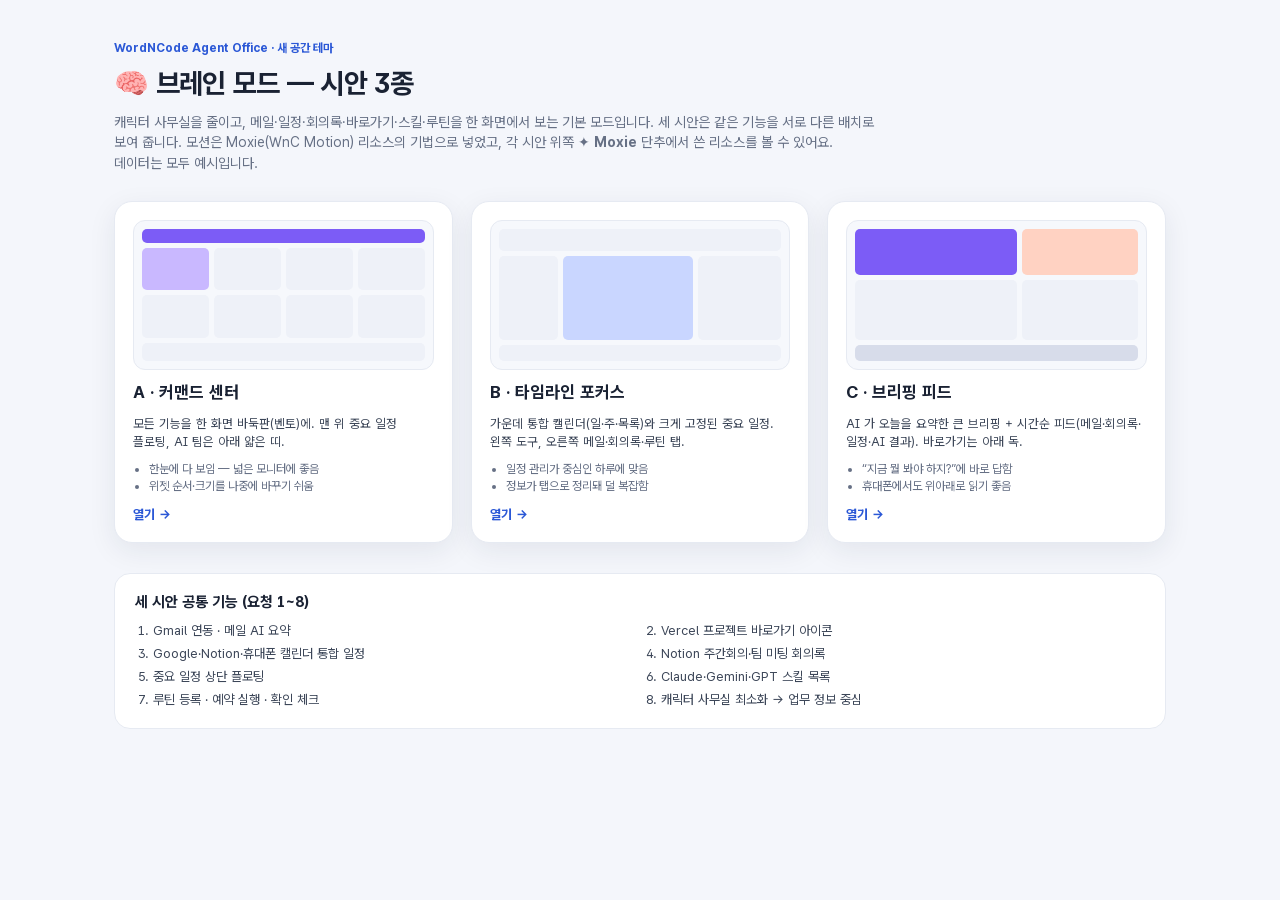
<file: web/brain-preview/index.html>
<!doctype html>
<html lang="ko">
<head>
<meta charset="utf-8">
<meta name="viewport" content="width=device-width, initial-scale=1">
<title>브레인 모드 시안</title>
<link rel="stylesheet" href="../vendor/pretendard-gov/pretendardvariable-gov-dynamic-subset.css">
<link rel="stylesheet" href="brain.css">
<script src="brain-kit.js"></script>
<style>
body { overflow: auto; }
.wrap { max-width: 1100px; margin: 0 auto; padding: 40px 24px 60px; }
.eyebrow { color: var(--accent-text); font-weight: 700; font-size: 12px; }
h1 { font-size: 28px; letter-spacing: -.7px; margin: 6px 0 8px; }
.lead { color: var(--muted); max-width: 760px; word-break: keep-all; font-size: 14px; }
.grid { display: grid; grid-template-columns: repeat(3, minmax(0, 1fr)); gap: 18px; margin-top: 28px; }
.pick { display: flex; flex-direction: column; gap: 10px; padding: 18px; border-radius: 18px; background: var(--panel); border: 1px solid var(--line); box-shadow: var(--shadow); transition: transform .35s var(--spring), box-shadow .3s; }
.pick:hover { transform: translateY(-4px); box-shadow: var(--shadow-lg); }
.pick .thumb { height: 150px; border-radius: 12px; background: var(--panel-2); border: 1px solid var(--line); display: grid; gap: 5px; padding: 8px; }
.pick .thumb i { border-radius: 5px; background: var(--c, var(--panel-3)); }
.pick h2 { font-size: 17px; }
.pick p { font-size: 12.5px; color: var(--text-2); word-break: keep-all; }
.pick ul { padding-left: 16px; font-size: 12px; color: var(--muted); }
.pick .go { margin-top: auto; color: var(--accent-text); font-weight: 700; }
.tA { grid-template-columns: repeat(4, 1fr); grid-template-rows: 14px 1fr 1fr 18px; }
.tB { grid-template-columns: 1fr 2.2fr 1.4fr; grid-template-rows: 22px 1fr 16px; }
.tC { grid-template-columns: 1.4fr 1fr; grid-template-rows: 46px 1fr 16px; }
.common { margin-top: 30px; background: var(--panel); border: 1px solid var(--line); border-radius: 16px; padding: 18px 20px; }
.common h3 { font-size: 15px; margin-bottom: 8px; }
.common ol { padding-left: 18px; display: grid; grid-template-columns: 1fr 1fr; gap: 4px 24px; font-size: 13px; color: var(--text-2); }
@media (max-width: 900px) { .grid, .common ol { grid-template-columns: 1fr; } }
</style>
</head>
<body>
<div class="wrap">
  <p class="eyebrow">WordNCode Agent Office · 새 공간 테마</p>
  <h1>🧠 브레인 모드 — 시안 3종</h1>
  <p class="lead">캐릭터 사무실을 줄이고, 메일·일정·회의록·바로가기·스킬·루틴을 한 화면에서 보는 기본 모드입니다. 세 시안은 같은 기능을 서로 다른 배치로 보여 줍니다. 모션은 Moxie(WnC Motion) 리소스의 기법으로 넣었고, 각 시안 위쪽 <b>✦ Moxie</b> 단추에서 쓴 리소스를 볼 수 있어요. 데이터는 모두 예시입니다.</p>
  <div class="grid">
    <a class="pick" href="a.html"><div class="thumb tA"><i style="--c:#7c5cf6;grid-column:1/5"></i><i style="--c:#c9b8ff"></i><i></i><i></i><i></i><i></i><i></i><i></i><i></i><i style="grid-column:1/5"></i></div>
      <h2>A · 커맨드 센터</h2><p>모든 기능을 한 화면 바둑판(벤토)에. 맨 위 중요 일정 플로팅, AI 팀은 아래 얇은 띠.</p>
      <ul><li>한눈에 다 보임 — 넓은 모니터에 좋음</li><li>위젯 순서·크기를 나중에 바꾸기 쉬움</li></ul><span class="go">열기 →</span></a>
    <a class="pick" href="b.html"><div class="thumb tB"><i style="grid-column:1/4"></i><i></i><i style="--c:#c9d6ff"></i><i></i><i style="grid-column:1/4"></i></div>
      <h2>B · 타임라인 포커스</h2><p>가운데 통합 캘린더(일·주·목록)와 크게 고정된 중요 일정. 왼쪽 도구, 오른쪽 메일·회의록·루틴 탭.</p>
      <ul><li>일정 관리가 중심인 하루에 맞음</li><li>정보가 탭으로 정리돼 덜 복잡함</li></ul><span class="go">열기 →</span></a>
    <a class="pick" href="c.html"><div class="thumb tC"><i style="--c:#7c5cf6"></i><i style="--c:#ffd2c2"></i><i></i><i></i><i style="grid-column:1/3;--c:#d7dcea"></i></div>
      <h2>C · 브리핑 피드</h2><p>AI 가 오늘을 요약한 큰 브리핑 + 시간순 피드(메일·회의록·일정·AI 결과). 바로가기는 아래 독.</p>
      <ul><li>“지금 뭘 봐야 하지?”에 바로 답함</li><li>휴대폰에서도 위아래로 읽기 좋음</li></ul><span class="go">열기 →</span></a>
  </div>
  <section class="common"><h3>세 시안 공통 기능 (요청 1~8)</h3>
    <ol><li>Gmail 연동 · 메일 AI 요약</li><li>Vercel 프로젝트 바로가기 아이콘</li><li>Google·Notion·휴대폰 캘린더 통합 일정</li><li>Notion 주간회의·팀 미팅 회의록</li><li>중요 일정 상단 플로팅</li><li>Claude·Gemini·GPT 스킬 목록</li><li>루틴 등록 · 예약 실행 · 확인 체크</li><li>캐릭터 사무실 최소화 → 업무 정보 중심</li></ol>
  </section>
</div>
</body>
</html>
</file>
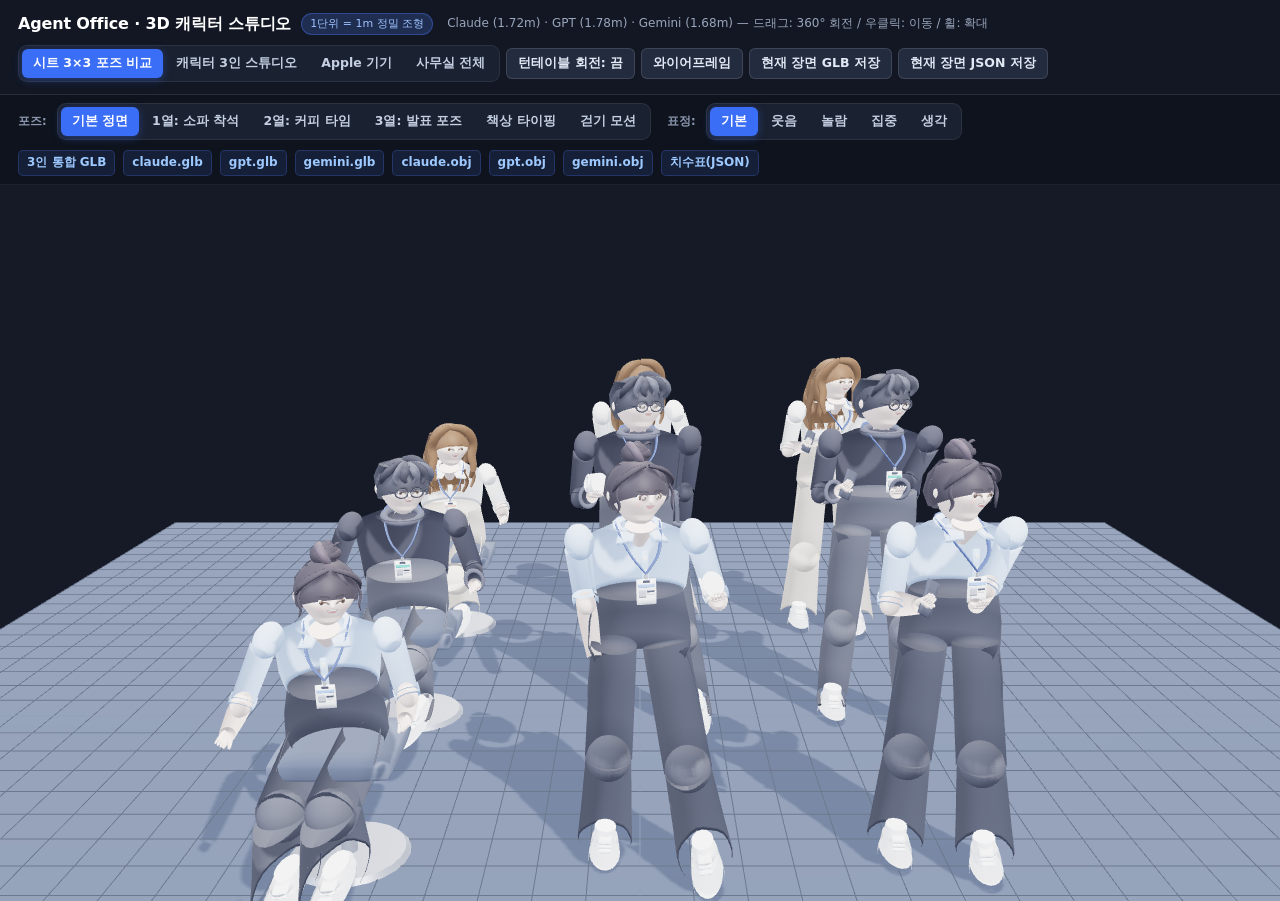
<file: web/assets/3d/index.html>
<!doctype html>
<html lang="ko">
<head>
<meta charset="utf-8">
<meta name="viewport" content="width=device-width,initial-scale=1">
<title>Agent Office · 3D 캐릭터 & 에셋 스튜디오</title>
<style>
  :root { color-scheme: dark; }
  * { box-sizing: border-box; }
  body { margin: 0; background: #111520; color: #eef2f9; font: 14px/1.45 -apple-system, BlinkMacSystemFont, "Pretendard", system-ui, sans-serif; overflow: hidden; }
  header {
    position: relative; z-index: 10; padding: 12px 18px;
    background: rgba(19, 24, 36, 0.92); border-bottom: 1px solid rgba(255,255,255,0.09);
    backdrop-filter: blur(12px); display: flex; flex-wrap: wrap; align-items: center; justify-content: space-between; gap: 10px;
  }
  .brand { display: flex; align-items: center; gap: 10px; }
  .brand b { font-size: 16px; color: #fff; letter-spacing: -0.01em; }
  .badge { font-size: 11px; padding: 2px 8px; border-radius: 999px; background: rgba(79,124,247,0.22); color: #9dc2ff; border: 1px solid rgba(79,124,247,0.4); }
  .sub { font-size: 12px; color: #9aa6bc; margin-left: 4px; }
  .toolbar { display: flex; flex-wrap: wrap; align-items: center; gap: 6px; }
  .seg { display: inline-flex; background: #1a2130; padding: 3px; border-radius: 9px; border: 1px solid rgba(255,255,255,0.08); gap: 2px; }
  button {
    appearance: none; border: 0; background: transparent; color: #c5d0e3; padding: 6px 11px;
    border-radius: 6px; font: 600 12.5px system-ui, sans-serif; cursor: pointer; transition: 0.15s;
  }
  button:hover { color: #fff; background: rgba(255,255,255,0.07); }
  button.active { background: #3b6ef6; color: #fff; box-shadow: 0 2px 8px rgba(59,110,246,0.35); }
  button.action { background: #232c3f; border: 1px solid rgba(255,255,255,0.12); color: #e2e9f5; }
  button.action:hover { background: #2e3a52; }
  .subbar {
    position: relative; z-index: 9; padding: 8px 18px;
    background: rgba(15, 19, 29, 0.86); border-bottom: 1px solid rgba(255,255,255,0.06);
    display: flex; flex-wrap: wrap; align-items: center; justify-content: space-between; gap: 10px; font-size: 12.5px;
  }
  .controls-row { display: flex; flex-wrap: wrap; align-items: center; gap: 8px; }
  .lbl { color: #8c98b0; font-weight: 600; font-size: 11.5px; margin-right: 2px; }
  #links { display: flex; flex-wrap: wrap; align-items: center; gap: 8px; }
  #links a {
    color: #9dc9ff; text-decoration: none; padding: 3px 8px; border-radius: 5px;
    background: rgba(79,124,247,0.12); border: 1px solid rgba(79,124,247,0.25); font-size: 12px; font-weight: 600;
  }
  #links a:hover { background: rgba(79,124,247,0.24); color: #fff; }
  canvas { display: block; outline: none; }
</style>
</head>
<body>
<header>
  <div class="brand">
    <b>Agent Office · 3D 캐릭터 스튜디오</b>
    <span class="badge">1단위 = 1m 정밀 조형</span>
    <span class="sub">Claude (1.72m) · GPT (1.78m) · Gemini (1.68m) — 드래그: 360° 회전 / 우클릭: 이동 / 휠: 확대</span>
  </div>
  <div class="toolbar">
    <div class="seg" id="modeSeg">
      <button data-mode="sheet3x3">시트 3×3 포즈 비교</button>
      <button data-mode="characters">캐릭터 3인 스튜디오</button>
      <button data-mode="apple">Apple 기기</button>
      <button data-mode="office">사무실 전체</button>
    </div>
    <button class="action" id="spinBtn">턴테이블 회전: 끔</button>
    <button class="action" id="wireBtn">와이어프레임</button>
    <button class="action" id="glb">현재 장면 GLB 저장</button>
    <button class="action" id="save">현재 장면 JSON 저장</button>
  </div>
</header>
<div class="subbar">
  <div class="controls-row" id="charControls">
    <span class="lbl">포즈:</span>
    <div class="seg" id="poseSeg">
      <button data-pose="stand" class="active">기본 정면</button>
      <button data-pose="lounge">1열: 소파 착석</button>
      <button data-pose="tea">2열: 커피 타임</button>
      <button data-pose="present">3열: 발표 포즈</button>
      <button data-pose="work">책상 타이핑</button>
      <button data-pose="walk">걷기 모션</button>
    </div>
    <span class="lbl" style="margin-left:8px">표정:</span>
    <div class="seg" id="exprSeg">
      <button data-expr="기본" class="active">기본</button>
      <button data-expr="웃음">웃음</button>
      <button data-expr="놀람">놀람</button>
      <button data-expr="집중">집중</button>
      <button data-expr="생각">생각</button>
    </div>
  </div>
  <div id="links"></div>
</div>

<script src="../../vendor/three.min.js"></script>
<script src="../../vendor/OrbitControls.js"></script>
<script src="../../model-kit.js"></script>
<script src="../../apple-assets.js"></script>
<script src="../../characters.js"></script>
<script src="../../vendor/GLTFExporter.js"></script>
<script src="../../decor.js"></script>
<script>
const scene = new THREE.Scene();
const camera = new THREE.PerspectiveCamera(36, 1, 0.05, 180);
const renderer = new THREE.WebGLRenderer({ antialias: true, preserveDrawingBuffer: true });
renderer.setPixelRatio(Math.min(devicePixelRatio || 1, 2));
renderer.outputEncoding = THREE.sRGBEncoding;
renderer.toneMapping = THREE.ACESFilmicToneMapping;
renderer.toneMappingExposure = 1.04;
renderer.shadowMap.enabled = true;
renderer.shadowMap.type = THREE.PCFSoftShadowMap;
document.body.append(renderer.domElement);

scene.background = new THREE.Color(0x151a26);
if (window.ModelKit) scene.environment = ModelKit.environment(renderer).texture;

const controls = new THREE.OrbitControls(camera, renderer.domElement);
controls.enableDamping = true;
controls.dampingFactor = 0.08;

// 스튜디오 3점 조명 (키 라이트 + 필 라이트 + 림 라이트)
const hemi = new THREE.HemisphereLight(0xf6f8ff, 0x3b4459, 0.82);
scene.add(hemi);
const keyLight = new THREE.DirectionalLight(0xfff8ee, 0.88);
keyLight.position.set(5, 10, 8);
keyLight.castShadow = true;
keyLight.shadow.mapSize.set(2048, 2048);
Object.assign(keyLight.shadow.camera, { left: -6, right: 6, top: 6, bottom: -6, near: 0.5, far: 30 });
keyLight.shadow.normalBias = 0.015;
scene.add(keyLight);

const fillLight = new THREE.DirectionalLight(0xc8dcff, 0.38);
fillLight.position.set(-6, 5, 4);
scene.add(fillLight);

const rimLight = new THREE.DirectionalLight(0xffe7cc, 0.34);
rimLight.position.set(0, 6, -7);
scene.add(rimLight);

const stageHelpers = new THREE.Group();
scene.add(stageHelpers);

let model = null, mode = "sheet3x3", currentPose = "stand", currentExpr = "기본";
let activeRigs = [], spinning = false, wireframe = false, walkClock = 0;
const COLORS = { claude: 0xd97757, gpt: 0x10a37f, gemini: 0x4f7cf7 };

function clearStage() {
  if (model) scene.remove(model);
  while (stageHelpers.children.length) stageHelpers.remove(stageHelpers.children[0]);
  activeRigs = [];
  model = new THREE.Group();
  scene.add(model);
}

function makeStool(x, z) {
  const g = new THREE.Group();
  g.position.set(x, 0, z);
  const cushionMat = new THREE.MeshStandardMaterial({ color: 0x2c3446, roughness: 0.82 });
  const legMat = new THREE.MeshStandardMaterial({ color: 0x6b7488, roughness: 0.4, metalness: 0.5 });
  const seat = new THREE.Mesh(window.ModelKit ? ModelKit.roundedBox(0.46, 0.08, 0.44, 0.025) : new THREE.BoxGeometry(0.46, 0.08, 0.44), cushionMat);
  seat.position.set(0, 0.46, -0.04);
  seat.castShadow = seat.receiveShadow = true;
  g.add(seat);
  const pole = new THREE.Mesh(new THREE.CylinderGeometry(0.026, 0.032, 0.42, 16), legMat);
  pole.position.set(0, 0.21, -0.04);
  g.add(pole);
  const base = new THREE.Mesh(new THREE.CylinderGeometry(0.22, 0.24, 0.02, 24), legMat);
  base.position.set(0, 0.01, -0.04);
  base.receiveShadow = true;
  g.add(base);
  return g;
}

function buildFloor(size = 8) {
  const floor = new THREE.Mesh(
    new THREE.PlaneGeometry(size, size),
    new THREE.MeshStandardMaterial({ color: 0x192030, roughness: 0.88, metalness: 0.05 })
  );
  floor.rotation.x = -Math.PI / 2;
  floor.receiveShadow = true;
  stageHelpers.add(floor);
  const grid = new THREE.GridHelper(size, size * 5, 0x4b5b78, 0x263044);
  grid.position.y = 0.002;
  stageHelpers.add(grid);
}

function applyWireframe(root, on) {
  root.traverse(o => {
    if (o.isMesh && o.material) {
      for (const m of Array.isArray(o.material) ? o.material : [o.material]) m.wireframe = on;
    }
  });
}

function show(next) {
  mode = next;
  location.hash = next;
  clearStage();
  document.querySelectorAll("#modeSeg button").forEach(b => b.classList.toggle("active", b.dataset.mode === next));
  const charCtrl = document.getElementById("charControls");
  charCtrl.style.display = (next === "characters" || next === "sheet3x3") ? "flex" : "none";

  if (next === "office") {
    Decor.build(model, { small: true });
    Decor.theme(true);
    Decor.spots(3).forEach((p, i) => Decor.deskSet(model, {
      ...p.desk, exec: i === 0,
      mats: [new THREE.MeshStandardMaterial({ color: 0x182b40 }), new THREE.MeshStandardMaterial({ color: 0x182b40 })]
    }));
    camera.position.set(32, 26, 32);
    controls.target.set(0, 0, 0);
  } else if (next === "apple") {
    buildFloor(6);
    ["Studio Display", "Mac mini", "Magic Keyboard", "Magic Mouse", "MacBook", "iPad", "Apple TV", "HomePod mini"].forEach((name, i) => {
      const a = AppleAssets.build(name);
      a.group.position.set((i % 4 - 1.5) * 0.85, 0, Math.floor(i / 4) * 0.7);
      model.add(a.group);
    });
    camera.position.set(2.0, 1.8, 2.8);
    controls.target.set(0, 0.25, 0.3);
  } else if (next === "sheet3x3") {
    // 업로드된 3×3 캐릭터 시트와 동일한 3행(Claude / GPT / Gemini) × 3열(소파 착석 / 커피 타임 / 발표 포즈) 3D 배치
    buildFloor(8);
    const names = ["claude", "gpt", "gemini"];
    const poses = ["lounge", "tea", "present"];
    names.forEach((name, row) => {
      poses.forEach((poseName, col) => {
        const rig = Characters.build({ color: COLORS[name] }, name);
        rig.setPose(poseName);
        const x = (col - 1) * 1.15;
        const z = (row - 1) * 1.35;
        rig.group.position.set(x, 0, z);
        model.add(rig.group);
        activeRigs.push({ rig, name, basePose: poseName });
        if (poseName === "lounge") stageHelpers.add(makeStool(x, z));
      });
    });
    camera.position.set(0, 2.35, 5.2);
    controls.target.set(0, 0.92, 0);
  } else {
    // 캐릭터 3인 스튜디오
    buildFloor(6);
    ["claude", "gpt", "gemini"].forEach((name, i) => {
      const rig = Characters.build({ color: COLORS[name] }, name);
      rig.setPose(currentPose === "walk" ? "stand" : currentPose);
      rig.setFace(currentExpr);
      const x = (i - 1) * 1.05;
      rig.group.position.set(x, 0, 0);
      model.add(rig.group);
      activeRigs.push({ rig, name, basePose: currentPose });
      if (currentPose === "lounge" || currentPose === "work") stageHelpers.add(makeStool(x, 0));
    });
    camera.position.set(0, 1.55, 3.35);
    controls.target.set(0, 0.90, 0);
  }

  if (wireframe) applyWireframe(model, true);

  const linkItems = (next === "office")
    ? [`<a href="office.glb" download>office.glb</a>`, `<a href="office.obj" download>office.obj</a>`, `<a href="office.mtl" download>office.mtl</a>`]
    : (next === "apple")
    ? [`<a href="apple.glb" download>apple.glb</a>`, `<a href="apple.obj" download>apple.obj</a>`, `<a href="apple.mtl" download>apple.mtl</a>`]
    : [
        `<a href="characters.glb" download>3인 통합 GLB</a>`,
        `<a href="claude.glb" download>claude.glb</a>`,
        `<a href="gpt.glb" download>gpt.glb</a>`,
        `<a href="gemini.glb" download>gemini.glb</a>`,
        `<a href="claude.obj" download>claude.obj</a>`,
        `<a href="gpt.obj" download>gpt.obj</a>`,
        `<a href="gemini.obj" download>gemini.obj</a>`,
      ];
  document.getElementById("links").innerHTML = linkItems.join("") + `<a href="dimensions.json">치수표(JSON)</a>`;
  controls.update();
}

document.querySelectorAll("#modeSeg button").forEach(b => {
  b.onclick = () => show(b.dataset.mode);
});

document.querySelectorAll("#poseSeg button").forEach(b => {
  b.onclick = () => {
    currentPose = b.dataset.pose;
    document.querySelectorAll("#poseSeg button").forEach(x => x.classList.toggle("active", x === b));
    if (mode === "sheet3x3") {
      show("characters");
    } else {
      show(mode);
    }
  };
});

document.querySelectorAll("#exprSeg button").forEach(b => {
  b.onclick = () => {
    currentExpr = b.dataset.expr;
    document.querySelectorAll("#exprSeg button").forEach(x => x.classList.toggle("active", x === b));
    activeRigs.forEach(({ rig }) => rig.setFace(currentExpr));
  };
});

document.getElementById("spinBtn").onclick = e => {
  spinning = !spinning;
  e.currentTarget.textContent = `턴테이블 회전: ${spinning ? "켬" : "끔"}`;
  e.currentTarget.classList.toggle("active", spinning);
};

document.getElementById("wireBtn").onclick = e => {
  wireframe = !wireframe;
  e.currentTarget.classList.toggle("active", wireframe);
  if (model) applyWireframe(model, wireframe);
};

document.getElementById("glb").onclick = () => new THREE.GLTFExporter().parse(model, data => {
  const url = URL.createObjectURL(new Blob([data], { type: "model/gltf-binary" }));
  const a = document.createElement("a"); a.href = url; a.download = `${mode}.glb`; a.click();
  setTimeout(() => URL.revokeObjectURL(url), 1000);
}, { binary: true });

document.getElementById("save").onclick = () => {
  const url = URL.createObjectURL(new Blob([JSON.stringify(model.toJSON())], { type: "application/json" }));
  const a = document.createElement("a"); a.href = url; a.download = `${mode}.json`; a.click();
  setTimeout(() => URL.revokeObjectURL(url), 1000);
};

function resize() {
  const headerH = document.querySelector("header").offsetHeight + document.querySelector(".subbar").offsetHeight;
  const h = Math.max(240, innerHeight - headerH);
  renderer.setSize(innerWidth, h);
  camera.aspect = innerWidth / h;
  camera.updateProjectionMatrix();
}
addEventListener("resize", resize);

const initialHash = location.hash.slice(1);
show(["sheet3x3", "characters", "office", "apple"].includes(initialHash) ? initialHash : "sheet3x3");
resize();

let lastT = performance.now();
renderer.setAnimationLoop(now => {
  const dt = Math.min(0.05, (now - lastT) / 1000);
  lastT = now;
  walkClock += dt;
  if (spinning && model) model.rotation.y += dt * 0.65;
  if (mode === "characters" && currentPose === "walk") {
    activeRigs.forEach(({ rig }, idx) => {
      const s = Math.sin(walkClock * 6 + idx * 1.2);
      rig.legs[0].rotation.x = s * 0.55;
      rig.legs[1].rotation.x = -s * 0.55;
      rig.knees[0].rotation.x = Math.max(0, s) * 0.65;
      rig.knees[1].rotation.x = Math.max(0, -s) * 0.65;
      rig.arms[0].rotation.x = -s * 0.45;
      rig.arms[1].rotation.x = s * 0.45;
      rig.elbows[0].rotation.x = -0.25 - Math.max(0, -s) * 0.25;
      rig.elbows[1].rotation.x = -0.25 - Math.max(0, s) * 0.25;
    });
  }
  controls.update();
  renderer.render(scene, camera);
});
</script>
</body>
</html>
</file>
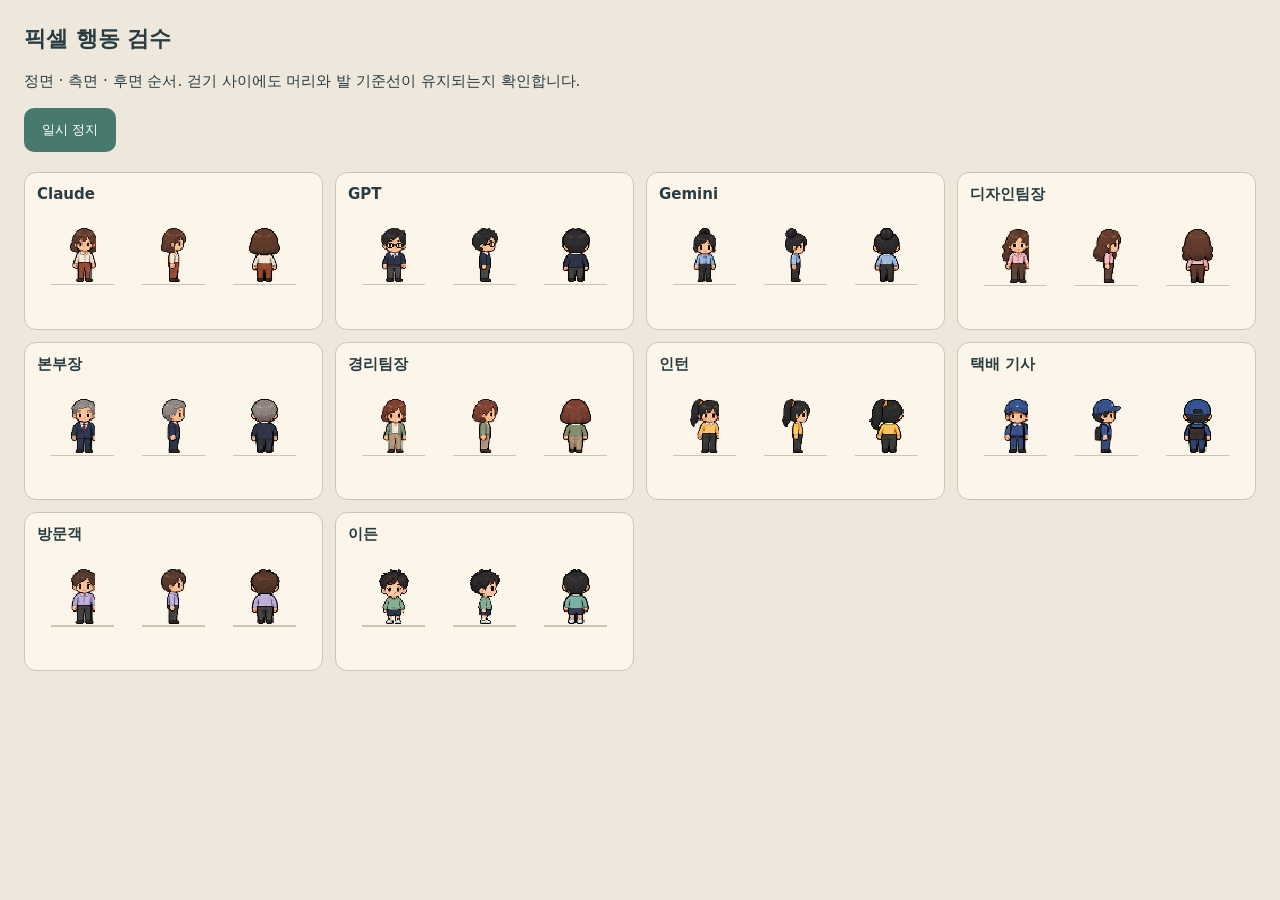
<file: previews/pixel-motion.html>
<!doctype html><html lang="ko"><meta charset="utf-8"><meta name="viewport" content="width=device-width,initial-scale=1"><title>픽셀 행동 검수</title>
<style>body{margin:24px;background:#eee8dc;color:#293c42;font:15px system-ui}h1{font-size:22px}button{min-height:44px;padding:0 18px;background:#477a6d;color:white;border:0;border-radius:10px}main{display:grid;grid-template-columns:repeat(auto-fit,minmax(260px,1fr));gap:12px;margin-top:20px}article{background:#fbf6e9;border:1px solid #c9c6b3;border-radius:12px;padding:12px}canvas{width:100%;image-rendering:pixelated}p{line-height:1.6}</style>
<h1>픽셀 행동 검수</h1><p>정면 · 측면 · 후면 순서. 걷기 사이에도 머리와 발 기준선이 유지되는지 확인합니다.</p><button id="toggle">일시 정지</button><main></main>
<script src="../web/pixel/v3/assets.js"></script><script>
const labels={claude:'Claude',gpt:'GPT',gemini:'Gemini',design:'디자인팀장',head:'본부장',finance:'경리팀장',intern:'인턴',courier:'택배 기사',visitor:'방문객',eden:'이든'},items=[];let playing=true,elapsed=0,last=performance.now();
for(const[id,a]of Object.entries(PIXEL_ASSETS_V3.characters)){const card=document.createElement('article'),title=document.createElement('strong'),cv=document.createElement('canvas'),im=new Image();title.textContent=labels[id];cv.width=240;cv.height=96;im.src='../web/'+a.src;card.append(title,cv);document.querySelector('main').append(card);items.push({a,im,cv});}
document.querySelector('#toggle').onclick=e=>{playing=!playing;e.target.textContent=playing?'일시 정지':'재생';};
function render(t){if(playing)elapsed+=Math.min(100,t-last);last=t;const phase=[0,2,1,2][Math.floor(elapsed/180)%4];for(const{a,im,cv}of items){const c=cv.getContext('2d');c.imageSmoothingEnabled=false;c.clearRect(0,0,240,96);for(const[slot,dir]of ['front','side','back'].entries()){const f=a.frames[phase===2?'stand.'+dir:'walk.'+dir+'.'+phase];if(im.complete&&im.naturalWidth)c.drawImage(im,f.x,f.y,f.w,f.h,slot*80+40-f.w/2,70-f.h,f.w,f.h);c.fillStyle='#c9c6b3';c.fillRect(slot*80+12,71,56,1);}}requestAnimationFrame(render);}requestAnimationFrame(render);
</script></html>
</file>
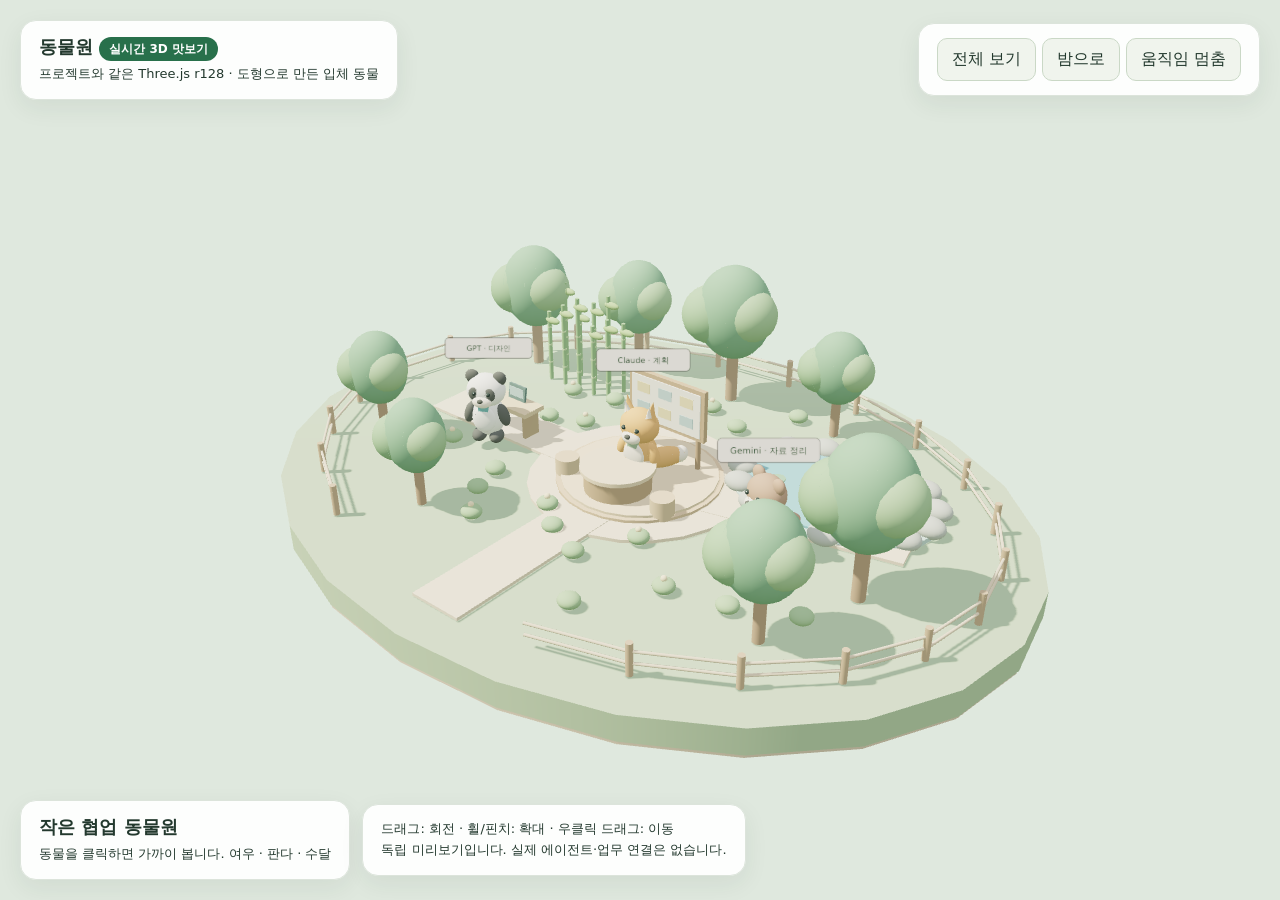
<file: previews/zoo-3d.html>
<!doctype html>
<html lang="ko"><meta charset="utf-8"><meta name="viewport" content="width=device-width,initial-scale=1"><title>동물원 · 실제 3D 미리보기</title>
<style>*{box-sizing:border-box}body{margin:0;background:#dfe8de;font-family:system-ui,sans-serif;color:#23392e}canvas{display:block;width:100%;height:100%}#scene{height:100dvh;min-height:450px}.top,.bottom{position:absolute;left:20px;right:20px;display:flex;gap:12px;align-items:center;flex-wrap:wrap;pointer-events:none}.top{top:20px}.bottom{bottom:20px}.panel{background:#fffffff0;border:1px solid #dce4db;border-radius:16px;padding:14px 18px;box-shadow:0 8px 25px #23392e12;pointer-events:auto}h1{font-size:18px;margin:0 0 5px}p{font-size:13px;margin:0;line-height:1.6}button{background:#f0f4ed;color:#23392e;border:1px solid #cad8c6;padding:10px 14px;border-radius:10px;font:inherit;cursor:pointer}button:focus-visible{outline:3px solid #3b875c}.actions{margin-left:auto;display:flex;gap:6px;flex-wrap:wrap}.tag{background:#28704b;color:white;border-radius:20px;padding:5px 10px;font-size:12px}#detail{max-width:410px}#error{position:absolute;top:45%;left:10%;right:10%;background:white;padding:24px;display:none}@media(max-width:600px){.top,.bottom{left:10px;right:10px}.panel{padding:10px 12px}.actions{margin-left:0}.bottom p{font-size:12px}.top h1{font-size:16px}}</style>
<div id="scene"></div><div class="top"><div class="panel"><h1>동물원 <span class="tag">실시간 3D 맛보기</span></h1><p>프로젝트와 같은 Three.js r128 · 도형으로 만든 입체 동물</p></div><div class="panel actions"><button id="home">전체 보기</button><button id="light">밤으로</button><button id="motion">움직임 멈춤</button></div></div><div class="bottom"><div class="panel" id="detail"><h1 id="name">작은 협업 동물원</h1><p id="desc">동물을 클릭하면 가까이 봅니다. 여우 · 판다 · 수달</p></div><div class="panel"><p>드래그: 회전 · 휠/핀치: 확대 · 우클릭 드래그: 이동<br>독립 미리보기입니다. 실제 에이전트·업무 연결은 없습니다.</p></div></div><div id="error" role="alert"></div>
<script src="../web/vendor/three.min.js"></script><script src="../web/vendor/OrbitControls.js"></script>
<script>
'use strict';
try {
const T=THREE, scene=new T.Scene();scene.background=new T.Color(0xdfe8de);scene.fog=new T.Fog(0xdfe8de,34,68);
const camera=new T.PerspectiveCamera(innerWidth<600?65:42,innerWidth/innerHeight,.1,100);camera.position.set(19,18,23);
const renderer=new T.WebGLRenderer({antialias:true});renderer.setPixelRatio(Math.min(devicePixelRatio,2));renderer.setSize(innerWidth,innerHeight);renderer.shadowMap.enabled=true;renderer.shadowMap.type=T.PCFSoftShadowMap;renderer.outputEncoding=T.sRGBEncoding;renderer.toneMapping=T.ACESFilmicToneMapping;renderer.toneMappingExposure=.8;document.getElementById('scene').appendChild(renderer.domElement);
const controls=new T.OrbitControls(camera,renderer.domElement);controls.target.set(0,1,0);controls.enableDamping=true;controls.minDistance=5;controls.maxDistance=40;controls.maxPolarAngle=Math.PI*.48;
const hemi=new T.HemisphereLight(0xeaf5ff,0x72885d,.85);scene.add(hemi);const sun=new T.DirectionalLight(0xffe8bd,1.3);sun.position.set(-12,23,12);sun.castShadow=true;sun.shadow.mapSize.set(2048,2048);Object.assign(sun.shadow.camera,{left:-18,right:18,top:18,bottom:-18,near:1,far:60});sun.shadow.normalBias=.04;scene.add(sun);
const mats={};function mat(c){return mats[c]||(mats[c]=new T.MeshStandardMaterial({color:c,roughness:.85}));}
function mesh(g,c,parent,x=0,y=0,z=0){const m=new T.Mesh(g,mat(c));m.position.set(x,y,z);m.castShadow=true;m.receiveShadow=true;parent.add(m);return m;}
function ball(p,c,x,y,z,sx,sy=sx,sz=sx){const m=mesh(new T.SphereGeometry(1,20,14),c,p,x,y,z);m.scale.set(sx,sy,sz);return m;}
function box(p,c,x,y,z,w,h,d){return mesh(new T.BoxGeometry(w,h,d),c,p,x,y,z);}
function cyl(p,c,x,y,z,r,h,r2=r){return mesh(new T.CylinderGeometry(r2,r,h,24),c,p,x,y,z);}
function beam(p,c,a,b,r){const v=new T.Vector3(...a),w=new T.Vector3(...b),d=w.clone().sub(v);const m=cyl(p,c,...v.clone().add(w).multiplyScalar(.5).toArray(),r,d.length());m.quaternion.setFromUnitVectors(new T.Vector3(0,1,0),d.normalize());return m;}
const ground=cyl(scene,0x7b9d66,0,-.45,0,12,.8);ground.scale.z=.78;cyl(scene,0xb89a74,0,-.89,0,11.95,.15).scale.z=.78;
// Circular plaza and paths are actual meshes.
cyl(scene,0xd9bd8d,0,.015,0,3.35,.1);cyl(scene,0xb98e5f,0,.09,0,2.5,.12);cyl(scene,0xd6ae79,0,.17,0,2.35,.1);
for(const [x,z,a,l] of [[-4.7,0,Math.PI/2,7],[4.6,-1,1.8,7],[0,5.1,0,6]]){const m=box(scene,0xd9bd8d,x,.035,z,1.65,.09,l);m.rotation.y=a;}
const pond=cyl(scene,0x8fbaa7,5,.03,-2.8,3.2,.16);pond.scale.z=.75;const water=cyl(scene,0x56aeb8,5,.13,-2.8,2.85,.07);water.scale.z=.73;water.material=new T.MeshStandardMaterial({color:0x56aeb8,roughness:.28,metalness:.15});
for(let i=0;i<15;i++){const a=i/15*Math.PI*2;ball(scene,0x939a8a,5+3*Math.cos(a),.22,-2.8+2.25*Math.sin(a),.48,.3,.38);}
for(let i=0;i<5;i++){const a=i*1.4;cyl(scene,0x538958,5+Math.cos(a)*1.8,.19,-2.8+Math.sin(a)*1.3,.24,.04);}
function tree(x,z,s=1){const g=new T.Group();scene.add(g);g.position.set(x,0,z);g.scale.setScalar(s);cyl(g,0x866444,0,1.1,0,.16,2.2);ball(g,0x4b8051,0,2.6,0,1.05,1.3,1);ball(g,0x6a9859,.6,2.7,.1,.72);ball(g,0x5a8c50,-.55,2.5,.3,.8);}
for(const [x,z,s] of [[-8,-4,1.1],[-5,-6,1],[-1,-6,1.2],[3,-6,.9],[8,1,1.2],[7,4,1],[-8,3,.9],[-4,5,.85]])tree(x,z,s);
for(let i=0;i<10;i++){const x=-6.7+(i%5)*.65,z=-3.3-Math.floor(i/5)*.8,h=2.5+(i%3)*.4;cyl(scene,0x5a8c48,x,h/2,z,.07,h);for(let j=1;j<4;j++)cyl(scene,0x91b967,x,j*.65,z,.085,.05);ball(scene,0x709b48,x+.15,h-.3,z,.3,.12,.12);}
// Perimeter posts and two rail levels.
for(let i=0;i<25;i++){const a=i/24*Math.PI*2,b=(i+1)/24*Math.PI*2;if(a>1.15&&a<1.95)continue;const x=10.8*Math.cos(a),z=8*Math.sin(a);cyl(scene,0x9c7851,x,.48,z,.095,.95);if(i<24)for(const y of [.35,.7])beam(scene,0xc7aa7d,[x,y,z],[10.8*Math.cos(b),y,8*Math.sin(b)],.04);}
function label(text,x,y,z){const c=document.createElement('canvas');c.width=512;c.height=128;const ctx=c.getContext('2d');ctx.fillStyle='#fff9e9';ctx.beginPath();ctx.roundRect(4,4,504,120,24);ctx.fill();ctx.fillStyle='#294632';ctx.font='500 43px system-ui';ctx.textAlign='center';ctx.fillText(text,256,80);const tx=new T.CanvasTexture(c);tx.encoding=T.sRGBEncoding;const s=new T.Sprite(new T.SpriteMaterial({map:tx,depthTest:true}));s.position.set(x,y,z);s.scale.set(2.65,.66,1);scene.add(s);return s;}
// Work props, central planning board and stools.
for(const x of [-1.15,1.15])cyl(scene,0x886342,x,1.2,-1.3,.08,2.4);
box(scene,0x946f48,0,2,-1.3,2.8,1.65,.16);box(scene,0xeee6cb,0,2,-1.19,2.55,1.4,.04);
for(let i=0;i<6;i++)box(scene,i%2?0x80a8a0:0xd2b56c,-.8+(i%3)*.8,2.35-Math.floor(i/3)*.62,-1.15,.48,.32,.025);
cyl(scene,0x916d47,0,.45,1,1,.8);cyl(scene,0xd4b07c,0,.9,1,1.12,.12);for(const x of [-1.8,1.8])cyl(scene,0xba9364,x,.34,1.2,.36,.65);
function table(x,z){for(const dx of [-.7,.7])box(scene,0x95744b,x+dx,.48,z,.12,.9,.6);box(scene,0xc5a16c,x,.95,z,1.8,.14,.85);const screen=box(scene,0x344e45,x,1.28,z-.2,.7,.48,.07);screen.rotation.x=-.18;box(scene,0x8db6aa,x,1.28,z-.15,.59,.36,.02);}
table(-5,.2);label('GPT · 디자인',-5,3.2,1.1);label('Claude · 계획',.2,4,.1);label('Gemini · 자료 정리',5,3.2,.9);
const animals=[];
function animal(kind,x,z){const g=new T.Group();scene.add(g);g.position.set(x,.1,z);const body=new T.Group();g.add(body);const orange=0xd98039,cream=0xf2dec0,dark=0x30332e,brown=0x8d6247;const c=kind==='fox'?orange:kind==='panda'?0xf2eee0:brown;
ball(body,c,0,.92,0,.53,.68,.43);ball(body,kind==='panda'?c:cream,0,.94,.34,.36,.43,.13);ball(body,c,0,1.8,.04,.61,.53,.49);
for(const s of [-1,1]){ball(body,kind==='panda'?dark:c,s*.28,.28,.13,.22,.2,.31);const arm=ball(body,kind==='panda'?dark:c,s*.53,1.02,.1,.18,.37,.19);arm.rotation.z=s*.3;
if(kind==='fox'){const e=mesh(new T.ConeGeometry(.23,.6,4),orange,body,s*.4,2.37,.01);e.rotation.z=-s*.2;const inn=mesh(new T.ConeGeometry(.12,.35,3),cream,body,s*.4,2.38,.16);inn.rotation.z=-s*.2;}else ball(body,kind==='panda'?dark:brown,s*.43,2.2,0,.22,.22,.14);
if(kind==='panda')ball(body,dark,s*.24,1.83,.444,.18,.21,.07);ball(body,0x171f1b,s*.23,1.87,.505,.065);ball(body,0xffffff,s*.21,1.9,.552,.018);}
ball(body,cream,0,1.59,.47,.31,.2,.18);ball(body,0x292c26,0,1.68,.64,.09,.065,.07);
if(kind!=='panda'){const tail=ball(body,c,kind==='fox'?.45:0,.65,-.48,.26,.32,kind==='fox'?.72:.65);tail.rotation.y=kind==='fox'?-.65:0;if(kind==='fox')ball(body,cream,.76,.65,-.95,.22,.25,.27);}
box(body,kind==='fox'?0x68865b:kind==='panda'?0x3c8781:0xc6a05b,0,1.32,.36,.31,.16,.15);
g.userData={kind,body,baseY:.1};g.traverse(o=>{if(o.isMesh)o.userData.animal=g});animals.push(g);return g;}
const fox=animal('fox',.1,.1),panda=animal('panda',-5,1.3),otter=animal('otter',5,.8);panda.rotation.y=.35;otter.rotation.y=-.4;
box(otter,0xe7d8ad,0,.92,.62,.75,.09,.45).rotation.x=.2;
// Small flowers and stones, all geometry.
for(let i=0;i<35;i++){const a=i*2.399,r=4+(i%6)*.85,x=Math.cos(a)*r,z=Math.sin(a)*r*.75;if(Math.abs(z)<1||x>2&&z<0)continue;ball(scene,0x689455,x,.18,z,.32,.2,.3);if(i%3===0)ball(scene,0xe7ca85,x,.4,z,.09);}
let paused=matchMedia('(prefers-reduced-motion: reduce)').matches,night=false,selected=null;const clock=new T.Clock();
document.getElementById('motion').textContent=paused?'움직임 재생':'움직임 멈춤';
document.getElementById('motion').onclick=()=>{paused=!paused;document.getElementById('motion').textContent=paused?'움직임 재생':'움직임 멈춤'};
document.getElementById('light').onclick=()=>{night=!night;const c=night?0x192c3e:0xdfe8de;scene.background.setHex(c);scene.fog.color.setHex(c);hemi.intensity=night?.4:.85;sun.intensity=night?.45:1.3;sun.color.setHex(night?0xaec9ff:0xffe8bd);document.getElementById('light').textContent=night?'낮으로':'밤으로'};
document.getElementById('home').onclick=()=>{camera.position.set(19,18,23);controls.target.set(0,1,0);selected=null};
const ray=new T.Raycaster(),pointer=new T.Vector2();let down=null;
renderer.domElement.addEventListener('pointerdown',e=>{down=[e.clientX,e.clientY]});renderer.domElement.addEventListener('pointerup',e=>{if(!down||Math.hypot(e.clientX-down[0],e.clientY-down[1])>6)return;pointer.set(e.clientX/innerWidth*2-1,-e.clientY/innerHeight*2+1);ray.setFromCamera(pointer,camera);const hit=ray.intersectObjects(animals,true)[0];if(!hit)return;selected=hit.object.userData.animal;const p=selected.position;controls.target.set(p.x,1.3,p.z);camera.position.set(p.x+4,3.6,p.z+6);const titles={fox:['Claude · 여우','중앙 광장에서 계획을 세우는 팀장'],panda:['GPT · 판다','대나무 작업실의 디자이너'],otter:['Gemini · 수달','연못 옆에서 자료를 정리하는 지원 담당']};document.getElementById('name').textContent=titles[selected.userData.kind][0];document.getElementById('desc').textContent=titles[selected.userData.kind][1]+' · 회전해 뒷모습도 확인하세요.';});
addEventListener('resize',()=>{camera.aspect=innerWidth/innerHeight;camera.fov=innerWidth<600?65:42;camera.updateProjectionMatrix();renderer.setSize(innerWidth,innerHeight)});
function frame(){requestAnimationFrame(frame);const dt=Math.min(clock.getDelta(),.05);if(!document.hidden&&!paused){for(let i=0;i<animals.length;i++){const a=animals[i];a.userData.t=(a.userData.t||0)+dt;a.userData.body.position.y=Math.sin(a.userData.t*2+i)*.025;a.userData.body.rotation.y=Math.sin(a.userData.t*.6+i)*.12;}water.position.y=.13+Math.sin(clock.elapsedTime)*.015;}controls.update();renderer.render(scene,camera);}frame();window.ZOO_PREVIEW={scene,camera,renderer,animals};
}catch(e){document.getElementById('error').style.display='block';document.getElementById('error').textContent='3D 미리보기를 열지 못했습니다: '+e.message;console.error(e);}
</script></html>
</file>
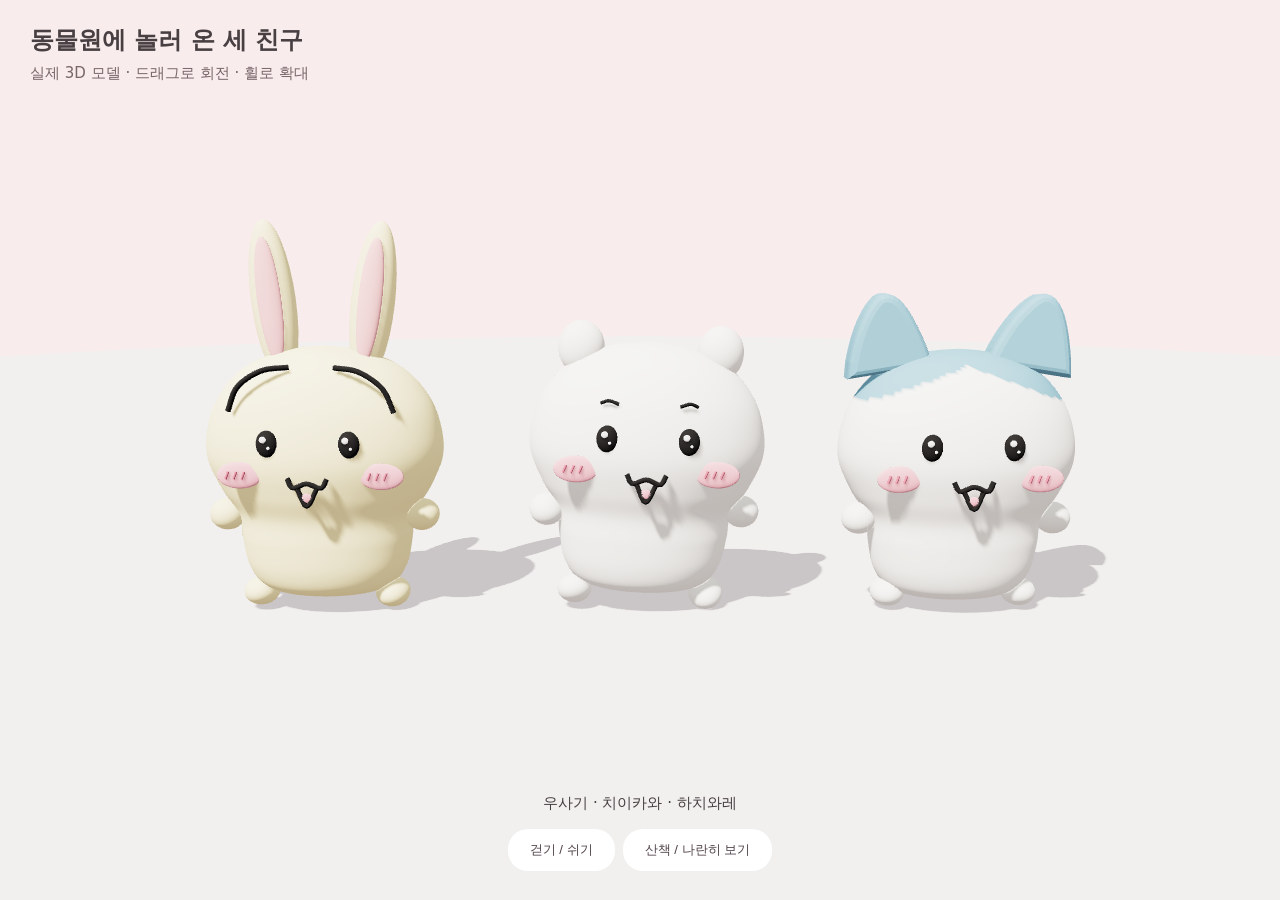
<file: previews/zoo-friends.html>
<!doctype html><html lang="ko"><meta charset="utf-8"><meta name="viewport" content="width=device-width,initial-scale=1"><title>동물원 친구들 · 3D 에셋</title><style>body{margin:0;background:#f9ecec;font:15px system-ui;color:#473f42}canvas{display:block}header{position:absolute;top:24px;left:30px}h1{font-size:24px;margin:0 0 8px}p{margin:0;color:#78656a}footer{position:absolute;bottom:25px;left:0;right:0;text-align:center}button{border:0;border-radius:20px;background:#fff;padding:12px 22px;margin:4px;color:#51444a;cursor:pointer}.names{margin:12px}</style><header><h1>동물원에 놀러 온 세 친구</h1><p>실제 3D 모델 · 드래그로 회전 · 휠로 확대</p></header><footer><div class="names">우사기 · 치이카와 · 하치와레</div><button id="walk">걷기 / 쉬기</button><button id="roam">산책 / 나란히 보기</button></footer><script src="../web/vendor/three.min.js"></script><script src="../web/vendor/OrbitControls.js"></script><script src="../web/zoo-friends.js"></script><script>
const renderer=new THREE.WebGLRenderer({antialias:true});renderer.setPixelRatio(Math.min(devicePixelRatio,2));renderer.setSize(innerWidth,innerHeight);renderer.shadowMap.enabled=true;renderer.shadowMap.type=THREE.PCFSoftShadowMap;renderer.outputEncoding=THREE.sRGBEncoding;renderer.toneMapping=THREE.ACESFilmicToneMapping;renderer.toneMappingExposure=.9;document.body.append(renderer.domElement);
const scene=new THREE.Scene();scene.background=new THREE.Color(0xf9ecec);const camera=new THREE.PerspectiveCamera(36,innerWidth/innerHeight,.1,100);camera.position.set(0,2.8,Math.max(9.5,11/camera.aspect));const controls=new THREE.OrbitControls(camera,renderer.domElement);controls.target.set(0,1.1,0);controls.enableDamping=true;controls.maxPolarAngle=Math.PI*.49;controls.minDistance=4;controls.maxDistance=20;
scene.add(new THREE.HemisphereLight(0xffffff,0xb6a3a3,.65));const sun=new THREE.DirectionalLight(0xfff4e4,2.1);sun.position.set(-3,7,5);sun.castShadow=true;sun.shadow.mapSize.set(2048,2048);Object.assign(sun.shadow.camera,{left:-8,right:8,top:8,bottom:-8});scene.add(sun);
const ground=new THREE.Mesh(new THREE.CircleGeometry(20,64),new THREE.MeshStandardMaterial({color:0xf3dfe1,roughness:1}));ground.rotation.x=-Math.PI/2;ground.receiveShadow=true;ground.position.y=-.015;scene.add(ground);
const friends=ZooFriends.kinds.map((k,i)=>{const r=ZooFriends.build(k);r.group.position.x=(i-1)*2.2;scene.add(r.group);return r;});let walking=true,roam=false,time=0,last=performance.now();const reduced=matchMedia('(prefers-reduced-motion: reduce)');walking=!reduced.matches;document.getElementById('walk').onclick=()=>walking=!walking;document.getElementById('roam').onclick=()=>{roam=!roam;if(!roam)friends.forEach((r,i)=>{r.group.position.set((i-1)*2.2,0,0);r.group.rotation.y=0;});};
function frame(now){requestAnimationFrame(frame);const dt=Math.min(.05,(now-last)/1000);last=now;if(!document.hidden)time+=dt;friends.forEach((r,i)=>{r.animate(time+i*.6,walking);if(roam&&walking){const a=time*.3+i*2.094;r.group.position.set(Math.cos(a)*2.5,0,Math.sin(a)*1.5);r.group.rotation.y=Math.atan2(-2.5*Math.sin(a),1.5*Math.cos(a));}});controls.update();renderer.render(scene,camera);}requestAnimationFrame(frame);onresize=()=>{camera.aspect=innerWidth/innerHeight;camera.position.z=Math.max(9.5,11/camera.aspect);camera.updateProjectionMatrix();renderer.setSize(innerWidth,innerHeight);};
</script></html>
</file>
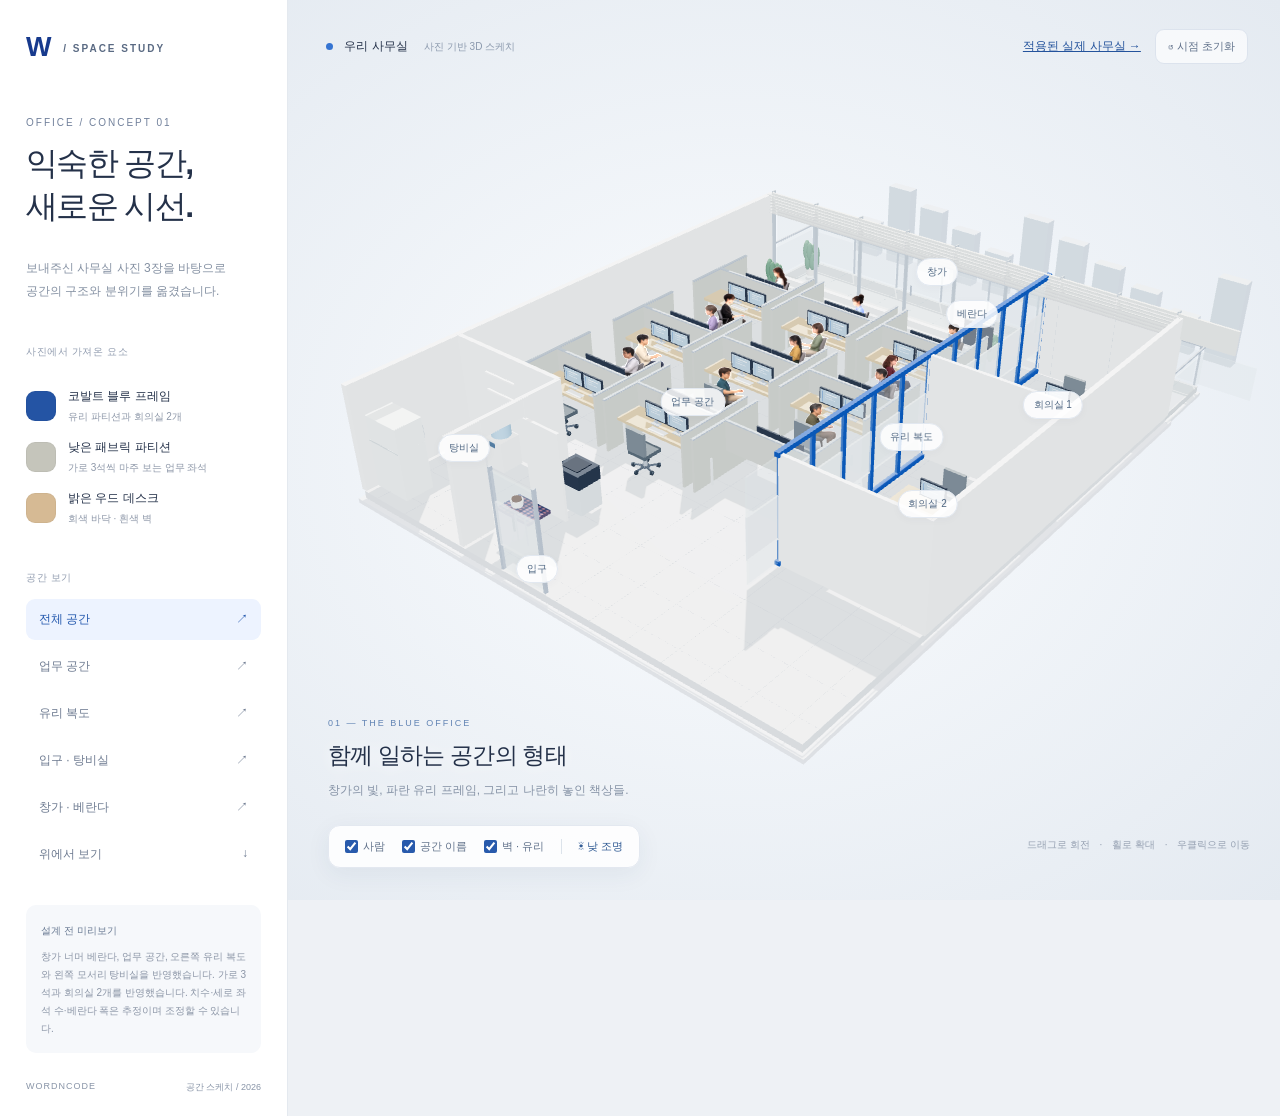
<file: web/office-photo-preview.html>
<!doctype html>
<html lang="ko"><head><meta charset="utf-8"><meta name="viewport" content="width=device-width,initial-scale=1"><title>사진으로 그린 우리 사무실 · 공간 미리보기</title><link rel="stylesheet" href="office-preview/preview.css"></head>
<body><aside><a class="brand" href="/">W<span> / SPACE STUDY</span></a><div class="eyebrow">OFFICE / CONCEPT 01</div><h1>익숙한 공간,<br>새로운 시선.</h1><p class="intro">보내주신 사무실 사진 3장을 바탕으로<br>공간의 구조와 분위기를 옮겼습니다.</p><div class="section-title">사진에서 가져온 요소</div><div class="materials"><div><i class="blue"></i><span>코발트 블루 프레임<small>유리 파티션과 회의실 2개</small></span></div><div><i class="gray"></i><span>낮은 패브릭 파티션<small>가로 3석씩 마주 보는 업무 좌석</small></span></div><div><i class="wood"></i><span>밝은 우드 데스크<small>회색 바닥 · 흰색 벽</small></span></div></div><div class="section-title">공간 보기</div><div class="views"><button class="active" data-view="whole">전체 공간 <span>↗</span></button><button data-view="work">업무 공간 <span>↗</span></button><button data-view="corridor">유리 복도 <span>↗</span></button><button data-view="entry">입구 · 탕비실 <span>↗</span></button><button data-view="balcony">창가 · 베란다 <span>↗</span></button><button data-view="plan">위에서 보기 <span>↓</span></button></div><div class="notice"><span>설계 전 미리보기</span><p>창가 너머 베란다, 업무 공간, 오른쪽 유리 복도와 왼쪽 모서리 탕비실을 반영했습니다. 가로 3석과 회의실 2개를 반영했습니다. 치수·세로 좌석 수·베란다 폭은 추정이며 조정할 수 있습니다.</p></div><footer>WORDNCODE <span>공간 스케치 / 2026</span></footer></aside>
<main><header><div><span class="status-dot"></span> 우리 사무실 <span class="tag">사진 기반 3D 스케치</span></div><a href="/" style="margin-left:auto;margin-right:14px;color:#24539c">적용된 실제 사무실 →</a><button id="reset" title="처음 시점으로">↺ <span>시점 초기화</span></button></header><div id="scene" aria-label="드래그로 회전하고 스크롤로 확대하는 사무실 3D 미리보기"></div><div class="caption"><span>01 — THE BLUE OFFICE</span><h2 id="viewTitle">함께 일하는 공간의 형태</h2><p id="viewDesc">창가의 빛, 파란 유리 프레임, 그리고 나란히 놓인 책상들.</p></div><div class="toolbar"><label><input id="people" type="checkbox" checked> 사람</label><label><input id="labels" type="checkbox" checked> 공간 이름</label><label><input id="walls" type="checkbox" checked> 벽 · 유리</label><button id="light" aria-pressed="false">☀ 낮 조명</button></div><div class="help">드래그로 회전 <b>·</b> 휠로 확대 <b>·</b> 우클릭으로 이동</div><div id="roomLabels"></div><div id="fallback" hidden>3D 화면을 시작하지 못했습니다. WebGL을 지원하는 브라우저에서 열어주세요.</div></main>
<script src="vendor/three.min.js"></script><script src="vendor/OrbitControls.js"></script><script src="sprites/sprites.js"></script><script src="sprites/work-seated.js"></script><script src="sprites/office-life.js"></script><script src="sprites/people.js"></script><script src="sprite-chars.js"></script><script src="office-preview/preview.js"></script></body></html>
</file>
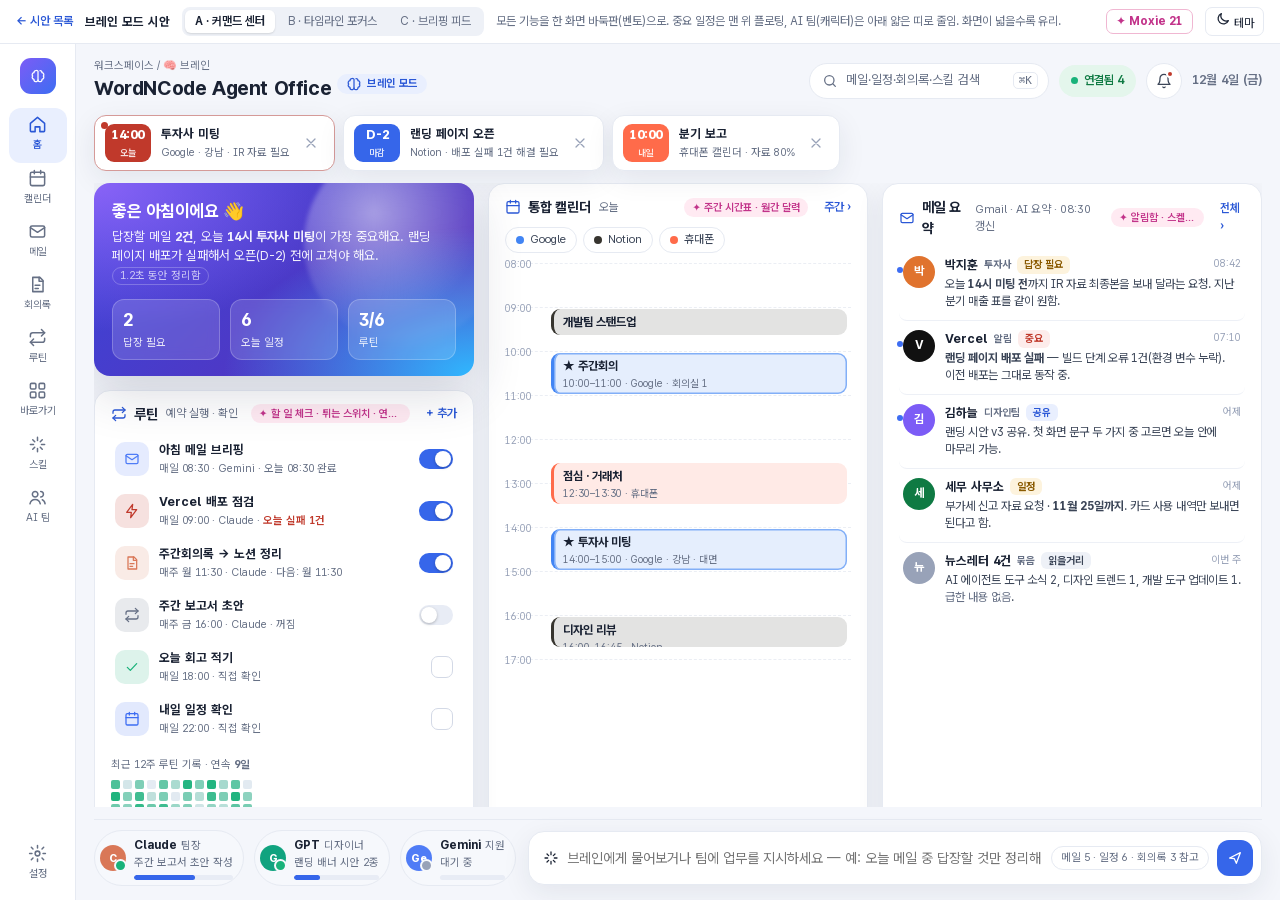
<file: web/brain-preview/a.html>
<!doctype html>
<html lang="ko">
<head>
<meta charset="utf-8">
<meta name="viewport" content="width=device-width, initial-scale=1">
<title>브레인 모드 시안 A · 커맨드 센터</title>
<link rel="stylesheet" href="../vendor/pretendard-gov/pretendardvariable-gov-dynamic-subset.css">
<link rel="stylesheet" href="brain.css">
<script src="brain-kit.js"></script>
<style>
/* A · 커맨드 센터: 한 화면에 모든 위젯을 바둑판(벤토)으로. 캐릭터 사무실은 아래 'AI 팀' 띠로 줄인다 */
body { display: flex; flex-direction: column; overflow: hidden; }
.shell { flex: 1; min-height: 0; display: grid; grid-template-columns: 76px minmax(0, 1fr); }
.main { min-height: 0; display: flex; flex-direction: column; gap: 12px; padding: 14px 18px 0; }
.content { flex: 1; min-height: 0; overflow: auto; padding-bottom: 14px; scrollbar-width: thin; }
.bento { display: grid; grid-template-columns: repeat(12, minmax(0, 1fr)); gap: 14px; }
.c-brief { grid-column: 1 / 5; }
.c-day { grid-column: 5 / 9; grid-row: span 2; }
.c-mail { grid-column: 9 / 13; grid-row: span 2; }
.c-rt { grid-column: 1 / 5; }
.c-meet { grid-column: 1 / 6; }
.c-apps { grid-column: 6 / 9; }
.c-skill { grid-column: 9 / 13; }
.c-day .body { max-height: 470px; overflow: auto; }
.brief { padding: 16px 18px; }
.brief h2 { font-size: 17px; }
.brief .kpi { min-width: 0; flex: 1; padding: 7px 10px; }
.brief .kpi b { font-size: 18px; }
.foot { display: flex; align-items: center; gap: 12px; padding: 10px 0 14px; border-top: 1px solid var(--line); }
.foot .team-mini { flex: none; }
.foot .command { flex: 1; }
@media (max-width: 1200px) { .c-brief, .c-rt { grid-column: 1 / 7; } .c-day { grid-column: 7 / 13; } .c-mail { grid-column: 1 / 13; grid-row: auto; } .c-meet { grid-column: 1 / 13; } .c-apps, .c-skill { grid-column: span 6; } .foot { flex-direction: column; align-items: stretch; } }
@media (max-width: 760px) { .shell { grid-template-columns: minmax(0, 1fr); } .main { padding: 10px 12px 0; } .topbar .crumb b { font-size: 16px; } .topbar > span.muted, .iconbtn { display: none; } .rail { display: none; } .bento > * { grid-column: 1 / -1 !important; } .search, .conn { display: none; } .float-strip { overflow-x: auto; } .fl { flex: none; } }
</style>
</head>
<body>
<div class="shell">
  <script>document.write(Brain.rail("home"))</script>
  <main class="main">
    <script>document.write(Brain.topbar())</script>
    <div id="floats"></div>
    <div class="content">
      <div class="bento">
        <section class="c-brief rise"><div class="brief"><span class="orb"></span>
          <h2>좋은 아침이에요 👋</h2>
          <p>답장할 메일 <b>2건</b>, 오늘 <b>14시 투자사 미팅</b>이 가장 중요해요. 랜딩 페이지 배포가 실패해서 오픈(D-2) 전에 고쳐야 해요.</p>
          <div class="kpis"><div class="kpi"><b>2</b><span>답장 필요</span></div><div class="kpi"><b>6</b><span>오늘 일정</span></div><div class="kpi"><b>3/6</b><span>루틴</span></div></div>
        </div></section>
        <section data-moxie="semana lunario" class="card c-day rise" style="animation-delay:.05s"><header><h3><span id="i-cal"></span>통합 캘린더</h3><small>오늘</small><span class="more">주간 ›</span></header>
          <div class="body"><div id="srcA" style="margin-bottom:10px"></div><div id="day"></div></div></section>
        <section data-moxie="bandeja esqueleto" class="card c-mail rise" style="animation-delay:.1s"><header><h3><span id="i-mail"></span>메일 요약</h3><small>Gmail · AI 요약 · 08:30 갱신</small><span class="more">전체 ›</span></header>
          <div class="body"><div id="mail"></div></div></section>
        <section data-moxie="jornada brinco racha" class="card c-rt rise" style="animation-delay:.15s"><header><h3><span id="i-rt"></span>루틴</h3><small>예약 실행 · 확인</small><span class="more">+ 추가</span></header>
          <div class="body" data-streak><div id="rt"></div></div></section>
        <section data-moxie="acordeon placet" class="card c-meet rise" style="animation-delay:.2s"><header><h3><span id="i-note"></span>회의록</h3><small>Notion · 지정한 회의 3개</small><span class="more">노션에서 열기 ›</span></header>
          <div class="body"><div id="meet"></div></div></section>
        <section data-moxie="iman" class="card c-apps rise" style="animation-delay:.25s"><header><h3><span id="i-grid"></span>바로가기</h3><small>Vercel 8</small></header>
          <div class="body"><div id="apps"></div></div></section>
        <section data-moxie="hallazgo segmentos" class="card c-skill rise" style="animation-delay:.3s"><header><h3><span id="i-spark"></span>스킬</h3><span style="margin-left:auto" id="skTabs"></span></header>
          <div class="body"><div id="skills"></div></div></section>
      </div>
    </div>
    <div class="foot" data-moxie="corrillo pregunta pila baliza raudal cavila cifras aliento sintonia"><div id="team"></div><script>document.write(Brain.command())</script></div>
  </main>
</div>
<script>
Brain.bar("a.html", "모든 기능을 한 화면 바둑판(벤토)으로. 중요 일정은 맨 위 플로팅, AI 팀(캐릭터)은 아래 얇은 띠로 줄임. 화면이 넓을수록 유리.");
const B = Brain, $ = B.$;
for (const [id, k] of [["i-cal", "cal"], ["i-mail", "mail"], ["i-rt", "repeat"], ["i-note", "note"], ["i-grid", "grid"], ["i-spark", "spark"]]) $("#" + id).outerHTML = B.ic(k);
B.floats($("#floats")); B.sourceChips($("#srcA")); B.dayView($("#day")); B.mail($("#mail")); B.routines($("#rt"));
B.meetings($("#meet"), 2); B.apps($("#apps")); B.skills($("#skills"), $("#skTabs")); B.team($("#team"), "bars");
</script>
<script src="brain-moxie.js"></script>
</body>
</html>
</file>
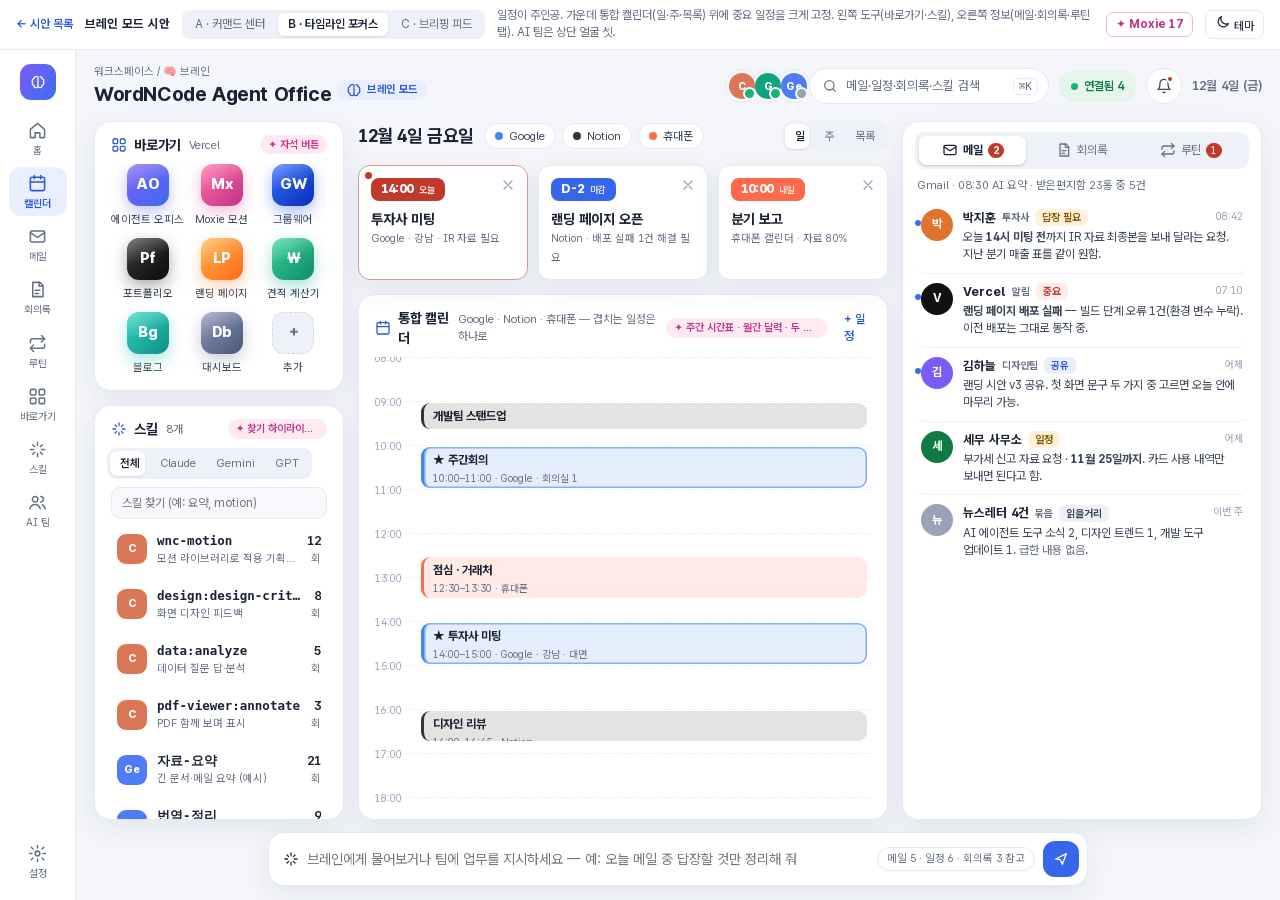
<file: web/brain-preview/b.html>
<!doctype html>
<html lang="ko">
<head>
<meta charset="utf-8">
<meta name="viewport" content="width=device-width, initial-scale=1">
<title>브레인 모드 시안 B · 타임라인 포커스</title>
<link rel="stylesheet" href="../vendor/pretendard-gov/pretendardvariable-gov-dynamic-subset.css">
<link rel="stylesheet" href="brain.css">
<script src="brain-kit.js"></script>
<style>
/* B · 타임라인 포커스: 가운데는 하루·한 주 일정(모든 캘린더 통합), 중요 일정은 그 위에 크게 고정.
   왼쪽은 바로가기·스킬(도구), 오른쪽은 메일·회의록·루틴 탭(정보). AI 팀은 상단 얼굴 셋으로만 */
body { display: flex; flex-direction: column; overflow: hidden; }
.shell { flex: 1; min-height: 0; display: grid; grid-template-columns: 76px minmax(0, 1fr); }
.main { min-height: 0; display: flex; flex-direction: column; gap: 12px; padding: 14px 18px 14px; }
.cols { flex: 1; min-height: 0; display: grid; grid-template-columns: 250px minmax(0, 1fr) 360px; gap: 14px; }
.col { min-height: 0; display: flex; flex-direction: column; gap: 14px; }
.col .card { min-height: 0; }
.col .card .body { overflow: auto; scrollbar-width: thin; }
.left .apps { grid-template-columns: repeat(3, 1fr); gap: 10px 4px; }
.left .app .tile { width: 42px; height: 42px; border-radius: 12px; font-size: 15px; }
.center .head { display: flex; align-items: center; gap: 10px; flex-wrap: wrap; }
.center .head h2 { font-size: 18px; letter-spacing: -.4px; }
.pinned { display: grid; grid-template-columns: repeat(3, minmax(0, 1fr)); gap: 10px; }
.pinned .fl { padding: 12px; align-items: flex-start; flex-direction: column; gap: 8px; }
.pinned .fl .when { min-width: 0; height: auto; padding: 4px 10px; border-radius: 8px; display: inline-flex; gap: 6px; align-items: baseline; font-size: 13px; }
.pinned .fl .when small { display: inline; }
.pinned .fl .x { position: absolute; right: 8px; top: 8px; }
.pinned .fl b { font-size: 14px; }
.pinned .fl span.sub { white-space: normal; }
.calcard { flex: 1; min-height: 0; }
.calcard .body { flex: 1; overflow: auto; scrollbar-width: thin; }
#week .wday { min-height: 120px; }
.right .tabs { display: flex; gap: 2px; padding: 4px; margin: 10px 12px 6px; background: var(--chip); border-radius: 10px; }
.right .tabs button { flex: 1; padding: 6px 0; border-radius: 8px; font-size: 12px; color: var(--muted); display: inline-flex; gap: 5px; justify-content: center; align-items: center; }
.right .tabs button[aria-selected="true"] { background: var(--panel); color: var(--text); font-weight: 700; box-shadow: 0 1px 2px rgba(0, 0, 0, .1); }
.right .tabs em { font-style: normal; font-size: 10.5px; background: var(--err); color: #fff; border-radius: 999px; padding: 0 5px; }
.right .card { flex: 1; }
.pane { padding: 0 14px 14px; overflow: auto; flex: 1; min-height: 0; scrollbar-width: thin; }
.faces .tm { padding: 3px; }
.faces { gap: 4px; }
.cmdwrap { display: flex; justify-content: center; }
.cmdwrap .command { width: min(820px, 100%); }
@media (max-width: 1250px) { .cols { grid-template-columns: minmax(0, 1fr) 330px; } .left { display: none; } .pinned { grid-template-columns: 1fr 1fr; } .pinned .fl:nth-child(3) { display: none; } }
@media (max-width: 860px) { .shell { grid-template-columns: minmax(0, 1fr); } .rail, .search, .conn { display: none; } body, .main { overflow: auto; } .cols { grid-template-columns: minmax(0, 1fr); } .pinned { grid-template-columns: 1fr; } .pinned .fl:nth-child(3) { display: flex; } }
</style>
</head>
<body>
<div class="shell">
  <script>document.write(Brain.rail("cal"))</script>
  <main class="main">
    <script>document.write(Brain.topbar('<div id="faces" class="faces"></div>'))</script>
    <div class="cols">
      <div class="col left">
        <section data-moxie="iman" class="card rise"><header><h3><span data-i="grid"></span>바로가기</h3><small>Vercel</small></header><div class="body"><div id="apps"></div></div></section>
        <section data-moxie="hallazgo segmentos" class="card rise" style="flex:1;animation-delay:.05s"><header><h3><span data-i="spark"></span>스킬</h3><small>8개</small></header>
          <div style="padding:0 12px 8px"><div id="skTabs"></div></div><div class="body"><div id="skills"></div></div></section>
      </div>
      <div class="col center">
        <div class="head"><h2 id="today"></h2><div id="src"></div><span class="grow"></span><div class="seg" id="view"><button data-v="day" aria-selected="true">일</button><button data-v="week" aria-selected="false">주</button><button data-v="agenda" aria-selected="false">목록</button></div></div>
        <div class="pinned" id="pinned" data-moxie="pila baliza"></div>
        <section data-moxie="semana lunario segmentos" class="card calcard rise"><header><h3><span data-i="cal"></span>통합 캘린더</h3><small>Google · Notion · 휴대폰 — 겹치는 일정은 하나로</small><span class="more">+ 일정</span></header>
          <div class="body"><div id="day"></div><div id="week" hidden></div><div id="agenda" hidden></div></div></section>
      </div>
      <div class="col right">
        <section data-moxie="capsula insignia bandeja esqueleto acordeon jornada brinco" class="card rise" style="animation-delay:.08s">
          <div class="tabs" id="tabs"><button data-t="mail" aria-selected="true"><span data-i="mail"></span>메일 <em>2</em></button><button data-t="meet" aria-selected="false"><span data-i="note"></span>회의록</button><button data-t="rt" aria-selected="false"><span data-i="repeat"></span>루틴 <em>1</em></button></div>
          <div class="pane" id="p-mail"><p class="muted" style="font-size:11.5px;margin:2px 0 6px">Gmail · 08:30 AI 요약 · 받은편지함 23통 중 5건</p><div id="mail"></div></div>
          <div class="pane" id="p-meet" hidden><div id="meet"></div></div>
          <div class="pane" id="p-rt" hidden><div id="rt"></div></div>
        </section>
      </div>
    </div>
    <div class="cmdwrap" data-moxie="pregunta corrillo sintonia"><script>document.write(Brain.command())</script></div>
  </main>
</div>
<script>
Brain.bar("b.html", "일정이 주인공. 가운데 통합 캘린더(일·주·목록) 위에 중요 일정을 크게 고정. 왼쪽 도구(바로가기·스킬), 오른쪽 정보(메일·회의록·루틴 탭). AI 팀은 상단 얼굴 셋.");
const B = Brain, $ = B.$, $$ = B.$$;
$$("[data-i]").forEach(s => { s.outerHTML = B.ic(s.dataset.i, 14); });
const d = new Date(); $("#today").textContent = `${d.getMonth() + 1}월 ${d.getDate()}일 ${"일월화수목금토"[d.getDay()]}요일`;
B.team($("#faces"), "faces"); B.apps($("#apps")); B.skills($("#skills"), $("#skTabs")); B.sourceChips($("#src"));
B.floats($("#pinned")); $("#pinned").classList.remove("float-strip"); $("#pinned").classList.add("pinned");
B.dayView($("#day"), 8, 21); B.weekView($("#week")); B.agenda($("#agenda"), 7);
B.mail($("#mail")); B.meetings($("#meet")); B.routines($("#rt"));
$("#view").onclick = e => { const b = e.target.closest("button"); if (!b) return; $$("button", $("#view")).forEach(x => x.setAttribute("aria-selected", x === b)); for (const v of ["day", "week", "agenda"]) $("#" + v).hidden = v !== b.dataset.v; };
$("#tabs").onclick = e => { const b = e.target.closest("button"); if (!b) return; $$("button", $("#tabs")).forEach(x => x.setAttribute("aria-selected", x === b)); for (const t of ["mail", "meet", "rt"]) $("#p-" + t).hidden = t !== b.dataset.t; };
</script>
<script src="brain-moxie.js"></script>
</body>
</html>
</file>
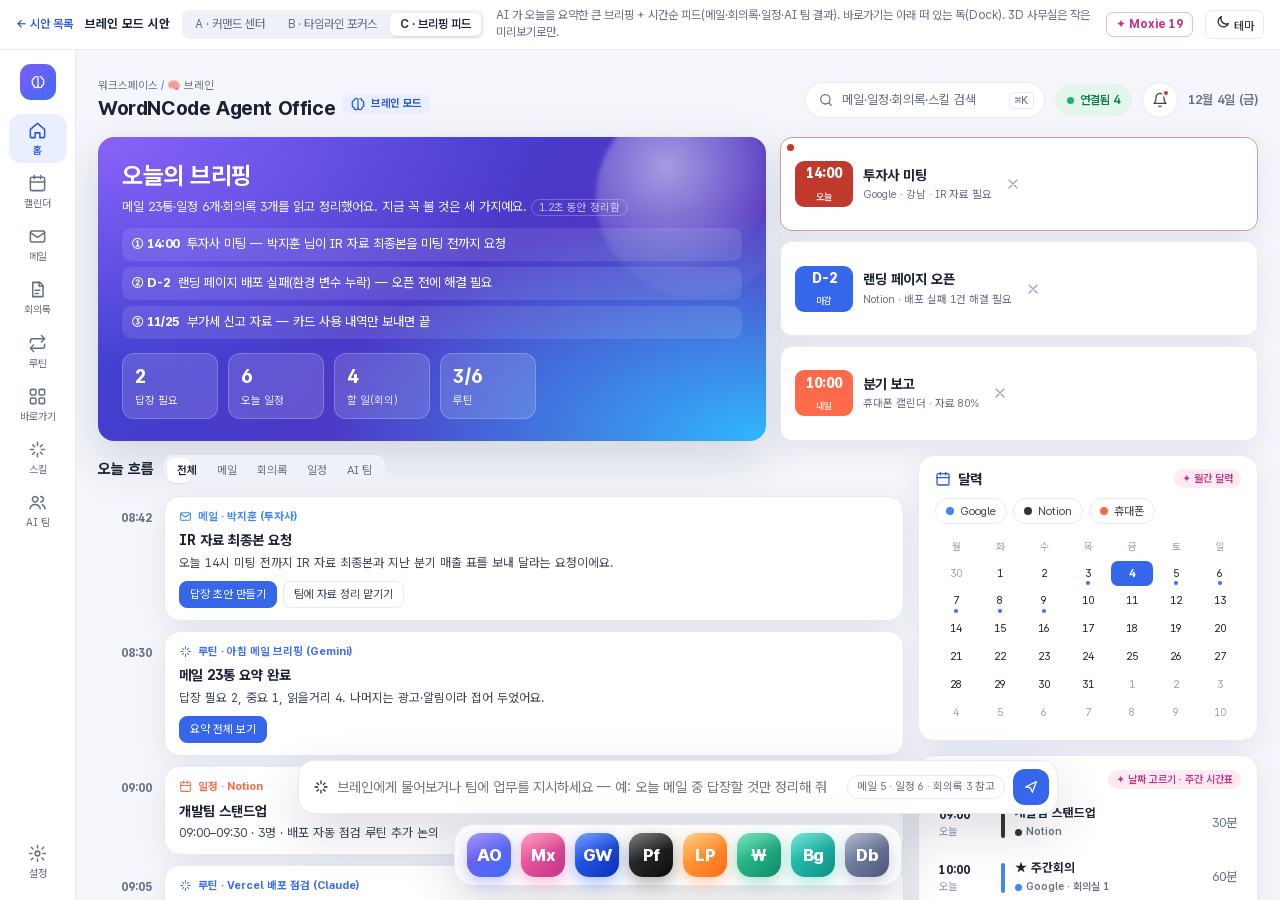
<file: web/brain-preview/c.html>
<!doctype html>
<html lang="ko">
<head>
<meta charset="utf-8">
<meta name="viewport" content="width=device-width, initial-scale=1">
<title>브레인 모드 시안 C · 브리핑 피드</title>
<link rel="stylesheet" href="../vendor/pretendard-gov/pretendardvariable-gov-dynamic-subset.css">
<link rel="stylesheet" href="brain.css">
<script src="brain-kit.js"></script>
<style>
/* C · 브리핑 피드: AI 가 오늘을 요약한 큰 브리핑이 맨 위, 그 아래 메일·회의록·업무가 시간순 카드 피드로 흐른다.
   오른쪽은 달력·다가오는 일정·루틴·AI 팀. 바로가기는 화면 아래 맥 독(Dock)처럼 떠 있다. 3D 사무실은 작은 미리보기로만 */
body { display: flex; flex-direction: column; overflow: hidden; }
.shell { flex: 1; min-height: 0; display: grid; grid-template-columns: 76px minmax(0, 1fr); }
.main { min-height: 0; overflow: auto; padding: 14px 22px 120px; scrollbar-width: thin; }
.main > * + * { margin-top: 14px; }
.hero { display: grid; grid-template-columns: minmax(0, 1.4fr) minmax(0, 1fr); gap: 14px; }
.brief { padding: 22px 24px; }
.brief h2 { font-size: 24px; }
.brief .bullets { margin-top: 12px; display: grid; gap: 6px; font-size: 13px; }
.brief .bullets div { display: flex; gap: 8px; align-items: flex-start; background: rgba(255, 255, 255, .1); border-radius: 10px; padding: 7px 10px; }
.brief .bullets b { white-space: nowrap; }
.floats-v { display: flex; flex-direction: column; gap: 10px; }
.floats-v .fl { flex: 1; padding: 12px 14px; }
.floats-v .fl .when { min-width: 58px; height: 46px; font-size: 14px; }
.floats-v .fl b { font-size: 14px; }
.grid2 { display: grid; grid-template-columns: minmax(0, 1fr) 340px; gap: 14px; align-items: start; }
.feedhead { display: flex; align-items: center; gap: 10px; margin-bottom: 10px; }
.feedhead h3 { font-size: 15px; }
.feed { display: flex; flex-direction: column; gap: 10px; }
.item { display: grid; grid-template-columns: 54px minmax(0, 1fr); gap: 12px; }
.item time { font-size: 12px; font-weight: 700; color: var(--muted); padding-top: 14px; text-align: right; font-variant-numeric: tabular-nums; position: relative; }
.item .card { padding: 12px 14px; }
.item .kind { display: flex; align-items: center; gap: 6px; font-size: 11px; font-weight: 700; color: var(--muted); margin-bottom: 6px; }
.item .kind .ic { width: 13px; height: 13px; }
.item h4 { font-size: 14px; margin-bottom: 3px; }
.item p { font-size: 12.5px; color: var(--text-2); word-break: keep-all; }
.item .acts { display: flex; gap: 6px; margin-top: 9px; }
.item .acts button { font-size: 11.5px; padding: 4px 10px; border-radius: 8px; border: 1px solid var(--line); color: var(--text-2); }
.item .acts button.pri { background: var(--accent-btn); color: var(--on-accent); border-color: var(--accent-btn); }
.side { display: flex; flex-direction: column; gap: 14px; position: sticky; top: 0; }
.office { position: relative; height: 110px; border-radius: 12px; overflow: hidden; background: radial-gradient(120% 90% at 50% 40%, #1d284a, #0b1020); }
.office::before { content: ""; position: absolute; left: 50%; top: 52%; width: 120%; aspect-ratio: 2 / 1; transform: translate(-50%, -50%); clip-path: polygon(50% 0, 100% 50%, 50% 100%, 0 50%);
  background: repeating-linear-gradient(26.6deg, transparent 0 18px, rgba(255, 255, 255, .06) 18px 19px), repeating-linear-gradient(-26.6deg, transparent 0 18px, rgba(255, 255, 255, .06) 18px 19px), linear-gradient(160deg, #2a3352, #1c2440); }
.office i { position: absolute; width: 12px; height: 12px; border-radius: 50%; background: var(--c); box-shadow: 0 0 0 2px #fff; animation: bob 1.4s ease-in-out infinite; }
@keyframes bob { 50% { transform: translateY(-3px); } }
.office span { position: absolute; right: 8px; bottom: 8px; font-size: 11px; color: #fff; background: rgba(255, 255, 255, .15); border-radius: 999px; padding: 3px 9px; backdrop-filter: blur(4px); }
.dockwrap { position: fixed; left: 76px; right: 0; bottom: 14px; display: flex; flex-direction: column; align-items: center; gap: 10px; pointer-events: none; z-index: 20; }
.dockwrap > * { pointer-events: auto; }
.dockwrap .command { width: min(760px, calc(100% - 40px)); box-shadow: var(--shadow-lg); }
@media (max-width: 1150px) { .hero, .grid2 { grid-template-columns: minmax(0, 1fr); } .side { position: static; } }
@media (max-width: 760px) { .shell { grid-template-columns: minmax(0, 1fr); } .rail, .search, .conn { display: none; } .dockwrap { left: 0; } .main { padding: 10px 12px 140px; } .dock { max-width: calc(100% - 24px); overflow-x: auto; } }
</style>
</head>
<body>
<div class="shell">
  <script>document.write(Brain.rail("home"))</script>
  <main class="main">
    <script>document.write(Brain.topbar())</script>
    <section class="hero">
      <div class="brief rise" data-moxie="raudal cavila cifras aliento"><span class="orb"></span>
        <h2>오늘의 브리핑</h2>
        <p>메일 23통·일정 6개·회의록 3개를 읽고 정리했어요. 지금 꼭 볼 것은 세 가지예요.</p>
        <div class="bullets">
          <div><b>① 14:00</b><span>투자사 미팅 — 박지훈 님이 IR 자료 최종본을 미팅 전까지 요청</span></div>
          <div><b>② D-2</b><span>랜딩 페이지 배포 실패(환경 변수 누락) — 오픈 전에 해결 필요</span></div>
          <div><b>③ 11/25</b><span>부가세 신고 자료 — 카드 사용 내역만 보내면 끝</span></div>
        </div>
        <div class="kpis"><div class="kpi"><b>2</b><span>답장 필요</span></div><div class="kpi"><b>6</b><span>오늘 일정</span></div><div class="kpi"><b>4</b><span>할 일(회의)</span></div><div class="kpi"><b>3/6</b><span>루틴</span></div></div>
      </div>
      <div class="floats-v" id="floats" data-moxie="pila baliza"></div>
    </section>
    <section class="grid2">
      <div>
        <div class="feedhead"><h3>오늘 흐름</h3><div class="seg" id="ff"><button aria-selected="true" data-f="all">전체</button><button aria-selected="false" data-f="mail">메일</button><button aria-selected="false" data-f="meet">회의록</button><button aria-selected="false" data-f="cal">일정</button><button aria-selected="false" data-f="ai">AI 팀</button></div></div>
        <div class="feed" id="feed" data-moxie="anticipo segmentos"></div>
      </div>
      <aside class="side">
        <section data-moxie="lunario" class="card rise"><header><h3><span data-i="cal"></span>달력</h3></header><div class="body"><div id="src" style="margin-bottom:10px"></div><div id="month"></div></div></section>
        <section data-moxie="turno semana" class="card rise" style="animation-delay:.05s"><header><h3><span data-i="clock"></span>다가오는 일정</h3><small>3일</small></header><div class="body"><div id="agenda"></div></div></section>
        <section data-moxie="jornada brinco racha" class="card rise" style="animation-delay:.1s"><header><h3><span data-i="repeat"></span>루틴</h3><span class="more">+ 추가</span></header><div class="body" data-streak><div id="rt"></div></div></section>
        <section data-moxie="corrillo" class="card rise" style="animation-delay:.15s"><header><h3><span data-i="team"></span>AI 팀</h3><small>2명 작업 중</small></header><div class="body">
          <div class="office"><i style="--c:var(--claude);left:58%;top:58%"></i><i style="--c:var(--gpt);left:38%;top:40%;animation-delay:.3s"></i><i style="--c:var(--gemini);left:70%;top:34%;animation-delay:.6s"></i><span>3D 사무실 열기 ↗</span></div>
          <div id="team" style="flex-direction:column;align-items:stretch;margin-top:10px"></div></div></section>
        <section data-moxie="hallazgo segmentos" class="card rise" style="animation-delay:.2s"><header><h3><span data-i="spark"></span>스킬</h3><span style="margin-left:auto" id="skTabs"></span></header><div class="body"><div id="skills"></div></div></section>
      </aside>
    </section>
  </main>
</div>
<div class="dockwrap" data-moxie="dock pregunta sintonia"><script>document.write(Brain.command())</script><div id="dock"></div></div>
<script>
Brain.bar("c.html", "AI 가 오늘을 요약한 큰 브리핑 + 시간순 피드(메일·회의록·일정·AI 팀 결과). 바로가기는 아래 떠 있는 독(Dock). 3D 사무실은 작은 미리보기로만.");
const B = Brain, $ = B.$, $$ = B.$$;
$$("[data-i]").forEach(s => { s.outerHTML = B.ic(s.dataset.i, 15); });
B.floats($("#floats")); $("#floats").classList.remove("float-strip");
B.miniMonth($("#month")); B.sourceChips($("#src")); B.agenda($("#agenda"), 3); B.routines($("#rt"), 4);
B.team($("#team"), "bars"); B.skills($("#skills"), $("#skTabs")); B.apps($("#dock"), "dock", false);
const FEED = [
  ["08:42", "mail", "메일 · 박지훈 (투자사)", "IR 자료 최종본 요청", "오늘 14시 미팅 전까지 IR 자료 최종본과 지난 분기 매출 표를 보내 달라는 요청이에요.", ["답장 초안 만들기", "팀에 자료 정리 맡기기"]],
  ["08:30", "ai", "루틴 · 아침 메일 브리핑 (Gemini)", "메일 23통 요약 완료", "답장 필요 2, 중요 1, 읽을거리 4. 나머지는 광고·알림이라 접어 두었어요.", ["요약 전체 보기"]],
  ["09:00", "cal", "일정 · Notion", "개발팀 스탠드업", "09:00–09:30 · 3명 · 배포 자동 점검 루틴 추가 논의", []],
  ["09:05", "ai", "루틴 · Vercel 배포 점검 (Claude)", "랜딩 페이지 배포 실패 1건", "빌드 단계에서 환경 변수 NEXT_PUBLIC_API_URL 이 없어 실패했어요. 이전 배포는 정상 동작 중이에요.", ["팀에 수정 맡기기", "Vercel 열기"]],
  ["10:00", "meet", "회의록 · Notion · 주간회의", "랜딩 이번 주 오픈 확정 · Q4 목표 신규 30곳", "할 일 3개 중 1개 완료 — IR 자료 정리, 랜딩 배포 오류 해결이 남았어요.", ["노션에서 열기", "할 일 캘린더에 넣기"]],
  ["어제", "mail", "메일 · 김하늘 (디자인팀)", "랜딩 시안 v3 공유", "첫 화면 문구 A/B 중 하나만 고르면 오늘 안에 마무리 가능하대요.", ["A 로 답장", "B 로 답장"]],
];
const KIND = { mail: ["mail", "var(--google)"], ai: ["spark", "var(--accent)"], cal: ["cal", "var(--phone)"], meet: ["note", "var(--notion)"] };
const drawFeed = f => { $("#feed").innerHTML = FEED.filter(x => f === "all" || x[1] === f).map((x, i) => `<div class="item rise" style="animation-delay:${i * 50}ms"><time>${x[0]}</time><article class="card"><div class="kind" style="color:${KIND[x[1]][1]}">${B.ic(KIND[x[1]][0])}${x[2]}</div><h4>${x[3]}</h4><p>${x[4]}</p>${x[5].length ? `<div class="acts">${x[5].map((a, j) => `<button class="${j ? "" : "pri"}" onclick="Brain.toast('시안: ${a}')">${a}</button>`).join("")}</div>` : ""}</article></div>`).join(""); };
drawFeed("all");
$("#ff").onclick = e => { const b = e.target.closest("button"); if (!b) return; $$("button", $("#ff")).forEach(x => x.setAttribute("aria-selected", x === b)); drawFeed(b.dataset.f); };
</script>
<script src="brain-moxie.js"></script>
</body>
</html>
</file>
<file: web/vendor/pretendard-gov/pretendardvariable-gov-dynamic-subset.css>
/* [0] */
@font-face {
	font-family: 'Pretendard GOV Variable';
	font-style: normal;
	font-display: swap;
	font-weight: 45 920;
	src: url(./woff2-dynamic-subset/PretendardGOVVariable.subset.0.woff2) format('woff2-variations');
	unicode-range: U+f9ca-fa0b, U+ff03-ff05, U+ff07, U+ff0a-ff0b, U+ff0d-ff19, U+ff1b, U+ff1d, U+ff20-ff5b, U+ff5d, U+ffe0-ffe3, U+ffe5-ffe6;
}
/* [1] */
@font-face {
	font-family: 'Pretendard GOV Variable';
	font-style: normal;
	font-display: swap;
	font-weight: 45 920;
	src: url(./woff2-dynamic-subset/PretendardGOVVariable.subset.1.woff2) format('woff2-variations');
	unicode-range: U+f92f-f980, U+f982-f9c9;
}
/* [2] */
@font-face {
	font-family: 'Pretendard GOV Variable';
	font-style: normal;
	font-display: swap;
	font-weight: 45 920;
	src: url(./woff2-dynamic-subset/PretendardGOVVariable.subset.2.woff2) format('woff2-variations');
	unicode-range: U+d723-d728, U+d72a-d733, U+d735-d748, U+d74a-d74f, U+d752-d753, U+d755-d757, U+d75a-d75f, U+d762-d764, U+d766-d768, U+d76a-d76b, U+d76d-d76f, U+d771-d787, U+d789-d78b, U+d78d-d78f, U+d791-d797, U+d79a, U+d79c, U+d79e-d7a3, U+f900-f909, U+f90b-f92e;
}
/* [3] */
@font-face {
	font-family: 'Pretendard GOV Variable';
	font-style: normal;
	font-display: swap;
	font-weight: 45 920;
	src: url(./woff2-dynamic-subset/PretendardGOVVariable.subset.3.woff2) format('woff2-variations');
	unicode-range: U+d679-d68b, U+d68e-d69e, U+d6a0, U+d6a2-d6a7, U+d6a9-d6c3, U+d6c6-d6c7, U+d6c9-d6cb, U+d6cd-d6d3, U+d6d5-d6d6, U+d6d8-d6e3, U+d6e5-d6e7, U+d6e9-d6fb, U+d6fd-d717, U+d719-d71f, U+d721-d722;
}
/* [4] */
@font-face {
	font-family: 'Pretendard GOV Variable';
	font-style: normal;
	font-display: swap;
	font-weight: 45 920;
	src: url(./woff2-dynamic-subset/PretendardGOVVariable.subset.4.woff2) format('woff2-variations');
	unicode-range: U+d5bc-d5c7, U+d5ca-d5cb, U+d5cd-d5cf, U+d5d1-d5d7, U+d5d9-d5da, U+d5dc, U+d5de-d5e3, U+d5e6-d5e7, U+d5e9-d5eb, U+d5ed-d5f6, U+d5f8, U+d5fa-d5ff, U+d602-d603, U+d605-d607, U+d609-d60f, U+d612-d613, U+d616-d61b, U+d61d-d637, U+d63a-d63b, U+d63d-d63f, U+d641-d647, U+d64a-d64c, U+d64e-d653, U+d656-d657, U+d659-d65b, U+d65d-d666, U+d668, U+d66a-d678;
}
/* [5] */
@font-face {
	font-family: 'Pretendard GOV Variable';
	font-style: normal;
	font-display: swap;
	font-weight: 45 920;
	src: url(./woff2-dynamic-subset/PretendardGOVVariable.subset.5.woff2) format('woff2-variations');
	unicode-range: U+d507, U+d509-d50b, U+d50d-d513, U+d515-d53b, U+d53e-d53f, U+d541-d543, U+d545-d54c, U+d54e, U+d550, U+d552-d557, U+d55a-d55b, U+d55d-d55f, U+d561-d564, U+d566-d567, U+d56a, U+d56c, U+d56e-d573, U+d576-d577, U+d579-d583, U+d585-d586, U+d58a-d5a4, U+d5a6-d5bb;
}
/* [6] */
@font-face {
	font-family: 'Pretendard GOV Variable';
	font-style: normal;
	font-display: swap;
	font-weight: 45 920;
	src: url(./woff2-dynamic-subset/PretendardGOVVariable.subset.6.woff2) format('woff2-variations');
	unicode-range: U+d464-d477, U+d47a-d47b, U+d47d-d47f, U+d481-d487, U+d489-d48a, U+d48c, U+d48e-d4e7, U+d4e9-d503, U+d505-d506;
}
/* [7] */
@font-face {
	font-family: 'Pretendard GOV Variable';
	font-style: normal;
	font-display: swap;
	font-weight: 45 920;
	src: url(./woff2-dynamic-subset/PretendardGOVVariable.subset.7.woff2) format('woff2-variations');
	unicode-range: U+d3bf-d3c7, U+d3ca-d3cf, U+d3d1-d3eb, U+d3ee-d3ef, U+d3f1-d3f3, U+d3f5-d3fb, U+d3fd-d400, U+d402-d45b, U+d45d-d463;
}
/* [8] */
@font-face {
	font-family: 'Pretendard GOV Variable';
	font-style: normal;
	font-display: swap;
	font-weight: 45 920;
	src: url(./woff2-dynamic-subset/PretendardGOVVariable.subset.8.woff2) format('woff2-variations');
	unicode-range: U+d2ff, U+d302-d304, U+d306-d30b, U+d30f, U+d311-d313, U+d315-d31b, U+d31e, U+d322-d324, U+d326-d327, U+d32a-d32b, U+d32d-d32f, U+d331-d337, U+d339-d33c, U+d33e-d37b, U+d37e-d37f, U+d381-d383, U+d385-d38b, U+d38e-d390, U+d392-d397, U+d39a-d39b, U+d39d-d39f, U+d3a1-d3a7, U+d3a9-d3aa, U+d3ac, U+d3ae-d3b3, U+d3b5-d3b7, U+d3b9-d3bb, U+d3bd-d3be;
}
/* [9] */
@font-face {
	font-family: 'Pretendard GOV Variable';
	font-style: normal;
	font-display: swap;
	font-weight: 45 920;
	src: url(./woff2-dynamic-subset/PretendardGOVVariable.subset.9.woff2) format('woff2-variations');
	unicode-range: U+d257-d27f, U+d281-d29b, U+d29d-d29f, U+d2a1-d2ab, U+d2ad-d2b7, U+d2ba-d2bb, U+d2bd-d2bf, U+d2c1-d2c7, U+d2c9-d2ef, U+d2f2-d2f3, U+d2f5-d2f7, U+d2f9-d2fe;
}
/* [10] */
@font-face {
	font-family: 'Pretendard GOV Variable';
	font-style: normal;
	font-display: swap;
	font-weight: 45 920;
	src: url(./woff2-dynamic-subset/PretendardGOVVariable.subset.10.woff2) format('woff2-variations');
	unicode-range: U+d1b4, U+d1b6-d1f3, U+d1f5-d22b, U+d22e-d22f, U+d231-d233, U+d235-d23b, U+d23d-d240, U+d242-d256;
}
/* [11] */
@font-face {
	font-family: 'Pretendard GOV Variable';
	font-style: normal;
	font-display: swap;
	font-weight: 45 920;
	src: url(./woff2-dynamic-subset/PretendardGOVVariable.subset.11.woff2) format('woff2-variations');
	unicode-range: U+d105-d12f, U+d132-d133, U+d135-d137, U+d139-d13f, U+d141-d142, U+d144, U+d146-d14b, U+d14e-d14f, U+d151-d153, U+d155-d15b, U+d15e-d187, U+d189-d19f, U+d1a2-d1a3, U+d1a5-d1a7, U+d1a9-d1af, U+d1b2-d1b3;
}
/* [12] */
@font-face {
	font-family: 'Pretendard GOV Variable';
	font-style: normal;
	font-display: swap;
	font-weight: 45 920;
	src: url(./woff2-dynamic-subset/PretendardGOVVariable.subset.12.woff2) format('woff2-variations');
	unicode-range: U+d04b-d04f, U+d051-d057, U+d059-d06b, U+d06d-d06f, U+d071-d073, U+d075-d07b, U+d07e-d0a3, U+d0a6-d0a7, U+d0a9-d0ab, U+d0ad-d0b3, U+d0b6, U+d0b8, U+d0ba-d0bf, U+d0c2-d0c3, U+d0c5-d0c7, U+d0c9-d0cf, U+d0d2, U+d0d6-d0db, U+d0de-d0df, U+d0e1-d0e3, U+d0e5-d0eb, U+d0ee-d0f0, U+d0f2-d104;
}
/* [13] */
@font-face {
	font-family: 'Pretendard GOV Variable';
	font-style: normal;
	font-display: swap;
	font-weight: 45 920;
	src: url(./woff2-dynamic-subset/PretendardGOVVariable.subset.13.woff2) format('woff2-variations');
	unicode-range: U+cfa2-cfc3, U+cfc5-cfdf, U+cfe2-cfe3, U+cfe5-cfe7, U+cfe9-cff4, U+cff6-cffb, U+cffd-cfff, U+d001-d003, U+d005-d017, U+d019-d033, U+d036-d037, U+d039-d03b, U+d03d-d04a;
}
/* [14] */
@font-face {
	font-family: 'Pretendard GOV Variable';
	font-style: normal;
	font-display: swap;
	font-weight: 45 920;
	src: url(./woff2-dynamic-subset/PretendardGOVVariable.subset.14.woff2) format('woff2-variations');
	unicode-range: U+cef0-cef3, U+cef6, U+cef9-ceff, U+cf01-cf03, U+cf05-cf07, U+cf09-cf0f, U+cf11-cf12, U+cf14-cf1b, U+cf1d-cf1f, U+cf21-cf2f, U+cf31-cf53, U+cf56-cf57, U+cf59-cf5b, U+cf5d-cf63, U+cf66, U+cf68, U+cf6a-cf6f, U+cf71-cf84, U+cf86-cf8b, U+cf8d-cfa1;
}
/* [15] */
@font-face {
	font-family: 'Pretendard GOV Variable';
	font-style: normal;
	font-display: swap;
	font-weight: 45 920;
	src: url(./woff2-dynamic-subset/PretendardGOVVariable.subset.15.woff2) format('woff2-variations');
	unicode-range: U+ce3c-ce57, U+ce5a-ce5b, U+ce5d-ce5f, U+ce61-ce67, U+ce6a, U+ce6c, U+ce6e-ce73, U+ce76-ce77, U+ce79-ce7b, U+ce7d-ce83, U+ce85-ce88, U+ce8a-ce8f, U+ce91-ce93, U+ce95-ce97, U+ce99-ce9f, U+cea2, U+cea4-ceab, U+cead-cee3, U+cee6-cee7, U+cee9-ceeb, U+ceed-ceef;
}
/* [16] */
@font-face {
	font-family: 'Pretendard GOV Variable';
	font-style: normal;
	font-display: swap;
	font-weight: 45 920;
	src: url(./woff2-dynamic-subset/PretendardGOVVariable.subset.16.woff2) format('woff2-variations');
	unicode-range: U+cd92-cd93, U+cd96-cd97, U+cd99-cd9b, U+cd9d-cda3, U+cda6-cda8, U+cdaa-cdaf, U+cdb1-cdc3, U+cdc5-cdcb, U+cdcd-cde7, U+cde9-ce03, U+ce05-ce1f, U+ce22-ce34, U+ce36-ce3b;
}
/* [17] */
@font-face {
	font-family: 'Pretendard GOV Variable';
	font-style: normal;
	font-display: swap;
	font-weight: 45 920;
	src: url(./woff2-dynamic-subset/PretendardGOVVariable.subset.17.woff2) format('woff2-variations');
	unicode-range: U+ccef-cd07, U+cd0a-cd0b, U+cd0d-cd1a, U+cd1c, U+cd1e-cd2b, U+cd2d-cd5b, U+cd5d-cd77, U+cd79-cd91;
}
/* [18] */
@font-face {
	font-family: 'Pretendard GOV Variable';
	font-style: normal;
	font-display: swap;
	font-weight: 45 920;
	src: url(./woff2-dynamic-subset/PretendardGOVVariable.subset.18.woff2) format('woff2-variations');
	unicode-range: U+cc3f-cc43, U+cc46-cc47, U+cc49-cc4b, U+cc4d-cc53, U+cc55-cc58, U+cc5a-cc5f, U+cc61-cc97, U+cc9a-cc9b, U+cc9d-cc9f, U+cca1-cca7, U+ccaa, U+ccac, U+ccae-ccb3, U+ccb6-ccb7, U+ccb9-ccbb, U+ccbd-cccf, U+ccd1-cce3, U+cce5-ccee;
}
/* [19] */
@font-face {
	font-family: 'Pretendard GOV Variable';
	font-style: normal;
	font-display: swap;
	font-weight: 45 920;
	src: url(./woff2-dynamic-subset/PretendardGOVVariable.subset.19.woff2) format('woff2-variations');
	unicode-range: U+cb91-cbd3, U+cbd5-cbe3, U+cbe5-cc0b, U+cc0e-cc0f, U+cc11-cc13, U+cc15-cc1b, U+cc1d-cc20, U+cc23-cc27, U+cc2a-cc2b, U+cc2d, U+cc2f, U+cc31-cc37, U+cc3a, U+cc3c;
}
/* [20] */
@font-face {
	font-family: 'Pretendard GOV Variable';
	font-style: normal;
	font-display: swap;
	font-weight: 45 920;
	src: url(./woff2-dynamic-subset/PretendardGOVVariable.subset.20.woff2) format('woff2-variations');
	unicode-range: U+caf4-cb47, U+cb4a-cb90;
}
/* [21] */
@font-face {
	font-family: 'Pretendard GOV Variable';
	font-style: normal;
	font-display: swap;
	font-weight: 45 920;
	src: url(./woff2-dynamic-subset/PretendardGOVVariable.subset.21.woff2) format('woff2-variations');
	unicode-range: U+ca4a-ca4b, U+ca4e-ca4f, U+ca51-ca53, U+ca55-ca5b, U+ca5d-ca60, U+ca62-ca83, U+ca85-cabb, U+cabe-cabf, U+cac1-cac3, U+cac5-cacb, U+cacd-cad0, U+cad2, U+cad4-cad8, U+cada-caf3;
}
/* [22] */
@font-face {
	font-family: 'Pretendard GOV Variable';
	font-style: normal;
	font-display: swap;
	font-weight: 45 920;
	src: url(./woff2-dynamic-subset/PretendardGOVVariable.subset.22.woff2) format('woff2-variations');
	unicode-range: U+c996-c997, U+c99a-c99c, U+c99e-c9bf, U+c9c2-c9c3, U+c9c5-c9c7, U+c9c9-c9cf, U+c9d2, U+c9d4, U+c9d7-c9d8, U+c9db, U+c9de-c9df, U+c9e1-c9e3, U+c9e5-c9e6, U+c9e8-c9eb, U+c9ee-c9f0, U+c9f2-c9f7, U+c9f9-ca0b, U+ca0d-ca28, U+ca2a-ca49;
}
/* [23] */
@font-face {
	font-family: 'Pretendard GOV Variable';
	font-style: normal;
	font-display: swap;
	font-weight: 45 920;
	src: url(./woff2-dynamic-subset/PretendardGOVVariable.subset.23.woff2) format('woff2-variations');
	unicode-range: U+c8e9-c8f4, U+c8f6-c8fb, U+c8fe-c8ff, U+c901-c903, U+c905-c90b, U+c90e-c910, U+c912-c917, U+c919-c92b, U+c92d-c94f, U+c951-c953, U+c955-c96b, U+c96d-c973, U+c975-c987, U+c98a-c98b, U+c98d-c98f, U+c991-c995;
}
/* [24] */
@font-face {
	font-family: 'Pretendard GOV Variable';
	font-style: normal;
	font-display: swap;
	font-weight: 45 920;
	src: url(./woff2-dynamic-subset/PretendardGOVVariable.subset.24.woff2) format('woff2-variations');
	unicode-range: U+c841-c84b, U+c84d-c86f, U+c872-c873, U+c875-c877, U+c879-c87f, U+c882-c884, U+c887-c88a, U+c88d-c8c3, U+c8c5-c8df, U+c8e1-c8e8;
}
/* [25] */
@font-face {
	font-family: 'Pretendard GOV Variable';
	font-style: normal;
	font-display: swap;
	font-weight: 45 920;
	src: url(./woff2-dynamic-subset/PretendardGOVVariable.subset.25.woff2) format('woff2-variations');
	unicode-range: U+c779-c77b, U+c77e-c782, U+c786, U+c78b, U+c78d, U+c78f, U+c792-c793, U+c795, U+c797, U+c799-c79f, U+c7a2, U+c7a7-c7ab, U+c7ae-c7bb, U+c7bd-c7c0, U+c7c2-c7c7, U+c7c9-c7dc, U+c7de-c7ff, U+c802-c803, U+c805-c807, U+c809, U+c80b-c80f, U+c812, U+c814, U+c817-c81b, U+c81e-c81f, U+c821-c823, U+c825-c82e, U+c830-c837, U+c839-c83b, U+c83d-c840;
}
/* [26] */
@font-face {
	font-family: 'Pretendard GOV Variable';
	font-style: normal;
	font-display: swap;
	font-weight: 45 920;
	src: url(./woff2-dynamic-subset/PretendardGOVVariable.subset.26.woff2) format('woff2-variations');
	unicode-range: U+c6bb-c6bf, U+c6c2, U+c6c4, U+c6c6-c6cb, U+c6ce-c6cf, U+c6d1-c6d3, U+c6d5-c6db, U+c6dd-c6df, U+c6e1-c6e7, U+c6e9-c6eb, U+c6ed-c6ef, U+c6f1-c6f8, U+c6fa-c703, U+c705-c707, U+c709-c70b, U+c70d-c716, U+c718, U+c71a-c71f, U+c722-c723, U+c725-c727, U+c729-c734, U+c736-c73b, U+c73e-c73f, U+c741-c743, U+c745-c74b, U+c74e-c750, U+c752-c757, U+c759-c773, U+c776-c777;
}
/* [27] */
@font-face {
	font-family: 'Pretendard GOV Variable';
	font-style: normal;
	font-display: swap;
	font-weight: 45 920;
	src: url(./woff2-dynamic-subset/PretendardGOVVariable.subset.27.woff2) format('woff2-variations');
	unicode-range: U+c5f5-c5fb, U+c5fe, U+c602-c605, U+c607, U+c609-c60f, U+c611-c61a, U+c61c-c623, U+c626-c627, U+c629-c62b, U+c62d, U+c62f-c632, U+c636, U+c638, U+c63a-c63f, U+c642-c643, U+c645-c647, U+c649-c652, U+c656-c65b, U+c65d-c65f, U+c661-c663, U+c665-c677, U+c679-c67b, U+c67d-c693, U+c696-c697, U+c699-c69b, U+c69d-c6a3, U+c6a6, U+c6a8, U+c6aa-c6af, U+c6b2-c6b3, U+c6b5-c6b7, U+c6b9-c6ba;
}
/* [28] */
@font-face {
	font-family: 'Pretendard GOV Variable';
	font-style: normal;
	font-display: swap;
	font-weight: 45 920;
	src: url(./woff2-dynamic-subset/PretendardGOVVariable.subset.28.woff2) format('woff2-variations');
	unicode-range: U+c517-c527, U+c52a-c52b, U+c52d-c52f, U+c531-c538, U+c53a, U+c53c, U+c53e-c543, U+c546-c547, U+c54b, U+c54d-c552, U+c556, U+c55a-c55b, U+c55d, U+c55f, U+c562-c563, U+c565-c567, U+c569-c56f, U+c572, U+c574, U+c576-c57b, U+c57e-c57f, U+c581-c583, U+c585-c586, U+c588-c58b, U+c58e, U+c590, U+c592-c596, U+c599-c5b3, U+c5b6-c5b7, U+c5ba, U+c5be-c5c3, U+c5ca-c5cb, U+c5cd, U+c5cf, U+c5d2-c5d3, U+c5d5-c5d7, U+c5d9-c5df, U+c5e1-c5e2, U+c5e4, U+c5e6-c5eb, U+c5ef, U+c5f1-c5f3;
}
/* [29] */
@font-face {
	font-family: 'Pretendard GOV Variable';
	font-style: normal;
	font-display: swap;
	font-weight: 45 920;
	src: url(./woff2-dynamic-subset/PretendardGOVVariable.subset.29.woff2) format('woff2-variations');
	unicode-range: U+c475-c4ef, U+c4f2-c4f3, U+c4f5-c4f7, U+c4f9-c4ff, U+c502-c50b, U+c50d-c516;
}
/* [30] */
@font-face {
	font-family: 'Pretendard GOV Variable';
	font-style: normal;
	font-display: swap;
	font-weight: 45 920;
	src: url(./woff2-dynamic-subset/PretendardGOVVariable.subset.30.woff2) format('woff2-variations');
	unicode-range: U+c3d0-c3d7, U+c3da-c3db, U+c3dd-c3de, U+c3e1-c3ec, U+c3ee-c3f3, U+c3f5-c42b, U+c42d-c463, U+c466-c474;
}
/* [31] */
@font-face {
	font-family: 'Pretendard GOV Variable';
	font-style: normal;
	font-display: swap;
	font-weight: 45 920;
	src: url(./woff2-dynamic-subset/PretendardGOVVariable.subset.31.woff2) format('woff2-variations');
	unicode-range: U+c32b-c367, U+c36a-c36b, U+c36d-c36f, U+c371-c377, U+c37a-c37b, U+c37e-c383, U+c385-c387, U+c389-c3cf;
}
/* [32] */
@font-face {
	font-family: 'Pretendard GOV Variable';
	font-style: normal;
	font-display: swap;
	font-weight: 45 920;
	src: url(./woff2-dynamic-subset/PretendardGOVVariable.subset.32.woff2) format('woff2-variations');
	unicode-range: U+c26a-c26b, U+c26d-c26f, U+c271-c273, U+c275-c27b, U+c27e-c287, U+c289-c28f, U+c291-c297, U+c299-c29a, U+c29c-c2a3, U+c2a5-c2a7, U+c2a9-c2ab, U+c2ad-c2b3, U+c2b6, U+c2b8, U+c2ba-c2bb, U+c2bd-c2db, U+c2de-c2df, U+c2e1-c2e2, U+c2e5-c2ea, U+c2ee, U+c2f0, U+c2f2-c2f5, U+c2f7, U+c2fa-c2fb, U+c2fd-c2ff, U+c301-c307, U+c309-c30c, U+c30e-c312, U+c315-c323, U+c325-c328, U+c32a;
}
/* [33] */
@font-face {
	font-family: 'Pretendard GOV Variable';
	font-style: normal;
	font-display: swap;
	font-weight: 45 920;
	src: url(./woff2-dynamic-subset/PretendardGOVVariable.subset.33.woff2) format('woff2-variations');
	unicode-range: U+c1bc-c1c3, U+c1c5-c1df, U+c1e1-c1fb, U+c1fd-c203, U+c205-c20c, U+c20e, U+c210-c217, U+c21a-c21b, U+c21d-c21e, U+c221-c227, U+c229-c22a, U+c22c, U+c22e, U+c230, U+c233-c24f, U+c251-c257, U+c259-c269;
}
/* [34] */
@font-face {
	font-family: 'Pretendard GOV Variable';
	font-style: normal;
	font-display: swap;
	font-weight: 45 920;
	src: url(./woff2-dynamic-subset/PretendardGOVVariable.subset.34.woff2) format('woff2-variations');
	unicode-range: U+c101-c11b, U+c11f, U+c121-c123, U+c125-c12b, U+c12e, U+c132-c137, U+c13a-c13b, U+c13d-c13f, U+c141-c147, U+c14a, U+c14c-c153, U+c155-c157, U+c159-c15b, U+c15d-c166, U+c169-c16f, U+c171-c177, U+c179-c18b, U+c18e-c18f, U+c191-c193, U+c195-c19b, U+c19d-c19e, U+c1a0, U+c1a2-c1a4, U+c1a6-c1bb;
}
/* [35] */
@font-face {
	font-family: 'Pretendard GOV Variable';
	font-style: normal;
	font-display: swap;
	font-weight: 45 920;
	src: url(./woff2-dynamic-subset/PretendardGOVVariable.subset.35.woff2) format('woff2-variations');
	unicode-range: U+c049-c057, U+c059-c05b, U+c05d-c05f, U+c061-c067, U+c069-c08f, U+c091-c0ab, U+c0ae-c0af, U+c0b1-c0b3, U+c0b5, U+c0b7-c0bb, U+c0be, U+c0c2-c0c7, U+c0ca-c0cb, U+c0cd-c0cf, U+c0d1-c0d7, U+c0d9-c0da, U+c0dc, U+c0de-c0e3, U+c0e5-c0eb, U+c0ed-c0f3, U+c0f6, U+c0f8, U+c0fa-c0ff;
}
/* [36] */
@font-face {
	font-family: 'Pretendard GOV Variable';
	font-style: normal;
	font-display: swap;
	font-weight: 45 920;
	src: url(./woff2-dynamic-subset/PretendardGOVVariable.subset.36.woff2) format('woff2-variations');
	unicode-range: U+bfa7-bfaf, U+bfb1-bfc4, U+bfc6-bfcb, U+bfce-bfcf, U+bfd1-bfd3, U+bfd5-bfdb, U+bfdd-c048;
}
/* [37] */
@font-face {
	font-family: 'Pretendard GOV Variable';
	font-style: normal;
	font-display: swap;
	font-weight: 45 920;
	src: url(./woff2-dynamic-subset/PretendardGOVVariable.subset.37.woff2) format('woff2-variations');
	unicode-range: U+bf07, U+bf09-bf3f, U+bf41-bf4f, U+bf52-bf54, U+bf56-bfa6;
}
/* [38] */
@font-face {
	font-family: 'Pretendard GOV Variable';
	font-style: normal;
	font-display: swap;
	font-weight: 45 920;
	src: url(./woff2-dynamic-subset/PretendardGOVVariable.subset.38.woff2) format('woff2-variations');
	unicode-range: U+be56, U+be58, U+be5c-be5f, U+be62-be63, U+be65-be67, U+be69-be74, U+be76-be7b, U+be7e-be7f, U+be81-be8e, U+be90, U+be92-bea7, U+bea9-becf, U+bed2-bed3, U+bed5-bed6, U+bed9-bee3, U+bee6-bf06;
}
/* [39] */
@font-face {
	font-family: 'Pretendard GOV Variable';
	font-style: normal;
	font-display: swap;
	font-weight: 45 920;
	src: url(./woff2-dynamic-subset/PretendardGOVVariable.subset.39.woff2) format('woff2-variations');
	unicode-range: U+bdb0-bdd3, U+bdd5-bdef, U+bdf1-be0b, U+be0d-be0f, U+be11-be13, U+be15-be43, U+be46-be47, U+be49-be4b, U+be4d-be53;
}
/* [40] */
@font-face {
	font-family: 'Pretendard GOV Variable';
	font-style: normal;
	font-display: swap;
	font-weight: 45 920;
	src: url(./woff2-dynamic-subset/PretendardGOVVariable.subset.40.woff2) format('woff2-variations');
	unicode-range: U+bd03, U+bd06, U+bd08, U+bd0a-bd0f, U+bd11-bd22, U+bd25-bd47, U+bd49-bd58, U+bd5a-bd7f, U+bd82-bd83, U+bd85-bd87, U+bd8a-bd8f, U+bd91-bd92, U+bd94, U+bd96-bd98, U+bd9a-bdaf;
}
/* [41] */
@font-face {
	font-family: 'Pretendard GOV Variable';
	font-style: normal;
	font-display: swap;
	font-weight: 45 920;
	src: url(./woff2-dynamic-subset/PretendardGOVVariable.subset.41.woff2) format('woff2-variations');
	unicode-range: U+bc4e-bc83, U+bc86-bc87, U+bc89-bc8b, U+bc8d-bc93, U+bc96, U+bc98, U+bc9b-bc9f, U+bca2-bca3, U+bca5-bca7, U+bca9-bcb2, U+bcb4-bcbb, U+bcbe-bcbf, U+bcc1-bcc3, U+bcc5-bccc, U+bcce-bcd0, U+bcd2-bcd4, U+bcd6-bcf3, U+bcf7, U+bcf9-bcfb, U+bcfd-bd02;
}
/* [42] */
@font-face {
	font-family: 'Pretendard GOV Variable';
	font-style: normal;
	font-display: swap;
	font-weight: 45 920;
	src: url(./woff2-dynamic-subset/PretendardGOVVariable.subset.42.woff2) format('woff2-variations');
	unicode-range: U+bb90-bba3, U+bba5-bbab, U+bbad-bbbf, U+bbc1-bbf7, U+bbfa-bbfb, U+bbfd-bbfe, U+bc01-bc07, U+bc09-bc0a, U+bc0e, U+bc10, U+bc12-bc13, U+bc17, U+bc19-bc1a, U+bc1e, U+bc20-bc23, U+bc26, U+bc28, U+bc2a-bc2c, U+bc2e-bc2f, U+bc32-bc33, U+bc35-bc37, U+bc39-bc3f, U+bc41-bc42, U+bc44, U+bc46-bc48, U+bc4a-bc4d;
}
/* [43] */
@font-face {
	font-family: 'Pretendard GOV Variable';
	font-style: normal;
	font-display: swap;
	font-weight: 45 920;
	src: url(./woff2-dynamic-subset/PretendardGOVVariable.subset.43.woff2) format('woff2-variations');
	unicode-range: U+bae6-bafb, U+bafd-bb17, U+bb19-bb33, U+bb37, U+bb39-bb3a, U+bb3d-bb43, U+bb45-bb46, U+bb48, U+bb4a-bb4f, U+bb51-bb53, U+bb55-bb57, U+bb59-bb62, U+bb64-bb8f;
}
/* [44] */
@font-face {
	font-family: 'Pretendard GOV Variable';
	font-style: normal;
	font-display: swap;
	font-weight: 45 920;
	src: url(./woff2-dynamic-subset/PretendardGOVVariable.subset.44.woff2) format('woff2-variations');
	unicode-range: U+ba30-ba37, U+ba3a-ba3b, U+ba3d-ba3f, U+ba41-ba47, U+ba49-ba4a, U+ba4c, U+ba4e-ba53, U+ba56-ba57, U+ba59-ba5b, U+ba5d-ba63, U+ba65-ba66, U+ba68-ba6f, U+ba71-ba73, U+ba75-ba77, U+ba79-ba84, U+ba86, U+ba88-baa7, U+baaa, U+baad-baaf, U+bab1-bab7, U+baba, U+babc, U+babe-bae5;
}
/* [45] */
@font-face {
	font-family: 'Pretendard GOV Variable';
	font-style: normal;
	font-display: swap;
	font-weight: 45 920;
	src: url(./woff2-dynamic-subset/PretendardGOVVariable.subset.45.woff2) format('woff2-variations');
	unicode-range: U+b96e-b973, U+b976-b977, U+b979-b97b, U+b97d-b983, U+b986, U+b988, U+b98a-b98d, U+b98f-b9ab, U+b9ae-b9af, U+b9b1-b9b3, U+b9b5-b9bb, U+b9be, U+b9c0, U+b9c2-b9c7, U+b9ca-b9cb, U+b9cd, U+b9d2-b9d7, U+b9da, U+b9dc, U+b9df-b9e0, U+b9e2, U+b9e6-b9e7, U+b9e9-b9f3, U+b9f6, U+b9f8, U+b9fb-ba2f;
}
/* [46] */
@font-face {
	font-family: 'Pretendard GOV Variable';
	font-style: normal;
	font-display: swap;
	font-weight: 45 920;
	src: url(./woff2-dynamic-subset/PretendardGOVVariable.subset.46.woff2) format('woff2-variations');
	unicode-range: U+b8bf-b8cb, U+b8cd-b8e0, U+b8e2-b8e7, U+b8ea-b8eb, U+b8ed-b8ef, U+b8f1-b8f7, U+b8fa, U+b8fc, U+b8fe-b903, U+b905-b917, U+b919-b91f, U+b921-b93b, U+b93d-b957, U+b95a-b95b, U+b95d-b95f, U+b961-b967, U+b969-b96c;
}
/* [47] */
@font-face {
	font-family: 'Pretendard GOV Variable';
	font-style: normal;
	font-display: swap;
	font-weight: 45 920;
	src: url(./woff2-dynamic-subset/PretendardGOVVariable.subset.47.woff2) format('woff2-variations');
	unicode-range: U+b80d-b80f, U+b811-b817, U+b81a, U+b81c-b823, U+b826-b827, U+b829-b82b, U+b82d-b833, U+b836, U+b83a-b83f, U+b841-b85b, U+b85e-b85f, U+b861-b863, U+b865-b86b, U+b86e, U+b870, U+b872-b8af, U+b8b1-b8be;
}
/* [48] */
@font-face {
	font-family: 'Pretendard GOV Variable';
	font-style: normal;
	font-display: swap;
	font-weight: 45 920;
	src: url(./woff2-dynamic-subset/PretendardGOVVariable.subset.48.woff2) format('woff2-variations');
	unicode-range: U+b74d-b75f, U+b761-b763, U+b765-b774, U+b776-b77b, U+b77e-b77f, U+b781-b783, U+b785-b78b, U+b78e, U+b792-b796, U+b79a-b79b, U+b79d-b7a7, U+b7aa, U+b7ae-b7b3, U+b7b6-b7c8, U+b7ca-b7eb, U+b7ee-b7ef, U+b7f1-b7f3, U+b7f5-b7fb, U+b7fe, U+b802-b806, U+b80a-b80b;
}
/* [49] */
@font-face {
	font-family: 'Pretendard GOV Variable';
	font-style: normal;
	font-display: swap;
	font-weight: 45 920;
	src: url(./woff2-dynamic-subset/PretendardGOVVariable.subset.49.woff2) format('woff2-variations');
	unicode-range: U+b6a7-b6aa, U+b6ac-b6b0, U+b6b2-b6ef, U+b6f1-b727, U+b72a-b72b, U+b72d-b72e, U+b731-b737, U+b739-b73a, U+b73c-b743, U+b745-b74c;
}
/* [50] */
@font-face {
	font-family: 'Pretendard GOV Variable';
	font-style: normal;
	font-display: swap;
	font-weight: 45 920;
	src: url(./woff2-dynamic-subset/PretendardGOVVariable.subset.50.woff2) format('woff2-variations');
	unicode-range: U+b605-b60f, U+b612-b617, U+b619-b624, U+b626-b69b, U+b69e-b6a3, U+b6a5-b6a6;
}
/* [51] */
@font-face {
	font-family: 'Pretendard GOV Variable';
	font-style: normal;
	font-display: swap;
	font-weight: 45 920;
	src: url(./woff2-dynamic-subset/PretendardGOVVariable.subset.51.woff2) format('woff2-variations');
	unicode-range: U+b55f, U+b562-b583, U+b585-b59f, U+b5a2-b5a3, U+b5a5-b5a7, U+b5a9-b5b2, U+b5b5-b5ba, U+b5bd-b604;
}
/* [52] */
@font-face {
	font-family: 'Pretendard GOV Variable';
	font-style: normal;
	font-display: swap;
	font-weight: 45 920;
	src: url(./woff2-dynamic-subset/PretendardGOVVariable.subset.52.woff2) format('woff2-variations');
	unicode-range: U+b4a5-b4b6, U+b4b8-b4bf, U+b4c1-b4c7, U+b4c9-b4db, U+b4de-b4df, U+b4e1-b4e2, U+b4e5-b4eb, U+b4ee, U+b4f0, U+b4f2-b513, U+b516-b517, U+b519-b51a, U+b51d-b523, U+b526, U+b528, U+b52b-b52f, U+b532-b533, U+b535-b537, U+b539-b53f, U+b541-b544, U+b546-b54b, U+b54d-b54f, U+b551-b55b, U+b55d-b55e;
}
/* [53] */
@font-face {
	font-family: 'Pretendard GOV Variable';
	font-style: normal;
	font-display: swap;
	font-weight: 45 920;
	src: url(./woff2-dynamic-subset/PretendardGOVVariable.subset.53.woff2) format('woff2-variations');
	unicode-range: U+b3f8-b3fb, U+b3fd-b40f, U+b411-b417, U+b419-b41b, U+b41d-b41f, U+b421-b427, U+b42a-b42b, U+b42d-b44f, U+b452-b453, U+b455-b457, U+b459-b45f, U+b462-b464, U+b466-b46b, U+b46d-b47f, U+b481-b4a3;
}
/* [54] */
@font-face {
	font-family: 'Pretendard GOV Variable';
	font-style: normal;
	font-display: swap;
	font-weight: 45 920;
	src: url(./woff2-dynamic-subset/PretendardGOVVariable.subset.54.woff2) format('woff2-variations');
	unicode-range: U+b342-b353, U+b356-b357, U+b359-b35b, U+b35d-b35e, U+b360-b363, U+b366, U+b368, U+b36a-b36d, U+b36f, U+b372-b373, U+b375-b377, U+b379-b37f, U+b381-b382, U+b384, U+b386-b38b, U+b38d-b3c3, U+b3c6-b3c7, U+b3c9-b3ca, U+b3cd-b3d3, U+b3d6, U+b3d8, U+b3da-b3f7;
}
/* [55] */
@font-face {
	font-family: 'Pretendard GOV Variable';
	font-style: normal;
	font-display: swap;
	font-weight: 45 920;
	src: url(./woff2-dynamic-subset/PretendardGOVVariable.subset.55.woff2) format('woff2-variations');
	unicode-range: U+b27c-b283, U+b285-b28f, U+b292-b293, U+b295-b297, U+b29a-b29f, U+b2a1-b2a4, U+b2a7-b2a9, U+b2ab, U+b2ad-b2c7, U+b2ca-b2cb, U+b2cd-b2cf, U+b2d1-b2d7, U+b2da, U+b2dc, U+b2de-b2e3, U+b2e7, U+b2e9-b2ea, U+b2ef-b2f3, U+b2f6, U+b2f8, U+b2fa-b2fb, U+b2fd-b2fe, U+b302-b303, U+b305-b307, U+b309-b30f, U+b312, U+b316-b31b, U+b31d-b341;
}
/* [56] */
@font-face {
	font-family: 'Pretendard GOV Variable';
	font-style: normal;
	font-display: swap;
	font-weight: 45 920;
	src: url(./woff2-dynamic-subset/PretendardGOVVariable.subset.56.woff2) format('woff2-variations');
	unicode-range: U+b1d6-b1e7, U+b1e9-b1fc, U+b1fe-b203, U+b206-b207, U+b209-b20b, U+b20d-b213, U+b216-b21f, U+b221-b257, U+b259-b273, U+b275-b27b;
}
/* [57] */
@font-face {
	font-family: 'Pretendard GOV Variable';
	font-style: normal;
	font-display: swap;
	font-weight: 45 920;
	src: url(./woff2-dynamic-subset/PretendardGOVVariable.subset.57.woff2) format('woff2-variations');
	unicode-range: U+b120-b122, U+b126-b127, U+b129-b12b, U+b12d-b133, U+b136, U+b138, U+b13a-b13f, U+b142-b143, U+b145-b14f, U+b151-b153, U+b156-b157, U+b159-b177, U+b17a-b17b, U+b17d-b17f, U+b181-b187, U+b189-b18c, U+b18e-b191, U+b195-b1a7, U+b1a9-b1cb, U+b1cd-b1d5;
}
/* [58] */
@font-face {
	font-family: 'Pretendard GOV Variable';
	font-style: normal;
	font-display: swap;
	font-weight: 45 920;
	src: url(./woff2-dynamic-subset/PretendardGOVVariable.subset.58.woff2) format('woff2-variations');
	unicode-range: U+b05f-b07b, U+b07e-b07f, U+b081-b083, U+b085-b08b, U+b08d-b097, U+b09b, U+b09d-b09f, U+b0a2-b0a7, U+b0aa, U+b0b0, U+b0b2, U+b0b6-b0b7, U+b0b9-b0bb, U+b0bd-b0c3, U+b0c6-b0c7, U+b0ca-b0cf, U+b0d1-b0df, U+b0e1-b0e4, U+b0e6-b107, U+b10a-b10b, U+b10d-b10f, U+b111-b112, U+b114-b117, U+b119-b11a, U+b11c-b11f;
}
/* [59] */
@font-face {
	font-family: 'Pretendard GOV Variable';
	font-style: normal;
	font-display: swap;
	font-weight: 45 920;
	src: url(./woff2-dynamic-subset/PretendardGOVVariable.subset.59.woff2) format('woff2-variations');
	unicode-range: U+afac-afb7, U+afba-afbb, U+afbd-afbf, U+afc1-afc6, U+afca-afcc, U+afce-afd3, U+afd5-afe7, U+afe9-afef, U+aff1-b00b, U+b00d-b00f, U+b011-b013, U+b015-b01b, U+b01d-b027, U+b029-b043, U+b045-b047, U+b049, U+b04b, U+b04d-b052, U+b055-b056, U+b058-b05c, U+b05e;
}
/* [60] */
@font-face {
	font-family: 'Pretendard GOV Variable';
	font-style: normal;
	font-display: swap;
	font-weight: 45 920;
	src: url(./woff2-dynamic-subset/PretendardGOVVariable.subset.60.woff2) format('woff2-variations');
	unicode-range: U+af03-af07, U+af09-af2b, U+af2e-af33, U+af35-af3b, U+af3e-af40, U+af44-af47, U+af4a-af5c, U+af5e-af63, U+af65-af7f, U+af81-afab;
}
/* [61] */
@font-face {
	font-family: 'Pretendard GOV Variable';
	font-style: normal;
	font-display: swap;
	font-weight: 45 920;
	src: url(./woff2-dynamic-subset/PretendardGOVVariable.subset.61.woff2) format('woff2-variations');
	unicode-range: U+ae56-ae5b, U+ae5e-ae60, U+ae62-ae64, U+ae66-ae67, U+ae69-ae6b, U+ae6d-ae83, U+ae85-aebb, U+aebf, U+aec1-aec3, U+aec5-aecb, U+aece, U+aed0, U+aed2-aed7, U+aed9-aef3, U+aef5-af02;
}
/* [62] */
@font-face {
	font-family: 'Pretendard GOV Variable';
	font-style: normal;
	font-display: swap;
	font-weight: 45 920;
	src: url(./woff2-dynamic-subset/PretendardGOVVariable.subset.62.woff2) format('woff2-variations');
	unicode-range: U+ad9c-ada3, U+ada5-adbf, U+adc1-adc3, U+adc5-adc7, U+adc9-add2, U+add4-addb, U+addd-addf, U+ade1-ade3, U+ade5-adf7, U+adfa-adfb, U+adfd-adff, U+ae02-ae07, U+ae0a, U+ae0c, U+ae0e-ae13, U+ae15-ae2f, U+ae31-ae33, U+ae35-ae37, U+ae39-ae3f, U+ae42, U+ae44, U+ae46-ae49, U+ae4b, U+ae4f, U+ae51-ae53, U+ae55;
}
/* [63] */
@font-face {
	font-family: 'Pretendard GOV Variable';
	font-style: normal;
	font-display: swap;
	font-weight: 45 920;
	src: url(./woff2-dynamic-subset/PretendardGOVVariable.subset.63.woff2) format('woff2-variations');
	unicode-range: U+ace2-ace3, U+ace5-ace6, U+ace9-acef, U+acf2, U+acf4, U+acf7-acfb, U+acfe-acff, U+ad01-ad03, U+ad05-ad0b, U+ad0d-ad10, U+ad12-ad1b, U+ad1d-ad33, U+ad35-ad48, U+ad4a-ad4f, U+ad51-ad6b, U+ad6e-ad6f, U+ad71-ad72, U+ad77-ad7c, U+ad7e, U+ad80, U+ad82-ad87, U+ad89-ad8b, U+ad8d-ad8f, U+ad91-ad9b;
}
/* [64] */
@font-face {
	font-family: 'Pretendard GOV Variable';
	font-style: normal;
	font-display: swap;
	font-weight: 45 920;
	src: url(./woff2-dynamic-subset/PretendardGOVVariable.subset.64.woff2) format('woff2-variations');
	unicode-range: U+ac25-ac2c, U+ac2e, U+ac30, U+ac32-ac37, U+ac39-ac3f, U+ac41-ac4c, U+ac4e-ac6f, U+ac72-ac73, U+ac75-ac76, U+ac79-ac7f, U+ac82, U+ac84-ac88, U+ac8a-ac8b, U+ac8d-ac8f, U+ac91-ac93, U+ac95-ac9b, U+ac9d-ac9e, U+aca1-aca7, U+acab, U+acad-acaf, U+acb1-acb7, U+acba-acbb, U+acbe-acc0, U+acc2-acc3, U+acc5-acdf;
}
/* [65] */
@font-face {
	font-family: 'Pretendard GOV Variable';
	font-style: normal;
	font-display: swap;
	font-weight: 45 920;
	src: url(./woff2-dynamic-subset/PretendardGOVVariable.subset.65.woff2) format('woff2-variations');
	unicode-range: U+99df, U+99ed, U+99f1, U+99ff, U+9a01, U+9a08, U+9a0e-9a0f, U+9a19, U+9a2b, U+9a30, U+9a36-9a37, U+9a40, U+9a43, U+9a45, U+9a4d, U+9a55, U+9a57, U+9a5a-9a5b, U+9a5f, U+9a62, U+9a65, U+9a69-9a6a, U+9aa8, U+9ab8, U+9ad3, U+9ae5, U+9aee, U+9b1a, U+9b27, U+9b2a, U+9b31, U+9b3c, U+9b41-9b45, U+9b4f, U+9b54, U+9b5a, U+9b6f, U+9b8e, U+9b91, U+9b9f, U+9bab, U+9bae, U+9bc9, U+9bd6, U+9be4, U+9be8, U+9c0d, U+9c10, U+9c12, U+9c15, U+9c25, U+9c32, U+9c3b, U+9c47, U+9c49, U+9c57, U+9ce5, U+9ce7, U+9ce9, U+9cf3-9cf4, U+9cf6, U+9d09, U+9d1b, U+9d26, U+9d28, U+9d3b, U+9d51, U+9d5d, U+9d60-9d61, U+9d6c, U+9d72, U+9da9, U+9daf, U+9db4, U+9dc4, U+9dd7, U+9df2, U+9df8-9dfa, U+9e1a, U+9e1e, U+9e75, U+9e79, U+9e7d, U+9e7f, U+9e92-9e93, U+9e97, U+9e9d, U+9e9f, U+9ea5, U+9eb4-9eb5, U+9ebb, U+9ebe, U+9ec3, U+9ecd-9ece, U+9ed4, U+9ed8, U+9edb-9edc, U+9ede, U+9ee8, U+9ef4, U+9f07-9f08, U+9f0e, U+9f13, U+9f20, U+9f3b, U+9f4a-9f4b, U+9f4e, U+9f52, U+9f5f, U+9f61, U+9f67, U+9f6a, U+9f6c, U+9f77, U+9f8d, U+9f90, U+9f95, U+9f9c, U+ac02-ac03, U+ac05-ac06, U+ac09-ac0f, U+ac17-ac18, U+ac1b, U+ac1e-ac1f, U+ac21-ac23;
}
/* [66] */
@font-face {
	font-family: 'Pretendard GOV Variable';
	font-style: normal;
	font-display: swap;
	font-weight: 45 920;
	src: url(./woff2-dynamic-subset/PretendardGOVVariable.subset.66.woff2) format('woff2-variations');
	unicode-range: U+96a7-96a8, U+96aa, U+96b1, U+96b7, U+96bb, U+96c0-96c1, U+96c4-96c5, U+96c7, U+96c9, U+96cb-96ce, U+96d5-96d6, U+96d9, U+96db-96dc, U+96e2-96e3, U+96e8-96ea, U+96ef-96f0, U+96f2, U+96f6-96f7, U+96f9, U+96fb, U+9700, U+9706-9707, U+9711, U+9713, U+9716, U+9719, U+971c, U+971e, U+9727, U+9730, U+9732, U+9739, U+973d, U+9742, U+9744, U+9748, U+9756, U+975c, U+9761, U+9769, U+976d, U+9774, U+9777, U+977a, U+978b, U+978d, U+978f, U+97a0, U+97a8, U+97ab, U+97ad, U+97c6, U+97cb, U+97dc, U+97f6, U+97fb, U+97ff-9803, U+9805-9806, U+9808, U+980a, U+980c, U+9810-9813, U+9817-9818, U+982d, U+9830, U+9838-9839, U+983b, U+9846, U+984c-984e, U+9854, U+9858, U+985a, U+985e, U+9865, U+9867, U+986b, U+986f, U+98af, U+98b1, U+98c4, U+98c7, U+98db-98dc, U+98e1-98e2, U+98ed-98ef, U+98f4, U+98fc-98fe, U+9903, U+9909-990a, U+990c, U+9910, U+9913, U+9918, U+991e, U+9920, U+9928, U+9945, U+9949, U+994b-994d, U+9951-9952, U+9954, U+9957, U+9996, U+999d, U+99a5, U+99a8, U+99ac-99ae, U+99b1, U+99b3-99b4, U+99b9, U+99c1, U+99d0-99d2, U+99d5, U+99d9, U+99dd;
}
/* [67] */
@font-face {
	font-family: 'Pretendard GOV Variable';
	font-style: normal;
	font-display: swap;
	font-weight: 45 920;
	src: url(./woff2-dynamic-subset/PretendardGOVVariable.subset.67.woff2) format('woff2-variations');
	unicode-range: U+920d, U+9210-9212, U+9217, U+921e, U+9234, U+923a, U+923f-9240, U+9245, U+9249, U+9257, U+925b, U+925e, U+9262, U+9264-9266, U+9283, U+9285, U+9291, U+9293, U+9296, U+9298, U+929c, U+92b3, U+92b6-92b7, U+92b9, U+92cc, U+92cf, U+92d2, U+92e4, U+92ea, U+92f8, U+92fc, U+9304, U+9310, U+9318, U+931a, U+931e-9322, U+9324, U+9326, U+9328, U+932b, U+932e-932f, U+9348, U+934a-934b, U+934d, U+9354, U+935b, U+936e, U+9375, U+937c, U+937e, U+938c, U+9394, U+9396, U+939a, U+93a3, U+93a7, U+93ac-93ad, U+93b0, U+93c3, U+93d1, U+93de, U+93e1, U+93e4, U+93f6, U+9404, U+9418, U+9425, U+942b, U+9435, U+9438, U+9444, U+9451-9452, U+945b, U+947d, U+947f, U+9583, U+9589, U+958f, U+9591-9592, U+9594, U+9598, U+95a3-95a5, U+95a8, U+95ad, U+95b1, U+95bb-95bc, U+95c7, U+95ca, U+95d4-95d6, U+95dc, U+95e1-95e2, U+961c, U+9621, U+962a, U+962e, U+9632, U+963b, U+963f-9640, U+9642, U+9644, U+964b-964d, U+9650, U+965b-965f, U+9662-9664, U+966a, U+9670, U+9673, U+9675-9678, U+967d, U+9685-9686, U+968a-968b, U+968d-968e, U+9694-9695, U+9698-9699, U+969b-969c, U+96a3;
}
/* [68] */
@font-face {
	font-family: 'Pretendard GOV Variable';
	font-style: normal;
	font-display: swap;
	font-weight: 45 920;
	src: url(./woff2-dynamic-subset/PretendardGOVVariable.subset.68.woff2) format('woff2-variations');
	unicode-range: U+8fa8, U+8fad, U+8faf-8fb2, U+8fc2, U+8fc5, U+8fce, U+8fd4, U+8fe6, U+8fea-8feb, U+8fed, U+8ff0, U+8ff2, U+8ff7, U+8ff9, U+8ffd, U+9000-9003, U+9005-9006, U+9008, U+900b, U+900d, U+900f-9011, U+9014-9015, U+9017, U+9019, U+901d-9023, U+902e, U+9031-9032, U+9035, U+9038, U+903c, U+903e, U+9041-9042, U+9047, U+904a-904b, U+904d-904e, U+9050-9051, U+9054-9055, U+9059, U+905c-905e, U+9060-9061, U+9063, U+9069, U+906d-906f, U+9072, U+9075, U+9077-9078, U+907a, U+907c-907d, U+907f-9084, U+9087-9088, U+908a, U+908f, U+9091, U+9095, U+9099, U+90a2-90a3, U+90a6, U+90a8, U+90aa, U+90af-90b1, U+90b5, U+90b8, U+90c1, U+90ca, U+90de, U+90e1, U+90ed, U+90f5, U+9102, U+9112, U+9115, U+9119, U+9127, U+912d, U+9132, U+9149-914e, U+9152, U+9162, U+9169-916a, U+916c, U+9175, U+9177-9178, U+9187, U+9189, U+918b, U+918d, U+9192, U+919c, U+91ab-91ac, U+91ae-91af, U+91b1, U+91b4-91b5, U+91c0, U+91c7, U+91c9, U+91cb, U+91cf-91d0, U+91d7-91d8, U+91dc-91dd, U+91e3, U+91e7, U+91ea, U+91f5;
}
/* [69] */
@font-face {
	font-family: 'Pretendard GOV Variable';
	font-style: normal;
	font-display: swap;
	font-weight: 45 920;
	src: url(./woff2-dynamic-subset/PretendardGOVVariable.subset.69.woff2) format('woff2-variations');
	unicode-range: U+8c6a-8c6b, U+8c79-8c7a, U+8c82, U+8c8a, U+8c8c, U+8c9d-8c9e, U+8ca0-8ca2, U+8ca7-8cac, U+8caf-8cb0, U+8cb3-8cb4, U+8cb6-8cb8, U+8cbb-8cbd, U+8cbf-8cc4, U+8cc7-8cc8, U+8cca, U+8cd1, U+8cd3, U+8cda, U+8cdc, U+8cde, U+8ce0, U+8ce2-8ce4, U+8ce6, U+8cea, U+8ced, U+8cf4, U+8cfb-8cfd, U+8d04-8d05, U+8d07-8d08, U+8d0a, U+8d0d, U+8d13, U+8d16, U+8d64, U+8d66, U+8d6b, U+8d70, U+8d73-8d74, U+8d77, U+8d85, U+8d8a, U+8d99, U+8da3, U+8da8, U+8db3, U+8dba, U+8dbe, U+8dc6, U+8dcb-8dcc, U+8dcf, U+8ddb, U+8ddd, U+8de1, U+8de3, U+8de8, U+8df3, U+8e0a, U+8e0f-8e10, U+8e1e, U+8e2a, U+8e30, U+8e35, U+8e42, U+8e44, U+8e47-8e4a, U+8e59, U+8e5f-8e60, U+8e74, U+8e76, U+8e81, U+8e87, U+8e8a, U+8e8d, U+8eaa-8eac, U+8ec0, U+8ecb-8ecc, U+8ed2, U+8edf, U+8eeb, U+8ef8, U+8efb, U+8efe, U+8f03, U+8f05, U+8f09, U+8f12-8f15, U+8f1b-8f1f, U+8f26-8f27, U+8f29-8f2a, U+8f2f, U+8f33, U+8f38-8f39, U+8f3b, U+8f3e-8f3f, U+8f44-8f45, U+8f49, U+8f4d-8f4e, U+8f5d, U+8f5f, U+8f62, U+8f9b-8f9c, U+8fa3, U+8fa6;
}
/* [70] */
@font-face {
	font-family: 'Pretendard GOV Variable';
	font-style: normal;
	font-display: swap;
	font-weight: 45 920;
	src: url(./woff2-dynamic-subset/PretendardGOVVariable.subset.70.woff2) format('woff2-variations');
	unicode-range: U+8941, U+8944, U+895f, U+8964, U+896a, U+8972, U+8981, U+8983, U+8986-8987, U+898f, U+8993, U+8996, U+89a1, U+89a9-89aa, U+89b2, U+89ba, U+89bd, U+89c0, U+89d2, U+89e3, U+89f4, U+89f8, U+8a02-8a03, U+8a08, U+8a0a, U+8a0c, U+8a0e, U+8a13, U+8a16-8a17, U+8a1b, U+8a1d, U+8a1f, U+8a23, U+8a25, U+8a2a, U+8a2d, U+8a31, U+8a34, U+8a36, U+8a3a-8a3b, U+8a50, U+8a54-8a55, U+8a5b, U+8a5e, U+8a60, U+8a62-8a63, U+8a66, U+8a6d-8a6e, U+8a70, U+8a72-8a73, U+8a75, U+8a79, U+8a85, U+8a87, U+8a8c-8a8d, U+8a93, U+8a95, U+8a98, U+8aa0-8aa1, U+8aa3-8aa6, U+8aa8, U+8aaa, U+8ab0, U+8ab2, U+8ab9, U+8abc, U+8abe-8abf, U+8ac2, U+8ac4, U+8ac7, U+8acb, U+8acd, U+8acf, U+8ad2, U+8ad6, U+8adb-8adc, U+8ae1, U+8ae6-8ae7, U+8aea-8aeb, U+8aed-8aee, U+8af1, U+8af6-8af8, U+8afa, U+8afe, U+8b00-8b02, U+8b04, U+8b0e, U+8b10, U+8b14, U+8b16-8b17, U+8b19-8b1b, U+8b1d, U+8b20, U+8b28, U+8b2b-8b2c, U+8b33, U+8b39, U+8b41, U+8b49, U+8b4e-8b4f, U+8b58, U+8b5a, U+8b5c, U+8b66, U+8b6c, U+8b6f-8b70, U+8b74, U+8b77, U+8b7d, U+8b80, U+8b8a, U+8b90, U+8b92-8b93, U+8b96, U+8b9a, U+8c37, U+8c3f, U+8c41, U+8c46, U+8c48, U+8c4a, U+8c4c, U+8c55, U+8c5a, U+8c61;
}
/* [71] */
@font-face {
	font-family: 'Pretendard GOV Variable';
	font-style: normal;
	font-display: swap;
	font-weight: 45 920;
	src: url(./woff2-dynamic-subset/PretendardGOVVariable.subset.71.woff2) format('woff2-variations');
	unicode-range: U+858f, U+8591, U+8594, U+859b, U+85a6, U+85a8-85aa, U+85af-85b0, U+85ba, U+85c1, U+85c9, U+85cd-85cf, U+85d5, U+85dc-85dd, U+85e4-85e5, U+85e9-85ea, U+85f7, U+85fa-85fb, U+85ff, U+8602, U+8606-8607, U+860a, U+8616-8617, U+861a, U+862d, U+863f, U+864e, U+8650, U+8654-8655, U+865b-865c, U+865e-865f, U+8667, U+8679, U+868a, U+868c, U+8693, U+86a3-86a4, U+86a9, U+86c7, U+86cb, U+86d4, U+86d9, U+86db, U+86df, U+86e4, U+86ed, U+86fe, U+8700, U+8702-8703, U+8708, U+8718, U+871a, U+871c, U+874e, U+8755, U+8757, U+875f, U+8766, U+8768, U+8774, U+8776, U+8778, U+8782, U+878d, U+879f, U+87a2, U+87b3, U+87ba, U+87c4, U+87e0, U+87ec, U+87ef, U+87f2, U+87f9, U+87fb, U+87fe, U+8805, U+881f, U+8822-8823, U+8831, U+8836, U+883b, U+8840, U+8846, U+884d, U+8852-8853, U+8857, U+8859, U+885b, U+885d, U+8861-8863, U+8868, U+886b, U+8870, U+8872, U+8877, U+887e-887f, U+8881-8882, U+8888, U+888b, U+888d, U+8892, U+8896-8897, U+889e, U+88ab, U+88b4, U+88c1-88c2, U+88cf, U+88d4-88d5, U+88d9, U+88dc-88dd, U+88df, U+88e1, U+88e8, U+88f3-88f5, U+88f8, U+88fd, U+8907, U+8910, U+8912-8913, U+8918-8919, U+8925, U+892a, U+8936, U+8938, U+893b;
}
/* [72] */
@font-face {
	font-family: 'Pretendard GOV Variable';
	font-style: normal;
	font-display: swap;
	font-weight: 45 920;
	src: url(./woff2-dynamic-subset/PretendardGOVVariable.subset.72.woff2) format('woff2-variations');
	unicode-range: U+82a6, U+82a9, U+82ac-82af, U+82b3, U+82b7-82b9, U+82bb-82bd, U+82bf, U+82d1-82d2, U+82d4-82d5, U+82d7, U+82db, U+82de-82df, U+82e1, U+82e5-82e7, U+82fd-82fe, U+8301-8305, U+8309, U+8317, U+8328, U+832b, U+832f, U+8331, U+8334-8336, U+8338-8339, U+8340, U+8347, U+8349-834a, U+834f, U+8351-8352, U+8373, U+8377, U+837b, U+8389-838a, U+838e, U+8396, U+8398, U+839e, U+83a2, U+83a9-83ab, U+83bd, U+83c1, U+83c5, U+83c9-83ca, U+83cc, U+83d3, U+83d6, U+83dc, U+83e9, U+83eb, U+83ef-83f2, U+83f4, U+83f9, U+83fd, U+8403-8404, U+840a, U+840c-840e, U+8429, U+842c, U+8431, U+8438, U+843d, U+8449, U+8457, U+845b, U+8461, U+8463, U+8466, U+846b-846c, U+846f, U+8475, U+847a, U+8490, U+8494, U+8499, U+849c, U+84a1, U+84b2, U+84b8, U+84bb-84bc, U+84bf-84c0, U+84c2, U+84c4, U+84c6, U+84c9, U+84cb, U+84cd, U+84d1, U+84da, U+84ec, U+84ee, U+84f4, U+84fc, U+8511, U+8513-8514, U+8517-8518, U+851a, U+851e, U+8521, U+8523, U+8525, U+852c-852d, U+852f, U+853d, U+853f, U+8541, U+8543, U+8549, U+854e, U+8553, U+8559, U+8563, U+8568-856a, U+856d, U+8584, U+8587;
}
/* [73] */
@font-face {
	font-family: 'Pretendard GOV Variable';
	font-style: normal;
	font-display: swap;
	font-weight: 45 920;
	src: url(./woff2-dynamic-subset/PretendardGOVVariable.subset.73.woff2) format('woff2-variations');
	unicode-range: U+8033, U+8036, U+803d, U+803f, U+8043, U+8046, U+804a, U+8056, U+8058, U+805a, U+805e, U+806f-8070, U+8072-8073, U+8077, U+807d-807f, U+8084-8087, U+8089, U+808b-808c, U+8096, U+809b, U+809d, U+80a1-80a2, U+80a5, U+80a9-80aa, U+80af, U+80b1-80b2, U+80b4, U+80ba, U+80c3-80c4, U+80cc, U+80ce, U+80da-80db, U+80de, U+80e1, U+80e4-80e5, U+80f1, U+80f4, U+80f8, U+80fd, U+8102, U+8105-8108, U+810a, U+8118, U+811a-811b, U+8123, U+8129, U+812b, U+812f, U+8139, U+813e, U+814b, U+814e, U+8150-8151, U+8154-8155, U+8165-8166, U+816b, U+8170-8171, U+8178-817a, U+817f-8180, U+8188, U+818a, U+818f, U+819a, U+819c-819d, U+81a0, U+81a3, U+81a8, U+81b3, U+81b5, U+81ba, U+81bd-81c0, U+81c2, U+81c6, U+81cd, U+81d8, U+81df, U+81e3, U+81e5, U+81e7-81e8, U+81ed, U+81f3-81f4, U+81fa-81fc, U+81fe, U+8205, U+8208, U+820a, U+820c-820d, U+8212, U+821b-821c, U+821e-821f, U+8221, U+822a-822c, U+8235-8237, U+8239, U+8240, U+8245, U+8247, U+8259, U+8264, U+8266, U+826e-826f, U+8271, U+8276, U+8278, U+827e, U+828b, U+828d-828e, U+8292, U+8299-829a, U+829d, U+829f, U+82a5;
}
/* [74] */
@font-face {
	font-family: 'Pretendard GOV Variable';
	font-style: normal;
	font-display: swap;
	font-weight: 45 920;
	src: url(./woff2-dynamic-subset/PretendardGOVVariable.subset.74.woff2) format('woff2-variations');
	unicode-range: U+7d2f-7d30, U+7d33, U+7d35, U+7d39-7d3a, U+7d42-7d46, U+7d50, U+7d5e, U+7d61-7d62, U+7d66, U+7d68, U+7d6a, U+7d6e, U+7d71-7d73, U+7d76, U+7d79, U+7d7f, U+7d8e-7d8f, U+7d93, U+7d9c, U+7da0, U+7da2, U+7dac-7dad, U+7db1-7db2, U+7db4-7db5, U+7db8, U+7dba-7dbb, U+7dbd-7dbf, U+7dc7, U+7dca-7dcb, U+7dd6, U+7dd8, U+7dda, U+7ddd-7dde, U+7de0-7de1, U+7de3, U+7de8-7de9, U+7dec, U+7def, U+7df4, U+7dfb, U+7e09-7e0a, U+7e15, U+7e1b, U+7e1d-7e1f, U+7e21, U+7e23, U+7e2b, U+7e2e-7e2f, U+7e31, U+7e37, U+7e3d-7e3e, U+7e43, U+7e46-7e47, U+7e52, U+7e54-7e55, U+7e5e, U+7e61, U+7e69-7e6b, U+7e6d, U+7e70, U+7e79, U+7e7c, U+7e82, U+7e8c, U+7e8f, U+7e93, U+7e96, U+7e98, U+7e9b-7e9c, U+7f36, U+7f38, U+7f3a, U+7f4c, U+7f50, U+7f54-7f55, U+7f6a-7f6b, U+7f6e, U+7f70, U+7f72, U+7f75, U+7f77, U+7f79, U+7f85, U+7f88, U+7f8a, U+7f8c, U+7f94, U+7f9a, U+7f9e, U+7fa4, U+7fa8-7fa9, U+7fb2, U+7fb8-7fb9, U+7fbd, U+7fc1, U+7fc5, U+7fca, U+7fcc, U+7fce, U+7fd2, U+7fd4-7fd5, U+7fdf-7fe1, U+7fe9, U+7feb, U+7ff0, U+7ff9, U+7ffc, U+8000-8001, U+8003, U+8006, U+8009, U+800c, U+8010, U+8015, U+8017-8018, U+802d;
}
/* [75] */
@font-face {
	font-family: 'Pretendard GOV Variable';
	font-style: normal;
	font-display: swap;
	font-weight: 45 920;
	src: url(./woff2-dynamic-subset/PretendardGOVVariable.subset.75.woff2) format('woff2-variations');
	unicode-range: U+7a49, U+7a4d-7a4e, U+7a57, U+7a61-7a62, U+7a69, U+7a6b, U+7a70, U+7a74, U+7a76, U+7a79, U+7a7d, U+7a7f, U+7a81, U+7a84, U+7a88, U+7a92-7a93, U+7a95, U+7a98, U+7a9f, U+7aa9-7aaa, U+7aae-7aaf, U+7aba, U+7ac4-7ac5, U+7ac7, U+7aca, U+7ad7, U+7ad9, U+7add, U+7adf-7ae0, U+7ae3, U+7ae5, U+7aea, U+7aed, U+7aef, U+7af6, U+7af9-7afa, U+7aff, U+7b0f, U+7b11, U+7b19, U+7b1b, U+7b1e, U+7b20, U+7b26, U+7b2d, U+7b39, U+7b46, U+7b49, U+7b4b-7b4d, U+7b4f-7b52, U+7b54, U+7b56, U+7b60, U+7b6c, U+7b6e, U+7b75, U+7b7d, U+7b87, U+7b8b, U+7b8f, U+7b94-7b95, U+7b97, U+7b9a, U+7b9d, U+7ba1, U+7bad, U+7bb1, U+7bb4, U+7bb8, U+7bc0-7bc1, U+7bc4, U+7bc6-7bc7, U+7bc9, U+7bd2, U+7be0, U+7be4, U+7be9, U+7c07, U+7c12, U+7c1e, U+7c21, U+7c27, U+7c2a-7c2b, U+7c3d-7c3f, U+7c43, U+7c4c-7c4d, U+7c60, U+7c64, U+7c6c, U+7c73, U+7c83, U+7c89, U+7c92, U+7c95, U+7c97-7c98, U+7c9f, U+7ca5, U+7ca7, U+7cae, U+7cb1-7cb3, U+7cb9, U+7cbe, U+7cca, U+7cd6, U+7cde-7ce0, U+7ce7, U+7cfb, U+7cfe, U+7d00, U+7d02, U+7d04-7d08, U+7d0a-7d0b, U+7d0d, U+7d10, U+7d14, U+7d17-7d1b, U+7d20-7d21, U+7d2b-7d2c, U+7d2e;
}
/* [76] */
@font-face {
	font-family: 'Pretendard GOV Variable';
	font-style: normal;
	font-display: swap;
	font-weight: 45 920;
	src: url(./woff2-dynamic-subset/PretendardGOVVariable.subset.76.woff2) format('woff2-variations');
	unicode-range: U+7704, U+7708-7709, U+770b, U+771e, U+7720, U+7729, U+7737-7738, U+773a, U+773c, U+7740, U+774d, U+775b, U+7761, U+7763, U+7766, U+776b, U+7779, U+777e-777f, U+778b, U+7791, U+779e, U+77a5, U+77ac-77ad, U+77b0, U+77b3, U+77bb-77bc, U+77bf, U+77d7, U+77db-77dc, U+77e2-77e3, U+77e9, U+77ed-77ef, U+7802, U+7812, U+7825-7827, U+782c, U+7832, U+7834, U+7845, U+784f, U+785d, U+786b-786c, U+786f, U+787c, U+7881, U+7887, U+788c-788e, U+7891, U+7897, U+78a3, U+78a7, U+78a9, U+78ba-78bc, U+78c1, U+78c5, U+78ca-78cb, U+78ce, U+78d0, U+78e8, U+78ec, U+78ef, U+78f5, U+78fb, U+7901, U+790e, U+7916, U+792a-792c, U+793a, U+7940-7941, U+7947-7949, U+7950, U+7956-7957, U+795a-795d, U+7960, U+7965, U+7968, U+796d, U+797a, U+797f, U+7981, U+798d-798e, U+7991, U+79a6-79a7, U+79aa, U+79ae, U+79b1, U+79b3, U+79b9, U+79bd-79c1, U+79c9-79cb, U+79d2, U+79d5, U+79d8, U+79df, U+79e4, U+79e6-79e7, U+79e9, U+79fb, U+7a00, U+7a05, U+7a08, U+7a0b, U+7a0d, U+7a14, U+7a17, U+7a19-7a1a, U+7a1c, U+7a1f-7a20, U+7a2e, U+7a31, U+7a36-7a37, U+7a3b-7a3d, U+7a3f-7a40, U+7a46;
}
/* [77] */
@font-face {
	font-family: 'Pretendard GOV Variable';
	font-style: normal;
	font-display: swap;
	font-weight: 45 920;
	src: url(./woff2-dynamic-subset/PretendardGOVVariable.subset.77.woff2) format('woff2-variations');
	unicode-range: U+7482-7483, U+7487, U+7489, U+748b, U+7498, U+749c, U+749e-749f, U+74a1, U+74a3, U+74a5, U+74a7-74a8, U+74aa, U+74b0, U+74b2, U+74b5, U+74b9, U+74bd, U+74bf, U+74c6, U+74ca, U+74cf, U+74d4, U+74d8, U+74da, U+74dc, U+74e0, U+74e2-74e3, U+74e6, U+74ee, U+74f7, U+7501, U+7504, U+7511, U+7515, U+7518, U+751a-751b, U+7523, U+7525-7526, U+752b-752c, U+7531, U+7533, U+7538, U+753a, U+7547, U+754c, U+754f, U+7551, U+7553-7554, U+7559, U+755b-755d, U+7562, U+7565-7566, U+756a, U+756f-7570, U+7575-7576, U+7578, U+757a, U+757f, U+7586-7587, U+758a-758b, U+758e-758f, U+7591, U+759d, U+75a5, U+75ab, U+75b1-75b3, U+75b5, U+75b8-75b9, U+75bc-75be, U+75c2, U+75c5, U+75c7, U+75cd, U+75d2, U+75d4-75d5, U+75d8-75d9, U+75db, U+75e2, U+75f0, U+75f2, U+75f4, U+75fa, U+75fc, U+7600, U+760d, U+7619, U+761f-7622, U+7624, U+7626, U+763b, U+7642, U+764c, U+764e, U+7652, U+7656, U+7661, U+7664, U+7669, U+766c, U+7670, U+7672, U+7678, U+7686-7687, U+768e, U+7690, U+7693, U+76ae, U+76ba, U+76bf, U+76c2-76c3, U+76c6, U+76c8, U+76ca, U+76d2, U+76d6, U+76db-76dc, U+76de-76df, U+76e1, U+76e3-76e4, U+76e7, U+76f2, U+76fc, U+76fe, U+7701;
}
/* [78] */
@font-face {
	font-family: 'Pretendard GOV Variable';
	font-style: normal;
	font-display: swap;
	font-weight: 45 920;
	src: url(./woff2-dynamic-subset/PretendardGOVVariable.subset.78.woff2) format('woff2-variations');
	unicode-range: U+7230, U+7232, U+7235, U+723a-723b, U+723d-723e, U+7240, U+7246-7248, U+724c, U+7252, U+7258-7259, U+725b, U+725d, U+725f, U+7261-7262, U+7267, U+7272, U+727d, U+7280-7281, U+72a2, U+72a7, U+72ac, U+72af, U+72c0, U+72c2, U+72c4, U+72ce, U+72d0, U+72d7, U+72d9, U+72e1, U+72e9, U+72f8-72f9, U+72fc-72fd, U+730a, U+7316, U+731b-731d, U+7325, U+7329-732b, U+7336-7337, U+733e-733f, U+7344-7345, U+7350, U+7352, U+7357, U+7368, U+736a, U+7370, U+7372, U+7375, U+7378, U+737a-737b, U+7384, U+7386-7387, U+7389, U+738e, U+7394, U+7396-7398, U+739f, U+73a7, U+73a9, U+73ad, U+73b2-73b3, U+73b9, U+73c0, U+73c2, U+73c9-73ca, U+73cc-73cd, U+73cf, U+73d6, U+73d9, U+73dd-73de, U+73e0, U+73e3-73e6, U+73e9-73ea, U+73ed, U+73f7, U+73f9, U+73fd-73fe, U+7401, U+7403, U+7405, U+7407, U+7409, U+7413, U+741b, U+7420-7422, U+7425-7426, U+7428, U+742a-742c, U+742e-7430, U+7433-7436, U+7438, U+743a, U+743f-7441, U+7443-7444, U+744b, U+7455, U+7457, U+7459-745c, U+745e-7460, U+7462, U+7464-7465, U+7468-746a, U+746f, U+747e;
}
/* [79] */
@font-face {
	font-family: 'Pretendard GOV Variable';
	font-style: normal;
	font-display: swap;
	font-weight: 45 920;
	src: url(./woff2-dynamic-subset/PretendardGOVVariable.subset.79.woff2) format('woff2-variations');
	unicode-range: U+6f8d-6f8e, U+6f90, U+6f94, U+6f97, U+6fa3-6fa4, U+6fa7, U+6fae-6faf, U+6fb1, U+6fb3, U+6fb9, U+6fbe, U+6fc0-6fc3, U+6fca, U+6fd5, U+6fda, U+6fdf-6fe1, U+6fe4, U+6fe9, U+6feb-6fec, U+6fef, U+6ff1, U+6ffe, U+7001, U+7005-7006, U+7009, U+700b, U+700f, U+7011, U+7015, U+7018, U+701a-701f, U+7023, U+7027-7028, U+702f, U+7037, U+703e, U+704c, U+7050-7051, U+7058, U+705d, U+7070, U+7078, U+707c-707d, U+7085, U+708a, U+708e, U+7092, U+7098-709a, U+70a1, U+70a4, U+70ab-70ad, U+70af, U+70b3, U+70b7-70b9, U+70c8, U+70cb, U+70cf, U+70d8-70d9, U+70dd, U+70df, U+70f1, U+70f9, U+70fd, U+7104, U+7109, U+710c, U+7119-711a, U+711e, U+7126, U+7130, U+7136, U+7147, U+7149-714a, U+714c, U+714e, U+7150, U+7156, U+7159, U+715c, U+715e, U+7164-7167, U+7169, U+716c, U+716e, U+717d, U+7184, U+7189-718a, U+718f, U+7192, U+7194, U+7199, U+719f, U+71a2, U+71ac, U+71b1, U+71b9-71ba, U+71be, U+71c1, U+71c3, U+71c8-71c9, U+71ce, U+71d0, U+71d2, U+71d4-71d5, U+71df, U+71e5-71e7, U+71ed-71ee, U+71fb-71fc, U+71fe-7200, U+7206, U+7210, U+721b, U+722a, U+722c-722d;
}
/* [80] */
@font-face {
	font-family: 'Pretendard GOV Variable';
	font-style: normal;
	font-display: swap;
	font-weight: 45 920;
	src: url(./woff2-dynamic-subset/PretendardGOVVariable.subset.80.woff2) format('woff2-variations');
	unicode-range: U+6d5a, U+6d5c, U+6d63, U+6d66, U+6d69-6d6a, U+6d6c, U+6d6e, U+6d74, U+6d78-6d79, U+6d7f, U+6d85, U+6d87-6d89, U+6d8c-6d8e, U+6d91, U+6d93, U+6d95, U+6daf, U+6db2, U+6db5, U+6dc0, U+6dc3-6dc7, U+6dcb, U+6dcf, U+6dd1, U+6dd8-6dda, U+6dde, U+6de1, U+6de8, U+6dea-6deb, U+6dee, U+6df1, U+6df3, U+6df5, U+6df7-6dfb, U+6e17, U+6e19-6e1b, U+6e1f-6e21, U+6e23-6e26, U+6e2b-6e2d, U+6e32, U+6e34, U+6e36, U+6e38, U+6e3a, U+6e3c-6e3e, U+6e43-6e44, U+6e4a, U+6e4d, U+6e56, U+6e58, U+6e5b-6e5c, U+6e5e-6e5f, U+6e67, U+6e6b, U+6e6e-6e6f, U+6e72-6e73, U+6e7a, U+6e90, U+6e96, U+6e9c-6e9d, U+6e9f, U+6ea2, U+6ea5, U+6eaa-6eab, U+6eaf, U+6eb1, U+6eb6, U+6eba, U+6ec2, U+6ec4-6ec5, U+6ec9, U+6ecb-6ecc, U+6ece, U+6ed1, U+6ed3-6ed4, U+6eef, U+6ef4, U+6ef8, U+6efe-6eff, U+6f01-6f02, U+6f06, U+6f0f, U+6f11, U+6f14-6f15, U+6f20, U+6f22-6f23, U+6f2b-6f2c, U+6f31-6f32, U+6f38, U+6f3f, U+6f41, U+6f51, U+6f54, U+6f57-6f58, U+6f5a-6f5b, U+6f5e-6f5f, U+6f62, U+6f64, U+6f6d-6f6e, U+6f70, U+6f7a, U+6f7c-6f7e, U+6f81, U+6f84, U+6f88;
}
/* [81] */
@font-face {
	font-family: 'Pretendard GOV Variable';
	font-style: normal;
	font-display: swap;
	font-weight: 45 920;
	src: url(./woff2-dynamic-subset/PretendardGOVVariable.subset.81.woff2) format('woff2-variations');
	unicode-range: U+6ada-6adb, U+6af6, U+6afb, U+6b04, U+6b0a, U+6b0c, U+6b12, U+6b16, U+6b20-6b21, U+6b23, U+6b32, U+6b3a, U+6b3d-6b3e, U+6b46-6b47, U+6b4e, U+6b50, U+6b5f, U+6b61-6b62, U+6b64-6b66, U+6b6a, U+6b72, U+6b77-6b78, U+6b7b, U+6b7f, U+6b83-6b84, U+6b86, U+6b89-6b8a, U+6b96, U+6b98, U+6b9e, U+6bae-6baf, U+6bb2, U+6bb5, U+6bb7, U+6bba, U+6bbc, U+6bbf, U+6bc1, U+6bc5-6bc6, U+6bcb, U+6bcf, U+6bd2-6bd3, U+6bd6-6bd8, U+6bdb, U+6beb-6bec, U+6c08, U+6c0f, U+6c13, U+6c23, U+6c37-6c38, U+6c3e, U+6c40-6c42, U+6c4e, U+6c50, U+6c55, U+6c57, U+6c5a, U+6c5d-6c60, U+6c68, U+6c6a, U+6c6d, U+6c70, U+6c72, U+6c76, U+6c7a, U+6c7d-6c7e, U+6c81-6c83, U+6c85-6c88, U+6c8c, U+6c90, U+6c92-6c96, U+6c99-6c9b, U+6cab, U+6cae, U+6cb3, U+6cb8-6cb9, U+6cbb-6cbf, U+6cc1-6cc2, U+6cc4, U+6cc9-6cca, U+6ccc, U+6cd3, U+6cd7, U+6cdb, U+6ce1-6ce3, U+6ce5, U+6ce8, U+6ceb, U+6cee-6cf0, U+6cf3, U+6d0b-6d0c, U+6d11, U+6d17, U+6d19, U+6d1b, U+6d1e, U+6d25, U+6d27, U+6d29, U+6d32, U+6d35-6d36, U+6d38-6d39, U+6d3b, U+6d3d-6d3e, U+6d41, U+6d59;
}
/* [82] */
@font-face {
	font-family: 'Pretendard GOV Variable';
	font-style: normal;
	font-display: swap;
	font-weight: 45 920;
	src: url(./woff2-dynamic-subset/PretendardGOVVariable.subset.82.woff2) format('woff2-variations');
	unicode-range: U+67f0-67f1, U+67f3-67f6, U+67fb, U+67fe, U+6812-6813, U+6816-6817, U+6821-6822, U+682f, U+6838-6839, U+683d, U+6840-6843, U+6848, U+684e, U+6850-6851, U+6853-6854, U+686d, U+6876, U+687f, U+6881, U+6885, U+688f, U+6893-6894, U+6897, U+689d, U+689f, U+68a1-68a2, U+68a7-68a8, U+68ad, U+68af-68b1, U+68b3, U+68b5-68b6, U+68c4-68c5, U+68c9, U+68cb, U+68cd, U+68d2, U+68d5, U+68d7-68d8, U+68da, U+68df-68e0, U+68e7-68e8, U+68ee, U+68f2, U+68f9-68fa, U+6900, U+6905, U+690d-690e, U+6912, U+6927, U+6930, U+693d, U+693f, U+694a, U+6953-6955, U+6957, U+6959-695a, U+695e, U+6960-6963, U+6968, U+696b, U+696d-696f, U+6975, U+6977-6979, U+6995, U+699b-699c, U+69a5, U+69a7, U+69ae, U+69b4, U+69bb, U+69c1, U+69c3, U+69cb-69cd, U+69d0, U+69e8, U+69ea, U+69fb, U+69fd, U+69ff, U+6a02, U+6a0a, U+6a11, U+6a13, U+6a17, U+6a19, U+6a1e-6a1f, U+6a21, U+6a23, U+6a35, U+6a38-6a3a, U+6a3d, U+6a44, U+6a48, U+6a4b, U+6a52-6a53, U+6a58-6a59, U+6a5f, U+6a61, U+6a6b, U+6a80, U+6a84, U+6a89, U+6a8d-6a8e, U+6a97, U+6a9c, U+6aa3, U+6ab3, U+6abb, U+6ac2-6ac3, U+6ad3;
}
/* [83] */
@font-face {
	font-family: 'Pretendard GOV Variable';
	font-style: normal;
	font-display: swap;
	font-weight: 45 920;
	src: url(./woff2-dynamic-subset/PretendardGOVVariable.subset.83.woff2) format('woff2-variations');
	unicode-range: U+6607, U+6609-660a, U+660c, U+660f-6611, U+6613-6615, U+661e, U+6620, U+6627-6628, U+662d, U+6630-6631, U+6634, U+6636, U+663a-663b, U+6641, U+6643-6644, U+6649, U+664b, U+664f, U+6659, U+665b, U+665d-665f, U+6664-6669, U+666b, U+666e-666f, U+6673-6674, U+6676-6678, U+6684, U+6687-6689, U+668e, U+6690-6691, U+6696-6698, U+669d, U+66a0, U+66a2, U+66ab, U+66ae, U+66b2-66b4, U+66b9, U+66bb, U+66be, U+66c4, U+66c6-66c7, U+66c9, U+66d6, U+66d9, U+66dc-66dd, U+66e0, U+66e6, U+66f0, U+66f2-66f4, U+66f7, U+66f9-66fa, U+66fc, U+66fe-66ff, U+6703, U+670b, U+670d, U+6714-6715, U+6717, U+671b, U+671d-671f, U+6726-6727, U+672a-672b, U+672d-672e, U+6731, U+6736, U+673a, U+673d, U+6746, U+6749, U+674e-6751, U+6753, U+6756, U+675c, U+675e-675f, U+676d, U+676f-6770, U+6773, U+6775, U+6777, U+677b, U+677e-677f, U+6787, U+6789, U+678b, U+678f-6790, U+6793, U+6795, U+679a, U+679d, U+67af-67b0, U+67b3, U+67b6-67b8, U+67be, U+67c4, U+67cf-67d4, U+67da, U+67dd, U+67e9, U+67ec, U+67ef;
}
/* [84] */
@font-face {
	font-family: 'Pretendard GOV Variable';
	font-style: normal;
	font-display: swap;
	font-weight: 45 920;
	src: url(./woff2-dynamic-subset/PretendardGOVVariable.subset.84.woff2) format('woff2-variations');
	unicode-range: U+6392, U+6396, U+6398, U+639b, U+63a0-63a2, U+63a5, U+63a7-63aa, U+63c0, U+63c4, U+63c6, U+63cf, U+63d6, U+63da-63db, U+63e1, U+63ed-63ee, U+63f4, U+63f6-63f7, U+640d, U+640f, U+6414, U+6416-6417, U+641c, U+6422, U+642c-642d, U+643a, U+643e, U+6458, U+6460, U+6469, U+646f, U+6478-647a, U+6488, U+6491-6493, U+649a, U+649e, U+64a4-64a5, U+64ab, U+64ad-64ae, U+64b0, U+64b2, U+64bb, U+64c1, U+64c4-64c5, U+64c7, U+64ca, U+64cd-64ce, U+64d2, U+64d4, U+64d8, U+64da, U+64e1-64e2, U+64e5-64e7, U+64ec, U+64f2, U+64f4, U+64fa, U+64fe, U+6500, U+6504, U+6518, U+651d, U+6523, U+652a-652c, U+652f, U+6536-6539, U+653b, U+653e, U+6548, U+654d-654f, U+6551, U+6556-6557, U+655e, U+6562-6563, U+6566, U+656c-656d, U+6572, U+6574-6575, U+6577-6578, U+657e, U+6582-6583, U+6585, U+658c, U+6590-6591, U+6597, U+6599, U+659b-659c, U+659f, U+65a1, U+65a4-65a5, U+65a7, U+65ab-65ac, U+65af, U+65b7, U+65bc-65bd, U+65c1, U+65c5, U+65cb-65cc, U+65cf, U+65d2, U+65d7, U+65e0, U+65e3, U+65e6, U+65e8-65e9, U+65ec-65ed, U+65f1, U+65f4, U+65fa-65fd, U+65ff, U+6606;
}
/* [85] */
@font-face {
	font-family: 'Pretendard GOV Variable';
	font-style: normal;
	font-display: swap;
	font-weight: 45 920;
	src: url(./woff2-dynamic-subset/PretendardGOVVariable.subset.85.woff2) format('woff2-variations');
	unicode-range: U+614c, U+6153, U+6155, U+6158-6159, U+615d, U+615f, U+6162-6164, U+6167-6168, U+616b, U+616e, U+6170, U+6176-6177, U+617d-617e, U+6181-6182, U+618a, U+618e, U+6190-6191, U+6194, U+6198-619a, U+61a4, U+61a7, U+61a9, U+61ab-61ac, U+61ae, U+61b2, U+61b6, U+61ba, U+61be, U+61c3, U+61c7-61cb, U+61e6, U+61f2, U+61f6-61f8, U+61fa, U+61fc, U+61ff-6200, U+6207-6208, U+620a, U+620c-620e, U+6212, U+6216, U+621a, U+621f, U+6221, U+622a, U+622e, U+6230-6231, U+6234, U+6236, U+623e-623f, U+6241, U+6247-6249, U+624d, U+6253, U+6258, U+626e, U+6271, U+6276, U+6279, U+627c, U+627f-6280, U+6284, U+6289-628a, U+6291-6292, U+6295, U+6297-6298, U+629b, U+62ab, U+62b1, U+62b5, U+62b9, U+62bc-62bd, U+62c2, U+62c7-62c9, U+62cc-62cd, U+62cf-62d0, U+62d2-62d4, U+62d6-62d9, U+62db-62dc, U+62ec-62ef, U+62f1, U+62f3, U+62f7, U+62fe-62ff, U+6301, U+6307, U+6309, U+6311, U+632b, U+632f, U+633a-633b, U+633d-633e, U+6349, U+634c, U+634f-6350, U+6355, U+6367-6368, U+636e, U+6372, U+6377, U+637a-637b, U+637f, U+6383, U+6388-6389, U+638c;
}
/* [86] */
@font-face {
	font-family: 'Pretendard GOV Variable';
	font-style: normal;
	font-display: swap;
	font-weight: 45 920;
	src: url(./woff2-dynamic-subset/PretendardGOVVariable.subset.86.woff2) format('woff2-variations');
	unicode-range: U+5f11, U+5f13-5f15, U+5f17-5f18, U+5f1b, U+5f1f, U+5f26-5f27, U+5f29, U+5f31, U+5f35, U+5f3a, U+5f3c, U+5f48, U+5f4a, U+5f4c, U+5f4e, U+5f56-5f57, U+5f59, U+5f5b, U+5f62, U+5f66-5f67, U+5f69-5f6d, U+5f70-5f71, U+5f77, U+5f79, U+5f7c, U+5f7f-5f81, U+5f85, U+5f87, U+5f8a-5f8b, U+5f90-5f92, U+5f98-5f99, U+5f9e, U+5fa0-5fa1, U+5fa8-5faa, U+5fae, U+5fb5, U+5fb9, U+5fbd, U+5fc5, U+5fcc-5fcd, U+5fd6-5fd9, U+5fe0, U+5feb, U+5ff5, U+5ffd, U+5fff, U+600f, U+6012, U+6016, U+601c, U+6020-6021, U+6025, U+6028, U+602a, U+602f, U+6041-6043, U+604d, U+6050, U+6052, U+6055, U+6059, U+605d, U+6062-6065, U+6068-606a, U+606c-606d, U+606f-6070, U+6085, U+6089, U+608c-608d, U+6094, U+6096, U+609a-609b, U+609f-60a0, U+60a3-60a4, U+60a7, U+60b0, U+60b2-60b4, U+60b6, U+60b8, U+60bc-60bd, U+60c7, U+60d1, U+60da, U+60dc, U+60df-60e1, U+60f0-60f1, U+60f6, U+60f9-60fb, U+6101, U+6106, U+6108-6109, U+610d-610e, U+6115, U+611a, U+6127, U+6130, U+6134, U+6137, U+613c, U+613e-613f, U+6142, U+6144, U+6147-6148, U+614a-614b;
}
/* [87] */
@font-face {
	font-family: 'Pretendard GOV Variable';
	font-style: normal;
	font-display: swap;
	font-weight: 45 920;
	src: url(./woff2-dynamic-subset/PretendardGOVVariable.subset.87.woff2) format('woff2-variations');
	unicode-range: U+5c40, U+5c45-5c46, U+5c48, U+5c4b, U+5c4d-5c4e, U+5c51, U+5c5b, U+5c60, U+5c62, U+5c64-5c65, U+5c6c, U+5c6f, U+5c79, U+5c90-5c91, U+5ca1, U+5ca9, U+5cab-5cac, U+5cb1, U+5cb3, U+5cb5, U+5cb7-5cb8, U+5cba, U+5cbe, U+5cc0, U+5cd9, U+5ce0, U+5ce8, U+5cef-5cf0, U+5cf4, U+5cf6, U+5cfb, U+5cfd, U+5d07, U+5d0d-5d0e, U+5d11, U+5d14, U+5d16-5d17, U+5d19, U+5d27, U+5d29, U+5d4b-5d4c, U+5d50, U+5d69, U+5d6c, U+5d6f, U+5d87, U+5d8b, U+5d9d, U+5da0, U+5da2, U+5daa, U+5db8, U+5dba, U+5dbc-5dbd, U+5dcd, U+5dd2, U+5dd6, U+5de1-5de2, U+5de5-5de8, U+5deb, U+5dee, U+5df1-5df4, U+5df7, U+5dfd-5dfe, U+5e03, U+5e06, U+5e11, U+5e16, U+5e19, U+5e1b, U+5e1d, U+5e25, U+5e2b, U+5e2d, U+5e33, U+5e36, U+5e38, U+5e3d, U+5e3f-5e40, U+5e44-5e45, U+5e47, U+5e4c, U+5e55, U+5e5f, U+5e61-5e63, U+5e72, U+5e77-5e79, U+5e7b-5e7e, U+5e84, U+5e87, U+5e8a, U+5e8f, U+5e95, U+5e97, U+5e9a, U+5e9c, U+5ea0, U+5ea7, U+5eab, U+5ead, U+5eb5-5eb8, U+5ebe, U+5ec2, U+5ec8-5eca, U+5ed0, U+5ed3, U+5ed6, U+5eda-5edb, U+5edf-5ee0, U+5ee2-5ee3, U+5eec, U+5ef3, U+5ef6-5ef7, U+5efa-5efb, U+5f01, U+5f04, U+5f0a;
}
/* [88] */
@font-face {
	font-family: 'Pretendard GOV Variable';
	font-style: normal;
	font-display: swap;
	font-weight: 45 920;
	src: url(./woff2-dynamic-subset/PretendardGOVVariable.subset.88.woff2) format('woff2-variations');
	unicode-range: U+59be, U+59c3, U+59c6, U+59c9, U+59cb, U+59d0-59d1, U+59d3-59d4, U+59d9-59da, U+59dc-59dd, U+59e6, U+59e8, U+59ea, U+59ec, U+59ee, U+59f8, U+59fb, U+59ff, U+5a01, U+5a03, U+5a11, U+5a18, U+5a1b-5a1c, U+5a1f-5a20, U+5a25, U+5a29, U+5a36, U+5a3c, U+5a41, U+5a46, U+5a49, U+5a5a, U+5a62, U+5a66, U+5a92, U+5a9a-5a9b, U+5aa4, U+5ac1-5ac2, U+5ac4, U+5ac9, U+5acc, U+5ae1, U+5ae6, U+5ae9, U+5b05, U+5b09, U+5b0b-5b0c, U+5b16, U+5b2a, U+5b40, U+5b43, U+5b51, U+5b54-5b55, U+5b58, U+5b5a, U+5b5c-5b5d, U+5b5f, U+5b63-5b64, U+5b69, U+5b6b, U+5b70-5b71, U+5b75, U+5b7a, U+5b7c, U+5b85, U+5b87-5b88, U+5b8b, U+5b8f, U+5b93, U+5b95-5b99, U+5b9b-5b9c, U+5ba2-5ba6, U+5bac, U+5bae, U+5bb0, U+5bb3-5bb5, U+5bb8-5bb9, U+5bbf-5bc0, U+5bc2-5bc7, U+5bcc, U+5bd0, U+5bd2-5bd4, U+5bd7, U+5bde-5bdf, U+5be1-5be2, U+5be4-5be9, U+5beb-5bec, U+5bee-5bef, U+5bf5-5bf6, U+5bf8, U+5bfa, U+5c01, U+5c04, U+5c07-5c0b, U+5c0d-5c0e, U+5c16, U+5c19, U+5c24, U+5c28, U+5c31, U+5c38-5c3c, U+5c3e-5c3f;
}
/* [89] */
@font-face {
	font-family: 'Pretendard GOV Variable';
	font-style: normal;
	font-display: swap;
	font-weight: 45 920;
	src: url(./woff2-dynamic-subset/PretendardGOVVariable.subset.89.woff2) format('woff2-variations');
	unicode-range: U+5703-5704, U+5708, U+570d, U+5712-5713, U+5716, U+5718, U+572d, U+573b, U+5740, U+5742, U+5747, U+574a, U+574d-574e, U+5750-5751, U+5761, U+5764, U+5766, U+576a, U+576e, U+5770, U+5775, U+577c, U+5782, U+5788, U+578b, U+5793, U+57a0, U+57a2-57a3, U+57c3, U+57c7-57c8, U+57cb, U+57df-57e0, U+57f0, U+57f4, U+57f7, U+57f9-57fa, U+57fc, U+5800, U+5802, U+5805-5806, U+5808-580a, U+581e, U+5821, U+5824, U+5827, U+582a, U+582f-5831, U+5835, U+583a, U+584a-584b, U+584f, U+5851, U+5854, U+5857-5858, U+585a, U+585e, U+5861-5862, U+5864, U+5875, U+5879, U+587c, U+587e, U+5883, U+5885, U+5889, U+5893, U+589c, U+589e-589f, U+58a8-58a9, U+58ae, U+58b3, U+58ba-58bb, U+58be, U+58c1, U+58c5, U+58c7, U+58ce, U+58d1, U+58d3, U+58d5, U+58d8-58d9, U+58de-58df, U+58e4, U+58ec, U+58ef, U+58f9-58fb, U+58fd, U+590f, U+5914-5915, U+5919, U+5922, U+592d-592e, U+5931, U+5937, U+593e, U+5944, U+5947-5949, U+594e-5951, U+5954-5955, U+5957, U+595a, U+5960, U+5962, U+5967, U+596a-596e, U+5974, U+5978, U+5982-5984, U+598a, U+5993, U+5996-5997, U+5999, U+59a5, U+59a8, U+59ac, U+59b9, U+59bb;
}
/* [90] */
@font-face {
	font-family: 'Pretendard GOV Variable';
	font-style: normal;
	font-display: swap;
	font-weight: 45 920;
	src: url(./woff2-dynamic-subset/PretendardGOVVariable.subset.90.woff2) format('woff2-variations');
	unicode-range: U+539a, U+53a0, U+53a5-53a6, U+53ad, U+53bb, U+53c3, U+53c8-53cb, U+53cd, U+53d4, U+53d6-53d7, U+53db, U+53e1-53e3, U+53e5, U+53e9-53ed, U+53f1, U+53f3, U+53f8, U+5403-5404, U+540a, U+540e-5411, U+541b, U+541d, U+541f-5420, U+5426, U+5429, U+542b, U+5433, U+5438-5439, U+543b-543c, U+543e, U+5442, U+5448, U+544a, U+5451, U+5468, U+546a, U+5471, U+5473, U+5475, U+547b-547d, U+5480, U+5486, U+548e, U+5490, U+54a4, U+54a8, U+54ab-54ac, U+54b3, U+54b8, U+54bd, U+54c0, U+54c4, U+54c8-54c9, U+54e1, U+54e5, U+54e8, U+54ed-54ee, U+54f2, U+54fa, U+5504, U+5506-5507, U+550e, U+5510, U+551c, U+552f, U+5531, U+5535, U+553e, U+5544, U+5546, U+554f, U+5553, U+5556, U+555e, U+5563, U+557c, U+5580, U+5584, U+5586-5587, U+5589-558a, U+5598-559a, U+559c-559d, U+55a7, U+55a9-55ac, U+55ae, U+55c5, U+55c7, U+55d4, U+55da, U+55dc, U+55df, U+55e3-55e4, U+55fd-55fe, U+5606, U+5609, U+5614, U+5617, U+562f, U+5632, U+5634, U+5636, U+5653, U+5668, U+566b, U+5674, U+5686, U+56a5, U+56ac, U+56ae, U+56b4, U+56bc, U+56ca, U+56cd, U+56d1, U+56da-56db, U+56de, U+56e0, U+56f0, U+56f9-56fa;
}
/* [91] */
@font-face {
	font-family: 'Pretendard GOV Variable';
	font-style: normal;
	font-display: swap;
	font-weight: 45 920;
	src: url(./woff2-dynamic-subset/PretendardGOVVariable.subset.91.woff2) format('woff2-variations');
	unicode-range: U+516e, U+5175-5178, U+517c, U+5180, U+5186, U+518a, U+518d, U+5192, U+5195, U+5197, U+51a0, U+51a5, U+51aa, U+51ac, U+51b6-51b7, U+51bd, U+51c4, U+51c6, U+51c9, U+51cb-51cd, U+51dc-51de, U+51e1, U+51f0-51f1, U+51f6, U+51f8-51f9, U+51fd, U+5200, U+5203, U+5207-5208, U+520a, U+520e, U+5211, U+5217, U+521d, U+5224-5225, U+522a, U+522e, U+5230, U+5236-523b, U+5243, U+5247, U+524a-524c, U+5254, U+5256, U+525b, U+525d, U+5261, U+5269-526a, U+526f, U+5272, U+5275, U+527d, U+527f, U+5283, U+5287-5289, U+528d, U+5291-5292, U+529f, U+52a3-52a4, U+52a9-52ab, U+52be, U+52c1, U+52c3, U+52c5, U+52c7, U+52c9, U+52cd, U+52d2, U+52d6, U+52d8-52d9, U+52db, U+52dd-52df, U+52e2-52e4, U+52f3, U+52f5, U+52f8, U+52fa-52fb, U+52fe-52ff, U+5305, U+5308, U+530d, U+530f-5310, U+5315, U+5319, U+5320-5321, U+5323, U+532a, U+532f, U+5339, U+533f-5341, U+5343-5344, U+5347-534a, U+534d, U+5351-5354, U+535a, U+535c, U+535e, U+5360, U+5366, U+5368, U+536f-5371, U+5374-5375, U+5377, U+537d, U+537f, U+5384, U+5393, U+5398;
}
/* [92] */
@font-face {
	font-family: 'Pretendard GOV Variable';
	font-style: normal;
	font-display: swap;
	font-weight: 45 920;
	src: url(./woff2-dynamic-subset/PretendardGOVVariable.subset.92.woff2) format('woff2-variations');
	unicode-range: U+4f43, U+4f46-4f48, U+4f4d-4f51, U+4f55, U+4f59-4f5a, U+4f69, U+4f6f-4f70, U+4f73, U+4f76, U+4f7a, U+4f7e-4f7f, U+4f81, U+4f83-4f84, U+4f86, U+4f88, U+4f8a-4f8b, U+4f8d, U+4f8f, U+4f91, U+4f96, U+4f98, U+4f9b, U+4f9d, U+4fae-4faf, U+4fb5-4fb6, U+4fbf, U+4fc2-4fc4, U+4fc9-4fca, U+4fce, U+4fd1, U+4fd3-4fd4, U+4fd7, U+4fda, U+4fdf-4fe0, U+4fee-4fef, U+4ff1, U+4ff3, U+4ff5, U+4ff8, U+4ffa, U+5002, U+5006, U+5009, U+500b, U+500d, U+5011-5012, U+5016, U+5019-501a, U+501c, U+501e-501f, U+5021, U+5023-5024, U+5026-5028, U+502a-502d, U+503b, U+5043, U+5047-5049, U+504f, U+5055, U+505a, U+505c, U+5065, U+5074-5076, U+5078, U+5080, U+5085, U+508d, U+5091, U+5098-5099, U+50ac-50ad, U+50b2-50b3, U+50b5, U+50b7, U+50be, U+50c5, U+50c9-50ca, U+50d1, U+50d5-50d6, U+50da, U+50de, U+50e5, U+50e7, U+50ed, U+50f9, U+50fb, U+50ff-5101, U+5104, U+5106, U+5109, U+5112, U+511f, U+5121, U+512a, U+5132, U+5137, U+513a, U+513c, U+5140-5141, U+5143-5148, U+514b-514e, U+5152, U+515c, U+5162, U+5169-516b, U+516d;
}
/* [93] */
@font-face {
	font-family: 'Pretendard GOV Variable';
	font-style: normal;
	font-display: swap;
	font-weight: 45 920;
	src: url(./woff2-dynamic-subset/PretendardGOVVariable.subset.93.woff2) format('woff2-variations');
	unicode-range: U+338c-339c, U+339f-33a0, U+33a2-33cb, U+33cf-33d0, U+33d3, U+33d6, U+33d8, U+33db-33dd, U+4e01, U+4e03, U+4e07-4e08, U+4e11, U+4e14-4e15, U+4e18-4e19, U+4e1e, U+4e32, U+4e38-4e39, U+4e42-4e43, U+4e45, U+4e4d-4e4f, U+4e56, U+4e58-4e59, U+4e5d-4e5e, U+4e6b, U+4e6d, U+4e73, U+4e76-4e77, U+4e7e, U+4e82, U+4e86, U+4e88, U+4e8e, U+4e90-4e92, U+4e94-4e95, U+4e98, U+4e9b, U+4e9e, U+4ea1-4ea2, U+4ea4-4ea6, U+4ea8, U+4eab, U+4ead-4eae, U+4eb6, U+4ec0-4ec1, U+4ec4, U+4ec7, U+4ecb, U+4ecd, U+4ed4-4ed5, U+4ed7-4ed9, U+4edd, U+4edf, U+4ee4, U+4ef0, U+4ef2, U+4ef6-4ef7, U+4efb, U+4f01, U+4f09, U+4f0b, U+4f0d-4f11, U+4f2f, U+4f34, U+4f36, U+4f38, U+4f3a, U+4f3c-4f3d;
}
/* [94] */
@font-face {
	font-family: 'Pretendard GOV Variable';
	font-style: normal;
	font-display: swap;
	font-weight: 45 920;
	src: url(./woff2-dynamic-subset/PretendardGOVVariable.subset.94.woff2) format('woff2-variations');
	unicode-range: U+3136, U+3138, U+313a-3140, U+3143-3144, U+3150, U+3152, U+3154-3156, U+3158-315b, U+315d-315f, U+3162, U+3164-318c, U+318e, U+3200-321b, U+3231, U+3239, U+3251-325a, U+3260-327b, U+327e-327f, U+328a-3290, U+3294, U+329e, U+32a5, U+3380-3384, U+3388-338b;
}
/* [95] */
@font-face {
	font-family: 'Pretendard GOV Variable';
	font-style: normal;
	font-display: swap;
	font-weight: 45 920;
	src: url(./woff2-dynamic-subset/PretendardGOVVariable.subset.95.woff2) format('woff2-variations');
	unicode-range: U+2f7d, U+2f7f-2f8b, U+2f8e-2f90, U+2f92-2f97, U+2f99-2fa0, U+2fa2-2fa3, U+2fa5-2fa9, U+2fac-2fb1, U+2fb3-2fbc, U+2fc1-2fca, U+2fcd-2fd4, U+3003, U+3012-3019, U+301c, U+301e-3020, U+3036, U+3041, U+3043, U+3045, U+3047, U+3049, U+304e, U+3050, U+3052, U+3056, U+305a, U+305c, U+305e, U+3062, U+3065, U+306c, U+3070-307d, U+3080, U+3085, U+3087, U+308e, U+3090-3091, U+30a1, U+30a5, U+30a9, U+30ae, U+30b1-30b2, U+30b4, U+30b6, U+30bc-30be, U+30c2, U+30c5, U+30cc, U+30d2, U+30d4, U+30d8-30dd, U+30e4, U+30e6, U+30e8, U+30ee, U+30f0-30f2, U+30f4-30f6, U+3133, U+3135;
}
/* [96] */
@font-face {
	font-family: 'Pretendard GOV Variable';
	font-style: normal;
	font-display: swap;
	font-weight: 45 920;
	src: url(./woff2-dynamic-subset/PretendardGOVVariable.subset.96.woff2) format('woff2-variations');
	unicode-range: U+2541-254b, U+25a4-25a9, U+25b1, U+25b5, U+25b9, U+25bf, U+25c1, U+25c3, U+25c9-25ca, U+25cc, U+25ce, U+25d0-25d1, U+25e6, U+25ef, U+260f, U+261d, U+261f, U+262f, U+2660, U+2664, U+2667-2669, U+266d, U+266f, U+2716, U+271a, U+273d, U+2756, U+2776-277f, U+278a-2793, U+2963, U+2965, U+2ac5-2ac6, U+2acb-2acc, U+2f00, U+2f04, U+2f06, U+2f08, U+2f0a-2f0b, U+2f11-2f12, U+2f14, U+2f17-2f18, U+2f1c-2f1d, U+2f1f-2f20, U+2f23-2f26, U+2f28-2f29, U+2f2b, U+2f2d, U+2f2f-2f32, U+2f38, U+2f3c-2f40, U+2f42-2f4c, U+2f4f-2f52, U+2f54-2f58, U+2f5a-2f66, U+2f69-2f70, U+2f72-2f76, U+2f78, U+2f7a-2f7c;
}
/* [97] */
@font-face {
	font-family: 'Pretendard GOV Variable';
	font-style: normal;
	font-display: swap;
	font-weight: 45 920;
	src: url(./woff2-dynamic-subset/PretendardGOVVariable.subset.97.woff2) format('woff2-variations');
	unicode-range: U+2479-2487, U+249c-24d1, U+24d3-24d7, U+24d9-24e9, U+24eb-24f4, U+2500-2501, U+2503, U+250c-2513, U+2515-2516, U+2518-2540;
}
/* [98] */
@font-face {
	font-family: 'Pretendard GOV Variable';
	font-style: normal;
	font-display: swap;
	font-weight: 45 920;
	src: url(./woff2-dynamic-subset/PretendardGOVVariable.subset.98.woff2) format('woff2-variations');
	unicode-range: U+215b-215e, U+2162-2169, U+2170-2179, U+2195-2199, U+21b0-21b4, U+21bc, U+21c0, U+21c4-21c5, U+21cd, U+21cf-21d4, U+21e0-21e3, U+21e6-21e9, U+2200, U+2202-2203, U+2206-2209, U+220b-220c, U+220f, U+2211, U+2213, U+221a, U+221d-2220, U+2222, U+2225-2227, U+2229-222c, U+222e, U+2234-2237, U+223d, U+2243, U+2245, U+2248, U+2250-2253, U+225a, U+2260-2262, U+2264-2267, U+226a-226b, U+226e-2273, U+2276-2277, U+2279-227b, U+2280-2287, U+228a-228b, U+2295-2297, U+22a3-22a5, U+22bb-22bc, U+22ce-22cf, U+22da-22db, U+22ee-22ef, U+2306, U+2312, U+2314, U+2467-2478;
}
/* [99] */
@font-face {
	font-family: 'Pretendard GOV Variable';
	font-style: normal;
	font-display: swap;
	font-weight: 45 920;
	src: url(./woff2-dynamic-subset/PretendardGOVVariable.subset.99.woff2) format('woff2-variations');
	unicode-range: U+81-82, U+84, U+a2-a5, U+a7-a8, U+aa, U+ac, U+b1-b3, U+b6, U+b8-ba, U+bc-be, U+c0, U+c2, U+c6-cb, U+ce-d0, U+d4, U+d8-d9, U+db-dc, U+de-df, U+e6, U+eb, U+ee-f0, U+f4, U+f7-f9, U+fb, U+fe-ff, U+111, U+126-127, U+132-133, U+138, U+13f-142, U+149-14b, U+152-153, U+166-167, U+2bc, U+2c7, U+2d0, U+2d8-2d9, U+2db-2dd, U+391-394, U+396-3a1, U+3a3-3a9, U+3b2-3b6, U+3b8, U+3bc, U+3be-3c1, U+3c3-3c9, U+2010, U+2015-2016, U+2018-2019, U+201b, U+201f-2021, U+2025, U+2030, U+2033-2036, U+203c, U+203e, U+2042, U+2074, U+207a-207f, U+2081-2084, U+2109, U+2113, U+2116, U+2121, U+2126, U+212b, U+2153-2154;
}
/* [100] */
@font-face {
	font-family: 'Pretendard GOV Variable';
	font-style: normal;
	font-display: swap;
	font-weight: 45 920;
	src: url(./woff2-dynamic-subset/PretendardGOVVariable.subset.100.woff2) format('woff2-variations');
	unicode-range: U+e8, U+2da, U+2160, U+2194, U+3054, U+3058, U+306d, U+3086, U+308d, U+30ac, U+30bb, U+30c4, U+30cd-30ce, U+30e2, U+3132, U+3146, U+3149, U+339d, U+4e3b, U+4f0a, U+4fdd, U+4fe1, U+5409, U+540c, U+5834, U+592a-592b, U+5b9a, U+5dde, U+5e0c, U+5e73, U+5f0f, U+60f3, U+653f, U+661f, U+662f, U+667a, U+683c, U+6b4c, U+6c11, U+767c, U+76ee, U+76f4, U+77f3, U+79d1, U+7a7a, U+7b2c, U+7d22, U+8207, U+8a00, U+8a71, U+9280, U+9580, U+958b, U+96c6, U+9762, U+98df, U+9ed1, U+ac2d, U+adc8, U+add3, U+af48, U+b014, U+b134-b135, U+b158, U+b2aa, U+b35f, U+b6a4, U+b9cf, U+bb63, U+bd23, U+be91, U+c29b, U+c3f4, U+c42c, U+c55c, U+c573, U+c58f, U+c78c, U+c7dd, U+c8f5, U+cad1, U+cc48, U+cf10, U+cf20, U+d03c, U+d07d, U+d2a0, U+d30e, U+d38d, U+d3a8, U+d3c8, U+d5e5, U+d5f9, U+d6e4, U+f90a, U+ff02, U+ff1c;
}
/* [101] */
@font-face {
	font-family: 'Pretendard GOV Variable';
	font-style: normal;
	font-display: swap;
	font-weight: 45 920;
	src: url(./woff2-dynamic-subset/PretendardGOVVariable.subset.101.woff2) format('woff2-variations');
	unicode-range: U+3b1, U+2466, U+25a1, U+25a3, U+261c, U+3008-3009, U+305b, U+305d, U+3069, U+30a7, U+30ba, U+30cf, U+30ef, U+3151, U+3157, U+4e4b, U+4e5f, U+4e8c, U+4eca, U+4ed6, U+4f5b, U+50cf, U+5149, U+5165, U+5171, U+5229, U+529b, U+5316, U+539f, U+53f2, U+571f, U+5728, U+58eb, U+591c, U+5b78, U+5c11, U+5c55, U+5ddd, U+5e02, U+5fb7, U+60c5, U+610f, U+611f, U+6625, U+66f8, U+6797, U+679c, U+682a, U+6d2a, U+706b, U+7406, U+767b, U+76f8, U+77e5, U+7acb, U+898b, U+8a69, U+8def, U+8fd1, U+901a, U+90e8, U+91cd, U+975e, U+ae14, U+ae6c, U+aec0, U+afc7, U+afc9, U+b01c, U+b028, U+b308, U+b311, U+b314, U+b31c, U+b524, U+b560, U+b764, U+b920, U+b9e3, U+bd48, U+be7d, U+c0db, U+c231, U+c270, U+c2e3, U+c37d, U+c3ed, U+c530, U+c6a5, U+c6dc, U+c7a4, U+c954, U+c974, U+d000, U+d565, U+d667, U+d6c5, U+d79d, U+ff1e;
}
/* [102] */
@font-face {
	font-family: 'Pretendard GOV Variable';
	font-style: normal;
	font-display: swap;
	font-weight: 45 920;
	src: url(./woff2-dynamic-subset/PretendardGOVVariable.subset.102.woff2) format('woff2-variations');
	unicode-range: U+131, U+2032, U+2465, U+2642, U+3048, U+3051, U+3083-3084, U+308f, U+30c0, U+30d1, U+30d3, U+30d6, U+30df, U+30e7, U+3153, U+4e16, U+4e8b, U+4ee5, U+5206, U+52a0, U+52d5, U+53e4, U+53ef, U+54c1, U+57ce, U+597d, U+5b8c, U+5ea6, U+5f8c, U+5f97, U+6210, U+6240, U+624b, U+6728, U+6bd4, U+7236, U+7269, U+7279, U+738b, U+7528, U+7530, U+767e, U+798f, U+8005, U+8a18, U+90fd, U+91cc, U+9577, U+9593, U+98a8, U+ac20, U+acf6, U+ad90, U+af5d, U+af80, U+afcd, U+aff0, U+b0a1, U+b0b5, U+b1fd, U+b2fc, U+b380, U+b51b, U+b584, U+b5b3, U+b8fd, U+b93c, U+b9f4, U+bb44, U+bc08, U+bc27, U+bc49, U+be55, U+be64, U+bfb0, U+bfc5, U+c178, U+c21f, U+c314, U+c4f1, U+c58d, U+c664, U+c698, U+c6a7, U+c6c1, U+c9ed, U+cac0, U+cacc, U+cad9, U+ccb5, U+cdcc, U+d0e4, U+d143, U+d320, U+d330, U+d54d, U+ff06, U+ff1f, U+ff5e;
}
/* [103] */
@font-face {
	font-family: 'Pretendard GOV Variable';
	font-style: normal;
	font-display: swap;
	font-weight: 45 920;
	src: url(./woff2-dynamic-subset/PretendardGOVVariable.subset.103.woff2) format('woff2-variations');
	unicode-range: U+b4, U+20a9, U+20ac, U+2190, U+24d8, U+2502, U+2514, U+2592, U+25c7-25c8, U+2663, U+3060, U+3064, U+3081, U+3088, U+30a3, U+30a6, U+30aa, U+30b5, U+30c7, U+30ca-30cb, U+30d0, U+30e3, U+30e5, U+339e, U+4e09, U+4eac, U+4f5c, U+5167-5168, U+516c, U+51fa, U+5408, U+540d, U+591a, U+5b57, U+6211, U+65b9, U+660e, U+6642, U+6700, U+6b63, U+6e2f, U+7063, U+7532, U+793e, U+81ea, U+8272, U+82b1, U+897f, U+8eca, U+91ce, U+ac38, U+ad76, U+ae84, U+aecc, U+b07d, U+b0b1, U+b215, U+b2a0, U+b310, U+b3d7, U+b52a, U+b618, U+b775, U+b797, U+bcd5, U+bd59, U+be80, U+bea8, U+bed1, U+bee4-bee5, U+c060, U+c2ef, U+c329, U+c3dc, U+c597, U+c5bd, U+c5e5, U+c69c, U+c9d6, U+ca29, U+ca5c, U+ca84, U+cc39, U+cc3b, U+ce89, U+cee5, U+cf65, U+cf85, U+d058, U+d145, U+d22d, U+d325, U+d37d, U+d3ad, U+d769, U+ff0c;
}
/* [104] */
@font-face {
	font-family: 'Pretendard GOV Variable';
	font-style: normal;
	font-display: swap;
	font-weight: 45 920;
	src: url(./woff2-dynamic-subset/PretendardGOVVariable.subset.104.woff2) format('woff2-variations');
	unicode-range: U+2161, U+2228, U+2299, U+2464, U+2517, U+2640, U+3042, U+304a, U+3053, U+3061, U+307f, U+3082, U+308c, U+3092, U+30a8, U+30ab, U+30ad, U+30b0, U+30b3, U+30b7, U+30c1, U+30c6, U+30c9, U+30d5, U+30d7, U+30de, U+30e0-30e1, U+30ec-30ed, U+4e0b, U+4e0d, U+4ee3, U+53f0, U+548c, U+5b89, U+5bb6, U+5c0f, U+611b, U+6771, U+6aa2, U+6bcd, U+6c34, U+6cd5, U+6d77, U+767d, U+795e, U+8ecd, U+9999, U+9ad8, U+ac07, U+ac1a, U+ac40, U+ad0c, U+ad88, U+ada4, U+ae01, U+ae65, U+aebd, U+aec4, U+afe8, U+b139, U+b205, U+b383, U+b38c, U+b42c, U+b461, U+b55c, U+b78f, U+b8fb, U+b9f7, U+bafc, U+bc99, U+bed8, U+bfcd, U+c0bf, U+c0f9, U+c167, U+c204, U+c20f, U+c22f, U+c258, U+c298, U+c2bc, U+c388, U+c501, U+c50c, U+c5b9, U+c5ce, U+c641, U+c648, U+c73d, U+ca50, U+ca61, U+cc4c, U+ceac, U+d0d4, U+d5f7, U+d6d7, U+ff1a;
}
/* [105] */
@font-face {
	font-family: 'Pretendard GOV Variable';
	font-style: normal;
	font-display: swap;
	font-weight: 45 920;
	src: url(./woff2-dynamic-subset/PretendardGOVVariable.subset.105.woff2) format('woff2-variations');
	unicode-range: U+2103, U+2463, U+25c6, U+25cb, U+266c, U+3001, U+300a, U+3046, U+304c-304d, U+304f, U+3055, U+3059, U+3063, U+3066-3068, U+306f, U+3089, U+30b8, U+30bf, U+314f, U+4e0a, U+570b, U+5730, U+5916, U+5929, U+5c71, U+5e74, U+5fc3, U+601d, U+6027, U+63d0, U+6709, U+6734, U+751f, U+7684, U+82f1, U+9053, U+91d1, U+97f3, U+ac2f, U+ac4d, U+adc4, U+ade4, U+ae41, U+ae4d-ae4e, U+aed1, U+afb9, U+b0e0, U+b299, U+b365, U+b46c, U+b480, U+b4c8, U+b7b4, U+b819, U+b918, U+baab, U+bab9, U+be8f, U+bed7, U+c0ec, U+c19f, U+c1a5, U+c3d9, U+c464, U+c53d, U+c553, U+c570, U+c5cc, U+c633, U+c6a4, U+c7a3, U+c7a6, U+c886, U+c9d9-c9da, U+c9ec, U+ca0c, U+cc21, U+cd1b, U+cd78, U+cdc4, U+cef8, U+cfe4, U+d0a5, U+d0b5, U+d0ec, U+d15d, U+d188, U+d23c, U+d2ac, U+d729, U+d79b, U+ff01, U+ff08-ff09, U+ff5c;
}
/* [106] */
@font-face {
	font-family: 'Pretendard GOV Variable';
	font-style: normal;
	font-display: swap;
	font-weight: 45 920;
	src: url(./woff2-dynamic-subset/PretendardGOVVariable.subset.106.woff2) format('woff2-variations');
	unicode-range: U+2039-203a, U+223c, U+25b3, U+25b7, U+25bd, U+25cf, U+266a, U+3002, U+300b, U+304b, U+3057, U+305f, U+306a-306b, U+307e, U+308a-308b, U+3093, U+30a2, U+30af, U+30b9, U+30c3, U+30c8, U+30e9-30eb, U+33a1, U+4e00, U+524d, U+5357, U+5b50, U+7121, U+884c, U+9751, U+ac94, U+aebe, U+aecd, U+af08, U+af41, U+af49, U+b010, U+b053, U+b109, U+b11b, U+b128, U+b154, U+b291, U+b2e6, U+b301, U+b385, U+b525, U+b5b4, U+b729, U+b72f, U+b738, U+b7ff, U+b837, U+b975, U+ba67, U+bb47, U+bc1f, U+bd90, U+bfd4, U+c27c, U+c324, U+c379, U+c3e0, U+c465, U+c53b, U+c58c, U+c610, U+c653, U+c6cd, U+c813, U+c82f, U+c999, U+c9e0, U+cac4, U+cad3, U+cbd4, U+cc10, U+cc22, U+ccb8, U+ccbc, U+cda5, U+ce84, U+cea3, U+cf67, U+cfe1, U+d241, U+d30d, U+d31c, U+d391, U+d401, U+d479, U+d5c9, U+d5db, U+d649, U+d6d4;
}
/* [107] */
@font-face {
	font-family: 'Pretendard GOV Variable';
	font-style: normal;
	font-display: swap;
	font-weight: 45 920;
	src: url(./woff2-dynamic-subset/PretendardGOVVariable.subset.107.woff2) format('woff2-variations');
	unicode-range: U+b0, U+e9, U+2193, U+2462, U+260e, U+261e, U+300e-300f, U+3044, U+30a4, U+30fb-30fc, U+314d, U+5973, U+6545, U+6708, U+7537, U+ac89, U+ac9c, U+acc1, U+ad04, U+ad75, U+ad7d, U+ae45, U+ae61, U+af42, U+b0ab, U+b0af, U+b0b3, U+b12c, U+b194, U+b1a8, U+b220, U+b258, U+b284, U+b2ff, U+b315, U+b371, U+b3d4-b3d5, U+b460, U+b527, U+b534, U+b810, U+b818, U+b98e, U+ba55, U+bbac, U+bc0b, U+bc40, U+bca1, U+bccd, U+bd93, U+be54, U+be5a, U+bf08, U+bf50, U+bf55, U+bfdc, U+c0c0, U+c0d0, U+c0f4, U+c100, U+c11e, U+c170, U+c20d, U+c274, U+c290, U+c308, U+c369, U+c539, U+c587, U+c5ff, U+c6ec, U+c70c, U+c7ad, U+c7c8, U+c83c, U+c881, U+cb48, U+cc60, U+ce69, U+ce6b, U+ce75, U+cf04, U+cf08, U+cf55, U+cf70, U+cffc, U+d0b7, U+d1a8, U+d2c8, U+d384, U+d47c, U+d48b, U+d5dd, U+d5e8, U+d720, U+d759, U+f981;
}
/* [108] */
@font-face {
	font-family: 'Pretendard GOV Variable';
	font-style: normal;
	font-display: swap;
	font-weight: 45 920;
	src: url(./woff2-dynamic-subset/PretendardGOVVariable.subset.108.woff2) format('woff2-variations');
	unicode-range: U+e0, U+e2, U+395, U+3b7, U+3ba, U+2460-2461, U+25a0, U+3010-3011, U+306e, U+30f3, U+314a, U+314c, U+5927, U+65b0, U+7e41, U+97d3, U+9ad4, U+ad49, U+ae0b, U+ae0d, U+ae43, U+ae5d, U+aecf, U+af3c, U+af64, U+afd4, U+b080, U+b084, U+b0c5, U+b10c, U+b1e8, U+b2ac, U+b36e, U+b451, U+b515, U+b540, U+b561, U+b6ab, U+b6b1, U+b72c, U+b730, U+b744, U+b800, U+b8ec, U+b8f0, U+b904, U+b968, U+b96d, U+b987, U+b9d9, U+bb36, U+bb49, U+bc2d, U+bc43, U+bcf6, U+bd89, U+be57, U+be61, U+bed4, U+c090, U+c130, U+c148, U+c19c, U+c2f9, U+c36c, U+c37c, U+c384, U+c3df, U+c575, U+c584, U+c660, U+c719, U+c816, U+ca4d, U+ca54, U+cabc, U+cb49, U+cc14, U+cff5, U+d004, U+d038, U+d0b4, U+d0d3, U+d0e0, U+d0ed, U+d131, U+d1b0, U+d31f, U+d33d, U+d3a0, U+d3ab, U+d514, U+d584, U+d6a1, U+d6cc, U+d749, U+d760, U+d799;
}
/* [109] */
@font-face {
	font-family: 'Pretendard GOV Variable';
	font-style: normal;
	font-display: swap;
	font-weight: 45 920;
	src: url(./woff2-dynamic-subset/PretendardGOVVariable.subset.109.woff2) format('woff2-variations');
	unicode-range: U+24, U+60, U+3b9, U+3bb, U+3bd, U+2191, U+2606, U+300c-300d, U+3131, U+3134, U+3139, U+3141-3142, U+3148, U+3161, U+3163, U+321c, U+4eba, U+5317, U+ac31, U+ac77, U+ac9f, U+acb9, U+acf0-acf1, U+acfd, U+ad73, U+af3d, U+b00c, U+b04a, U+b057, U+b0c4, U+b188, U+b1cc, U+b214, U+b2db, U+b2ee, U+b304, U+b4ed, U+b518, U+b5bc, U+b625, U+b69c-b69d, U+b7ac, U+b801, U+b86c, U+b959, U+b95c, U+b985, U+ba48, U+bb58, U+bc0c, U+bc38, U+bc85, U+bc9a, U+bf40, U+c068, U+c0bd, U+c0cc, U+c12f, U+c149, U+c1e0, U+c22b, U+c22d, U+c250, U+c2fc, U+c300, U+c313, U+c370, U+c3d8, U+c557, U+c580, U+c5e3, U+c62e, U+c634, U+c6f0, U+c74d, U+c783, U+c78e, U+c796, U+c7bc, U+c92c, U+ca4c, U+cc1c, U+cc54, U+cc59, U+ce04, U+cf30, U+cfc4, U+d140, U+d321, U+d38c, U+d399, U+d54f, U+d587, U+d5d0, U+d6e8, U+d770;
}
/* [110] */
@font-face {
	font-family: 'Pretendard GOV Variable';
	font-style: normal;
	font-display: swap;
	font-weight: 45 920;
	src: url(./woff2-dynamic-subset/PretendardGOVVariable.subset.110.woff2) format('woff2-variations');
	unicode-range: U+d7, U+ea, U+fc, U+2192, U+25bc, U+3000, U+3137, U+3145, U+315c, U+7f8e, U+ac13, U+ac71, U+ac90, U+acb8, U+ace7, U+ad7f, U+ae50, U+aef4, U+af34, U+afbc, U+b048, U+b09a, U+b0ad, U+b0bc, U+b113, U+b125, U+b141, U+b20c, U+b2d9, U+b2ed, U+b367, U+b369, U+b374, U+b3cb, U+b4ec, U+b611, U+b760, U+b81b, U+b834, U+b8b0, U+b8e1, U+b989, U+b9d1, U+b9e1, U+b9fa, U+ba4d, U+ba78, U+bb35, U+bb54, U+bbf9, U+bc11, U+bcb3, U+bd05, U+bd95, U+bdd4, U+be10, U+bed0, U+bf51, U+c0d8, U+c232, U+c2b7, U+c2eb, U+c378, U+c500, U+c52c, U+c549, U+c568, U+c598, U+c5c9, U+c61b, U+c639, U+c67c, U+c717, U+c78a, U+c80a, U+c90c-c90d, U+c950, U+c9e7, U+cbe4, U+cca9, U+cce4, U+cdb0, U+ce78, U+ce94, U+ce98, U+cf8c, U+d018, U+d034, U+d0f1, U+d1b1, U+d280, U+d2f8, U+d338, U+d380, U+d3b4, U+d610, U+d69f, U+d6fc, U+d758;
}
/* [111] */
@font-face {
	font-family: 'Pretendard GOV Variable';
	font-style: normal;
	font-display: swap;
	font-weight: 45 920;
	src: url(./woff2-dynamic-subset/PretendardGOVVariable.subset.111.woff2) format('woff2-variations');
	unicode-range: U+e7, U+2022, U+203b, U+25c0, U+2605, U+2661, U+3147, U+318d, U+672c, U+8a9e, U+acaa, U+acbc, U+ad1c, U+ae4a, U+ae5c, U+b044, U+b054, U+b0c8-b0c9, U+b2a6, U+b2d0, U+b35c, U+b364, U+b428, U+b454, U+b465, U+b4b7, U+b4e3, U+b51c, U+b5a1, U+b784, U+b790, U+b7ab, U+b7f4, U+b82c, U+b835, U+b8e9, U+b8f8, U+b9d8, U+b9f9, U+ba5c, U+ba64, U+babd, U+bb18, U+bb3b, U+bbff, U+bc0d, U+bc45, U+bc97, U+bcbc, U+be45, U+be75, U+be7c, U+bfcc, U+c0b6, U+c0f7, U+c14b, U+c2b4, U+c30d, U+c4f8, U+c5bb, U+c5d1, U+c5e0, U+c5ee, U+c5fd, U+c606, U+c6c5, U+c6e0, U+c708, U+c81d, U+c820, U+c824, U+c878, U+c918, U+c96c, U+c9e4, U+c9f1, U+cc2e, U+cd09, U+cea1, U+cef5, U+cef7, U+cf64, U+cf69, U+cfe8, U+d035, U+d0ac, U+d230, U+d234, U+d2f4, U+d31d, U+d575, U+d578, U+d608, U+d614, U+d718, U+d751, U+d761, U+d78c, U+d790;
}
/* [112] */
@font-face {
	font-family: 'Pretendard GOV Variable';
	font-style: normal;
	font-display: swap;
	font-weight: 45 920;
	src: url(./woff2-dynamic-subset/PretendardGOVVariable.subset.112.woff2) format('woff2-variations');
	unicode-range: U+2665, U+3160, U+4e2d, U+6587, U+65e5, U+ac12, U+ac14, U+ac16, U+ac81, U+ad34, U+ade0, U+ae54, U+aebc, U+af2c, U+afc0, U+afc8, U+b04c, U+b08c, U+b099, U+b0a9, U+b0ac, U+b0ae, U+b0b8, U+b123, U+b179, U+b2e5, U+b2f7, U+b4c0, U+b531, U+b538, U+b545, U+b550, U+b5a8, U+b6f0, U+b728, U+b73b, U+b7ad, U+b7ed, U+b809, U+b864, U+b86d, U+b871, U+b9bf, U+b9f5, U+ba40, U+ba4b, U+ba58, U+ba87, U+baac, U+bbc0, U+bc16, U+bc34, U+bd07, U+bd99, U+be59, U+bfd0, U+c058, U+c0e4, U+c0f5, U+c12d, U+c139, U+c228, U+c529, U+c5c7, U+c635, U+c637, U+c735, U+c77d, U+c787, U+c789, U+c8c4, U+c989, U+c98c, U+c9d0, U+c9d3, U+cc0c, U+cc99, U+cd0c, U+cd2c, U+cd98, U+cda4, U+ce59, U+ce60, U+ce6d, U+cea0, U+d0d0-d0d1, U+d0d5, U+d14d, U+d1a4, U+d29c, U+d2f1, U+d301, U+d39c, U+d3bc, U+d4e8, U+d540, U+d5ec, U+d640, U+d750;
}
/* [113] */
@font-face {
	font-family: 'Pretendard GOV Variable';
	font-style: normal;
	font-display: swap;
	font-weight: 45 920;
	src: url(./woff2-dynamic-subset/PretendardGOVVariable.subset.113.woff2) format('woff2-variations');
	unicode-range: U+5e, U+25b2, U+25b6, U+314e, U+ac24, U+ace1, U+ace4, U+ae68, U+af2d, U+b0d0, U+b0e5, U+b150, U+b155, U+b193, U+b2c9, U+b2dd, U+b3c8, U+b3fc, U+b410, U+b458, U+b4dd, U+b5a0, U+b5a4, U+b5bb, U+b7b5, U+b838, U+b840, U+b86f, U+b8f9, U+b960, U+b9e5, U+bab8, U+bb50, U+bc1d, U+bc24-bc25, U+bca8, U+bcbd, U+bd04, U+bd10, U+bd24, U+be48, U+be5b, U+be68, U+c05c, U+c12c, U+c140, U+c15c, U+c168, U+c194, U+c219, U+c27d, U+c2a8, U+c2f1, U+c2f8, U+c368, U+c554-c555, U+c559, U+c564, U+c5d8, U+c5fc, U+c625, U+c65c, U+c6b1, U+c728, U+c794, U+c84c, U+c88c, U+c8e0, U+c8fd, U+c998, U+c9dd, U+cc0d, U+cc30, U+ceec, U+cf13, U+cf1c, U+cf5c, U+d050, U+d07c, U+d0a8, U+d134, U+d138, U+d154, U+d1f4, U+d2bc, U+d329, U+d32c, U+d3d0, U+d3f4, U+d3fc, U+d56b, U+d5cc, U+d600-d601, U+d639, U+d6c8, U+d754, U+d765;
}
/* [114] */
@font-face {
	font-family: 'Pretendard GOV Variable';
	font-style: normal;
	font-display: swap;
	font-weight: 45 920;
	src: url(./woff2-dynamic-subset/PretendardGOVVariable.subset.114.woff2) format('woff2-variations');
	unicode-range: U+3c-3d, U+2026, U+24d2, U+314b, U+ac11, U+acf3, U+ad74, U+ad81, U+adf9, U+ae34, U+af43, U+afb8, U+b05d, U+b07c, U+b110, U+b118, U+b17c, U+b180, U+b18d, U+b192, U+b2cc, U+b355, U+b378, U+b4a4, U+b4ef, U+b78d, U+b799, U+b7a9, U+b7fd, U+b807, U+b80c, U+b839, U+b9b4, U+b9db, U+ba3c, U+bab0, U+bba4, U+bc94, U+be4c, U+c154, U+c1c4, U+c26c, U+c2ac, U+c2ed, U+c4f4, U+c55e, U+c561, U+c571, U+c5b5, U+c5c4, U+c654-c655, U+c695, U+c6e8, U+c6f9, U+c724, U+c751, U+c775, U+c7a0, U+c7c1, U+c874, U+c880, U+c9d5, U+c9f8, U+cabd, U+cc29, U+cc2c, U+cca8, U+ccab, U+ccd0, U+ce21, U+ce35, U+ce7c, U+ce90, U+cee8, U+cef4, U+cfe0, U+d070, U+d0b9, U+d0c1, U+d0c4, U+d0c8, U+d15c, U+d1a1, U+d2c0, U+d300, U+d314, U+d3ed, U+d478, U+d480, U+d48d, U+d508, U+d53d, U+d5e4, U+d611, U+d61c, U+d68d, U+d6a8, U+d798;
}
/* [115] */
@font-face {
	font-family: 'Pretendard GOV Variable';
	font-style: normal;
	font-display: swap;
	font-weight: 45 920;
	src: url(./woff2-dynamic-subset/PretendardGOVVariable.subset.115.woff2) format('woff2-variations');
	unicode-range: U+23, U+25, U+5f, U+a9, U+ac08, U+ac78, U+aca8, U+acac, U+ace8, U+ad70, U+adc0, U+addc, U+b137, U+b140, U+b208, U+b290, U+b2f5, U+b3c5, U+b3cc, U+b420, U+b429, U+b529, U+b530, U+b77d, U+b79c, U+b7a8, U+b7c9, U+b7f0, U+b7fc, U+b828, U+b860, U+b9ad, U+b9c1, U+b9c9, U+b9dd-b9de, U+b9e8, U+ba38-ba39, U+babb, U+bc00, U+bc8c, U+bca0, U+bca4, U+bcd1, U+bcfc, U+bd09, U+bdf0, U+be60, U+c0ad, U+c0b4, U+c0bc, U+c190, U+c1fc, U+c220, U+c288, U+c2b9, U+c2f6, U+c528, U+c545, U+c558, U+c5bc, U+c5d4, U+c600, U+c644, U+c6c0, U+c6c3, U+c721, U+c798, U+c7a1, U+c811, U+c838, U+c871, U+c904, U+c990, U+c9dc, U+cc38, U+cc44, U+cca0, U+cd1d, U+cd95, U+cda9, U+ce5c, U+cf00, U+cf58, U+d150, U+d22c, U+d305, U+d328, U+d37c, U+d3f0, U+d551, U+d5a5, U+d5c8, U+d5d8, U+d63c, U+d64d, U+d669, U+d734, U+d76c;
}
/* [116] */
@font-face {
	font-family: 'Pretendard GOV Variable';
	font-style: normal;
	font-display: swap;
	font-weight: 45 920;
	src: url(./woff2-dynamic-subset/PretendardGOVVariable.subset.116.woff2) format('woff2-variations');
	unicode-range: U+26, U+2b, U+3e, U+40, U+7e, U+ac01, U+ac19, U+ac1d, U+aca0, U+aca9, U+acb0, U+ad8c, U+ae09, U+ae38, U+ae40, U+aed8, U+b09c, U+b0a0, U+b108, U+b204, U+b298, U+b2d8, U+b2eb-b2ec, U+b2f4, U+b313, U+b358, U+b450, U+b4e0, U+b54c, U+b610, U+b780, U+b78c, U+b791, U+b8e8, U+b958, U+b974, U+b984, U+b9b0, U+b9bc-b9bd, U+b9ce, U+ba70, U+bbfc, U+bc0f, U+bc15, U+bc1b, U+bc31, U+bc95, U+bcc0, U+bcc4, U+bd81, U+bd88, U+c0c8, U+c11d, U+c13c, U+c158, U+c18d, U+c1a1, U+c21c, U+c4f0, U+c54a, U+c560, U+c5b8, U+c5c8, U+c5f4, U+c628, U+c62c, U+c678, U+c6cc, U+c808, U+c810, U+c885, U+c88b, U+c900, U+c988, U+c99d, U+c9c8, U+cc3d-cc3e, U+cc45, U+cd08, U+ce20, U+cee4, U+d074, U+d0a4, U+d0dd, U+d2b9, U+d3b8, U+d3c9, U+d488, U+d544, U+d559, U+d56d, U+d588, U+d615, U+d648, U+d655, U+d658, U+d65c;
}
/* [117] */
@font-face {
	font-family: 'Pretendard GOV Variable';
	font-style: normal;
	font-display: swap;
	font-weight: 45 920;
	src: url(./woff2-dynamic-subset/PretendardGOVVariable.subset.117.woff2) format('woff2-variations');
	unicode-range: U+d, U+7c, U+ac10, U+ac15, U+ac74, U+ac80, U+ac83, U+acc4, U+ad11, U+ad50, U+ad6d, U+adfc, U+ae00, U+ae08, U+ae4c, U+b0a8, U+b124, U+b144, U+b178, U+b274, U+b2a5, U+b2e8, U+b2f9, U+b354, U+b370, U+b418, U+b41c, U+b4f1, U+b514, U+b798, U+b808, U+b824-b825, U+b8cc, U+b978, U+b9d0, U+b9e4, U+baa9, U+bb3c, U+bc18, U+bc1c, U+bc30, U+bc84, U+bcf5, U+bcf8, U+bd84, U+be0c, U+be14, U+c0b0, U+c0c9, U+c0dd, U+c124, U+c2dd, U+c2e4, U+c2ec, U+c54c, U+c57c-c57d, U+c591, U+c5c5-c5c6, U+c5ed, U+c608, U+c640, U+c6b8, U+c6d4, U+c784, U+c7ac, U+c800-c801, U+c9c1, U+c9d1, U+cc28, U+cc98, U+cc9c, U+ccad, U+cd5c, U+cd94, U+cd9c, U+cde8, U+ce68, U+cf54, U+d0dc, U+d14c, U+d1a0, U+d1b5, U+d2f0, U+d30c, U+d310, U+d398, U+d45c, U+d50c, U+d53c, U+d560, U+d568, U+d589, U+d604, U+d6c4, U+d788;
}
/* [118] */
@font-face {
	font-family: 'Pretendard GOV Variable';
	font-style: normal;
	font-display: swap;
	font-weight: 45 920;
	src: url(./woff2-dynamic-subset/PretendardGOVVariable.subset.118.woff2) format('woff2-variations');
	unicode-range: U+ac04, U+ac1c, U+ac70, U+ac8c, U+acbd, U+acf5, U+acfc, U+ad00, U+ad6c, U+adf8, U+b098, U+b0b4, U+b294, U+b2c8, U+b300, U+b3c4, U+b3d9, U+b4dc, U+b4e4, U+b77c, U+b7ec, U+b85d, U+b97c, U+b9c8, U+b9cc, U+ba54, U+ba74, U+ba85, U+baa8, U+bb34, U+bb38, U+bbf8, U+bc14, U+bc29, U+bc88, U+bcf4, U+bd80, U+be44, U+c0c1, U+c11c, U+c120, U+c131, U+c138, U+c18c, U+c218, U+c2b5, U+c2e0, U+c544, U+c548, U+c5b4, U+c5d0, U+c5ec, U+c5f0, U+c601, U+c624, U+c694, U+c6a9, U+c6b0, U+c6b4, U+c6d0, U+c704, U+c720, U+c73c, U+c740, U+c744, U+c74c, U+c758, U+c77c, U+c785, U+c788, U+c790-c791, U+c7a5, U+c804, U+c815, U+c81c, U+c870, U+c8fc, U+c911, U+c9c4, U+ccb4, U+ce58, U+ce74, U+d06c, U+d0c0, U+d130, U+d2b8, U+d3ec, U+d504, U+d55c, U+d569, U+d574, U+d638, U+d654, U+d68c;
}
/* [119] */
@font-face {
	font-family: 'Pretendard GOV Variable';
	font-style: normal;
	font-display: swap;
	font-weight: 45 920;
	src: url(./woff2-dynamic-subset/PretendardGOVVariable.subset.119.woff2) format('woff2-variations');
	unicode-range: U+20-22, U+27-2a, U+2c-39, U+3a-3b, U+3f, U+41-4e, U+4f-5d, U+61-7b, U+7d, U+a0-a1, U+ab, U+ad-ae, U+b7, U+bb, U+bf, U+2013-2014, U+201c-201d, U+2122, U+ac00, U+ace0, U+ae30, U+b2e4, U+b85c, U+b9ac, U+c0ac, U+c2a4, U+c2dc, U+c774, U+c778, U+c9c0, U+d558;
}
</file>
<file: web/brain-preview/brain.css>
/* 브레인 모드 시안 공통 — web/style.css 토큰을 따른다. 시안 A·B·C 가 같이 쓴다 */
:root {
  --bg: #f4f6fb; --panel: #fff; --panel-2: #f6f8fc; --panel-3: #eef1f8; --line: #e6eaf2; --line-strong: #d3d9e6;
  --text: #1a2233; --text-2: #3c4658; --muted: #667085; --faint: #98a2b8;
  --accent: #3d6df2; --accent-btn: #3666ea; --accent-text: #2b58d6; --accent-weak: #e9effe; --on-accent: #fff;
  --grad: linear-gradient(135deg, #7c5cf6, #3d6df2);
  --ok: #0f7a43; --ok-weak: #e4f6ec; --ok-dot: #19b27a; --warn: #8a5a00; --warn-weak: #fdf3dd; --err: #c0392b; --err-weak: #fdeceb;
  --chip: #eef1f7; --track: #e8ecf5; --shadow: 0 8px 28px rgba(28, 39, 66, .08); --shadow-lg: 0 18px 50px rgba(28, 39, 66, .16);
  --google: #4285f4; --notion: #37352f; --phone: #ff6b4a; --claude: #d97757; --gpt: #10a37f; --gemini: #4f7cf6;
  --radius: 16px; --spring: cubic-bezier(.34, 1.56, .64, 1); --out: cubic-bezier(.22, 1, .36, 1);
  --font: "Pretendard GOV Variable", "Pretendard GOV", Pretendard, "Apple SD Gothic Neo", system-ui, sans-serif;
  color-scheme: light;
}
:root[data-theme="dark"] {
  --bg: #0b1020; --panel: #121a30; --panel-2: #182240; --panel-3: #1d284a; --line: #222c4a; --line-strong: #33406a;
  --text: #e8ecf7; --text-2: #c3cbe0; --muted: #9aa5bf; --faint: #6c7794;
  --accent: #6c6cf6; --accent-btn: #5558e6; --accent-text: #a3a6ff; --accent-weak: rgba(108, 108, 246, .18);
  --grad: linear-gradient(135deg, #8a63f7, #5b7cf6);
  --ok: #4fd38f; --ok-weak: rgba(79, 211, 143, .14); --ok-dot: #3ec982; --warn: #f0bf5a; --warn-weak: rgba(240, 191, 90, .14); --err: #ff7b72; --err-weak: rgba(255, 123, 114, .14);
  --chip: #1a2340; --track: #243052; --shadow: 0 10px 30px rgba(0, 0, 0, .4); --shadow-lg: 0 20px 60px rgba(0, 0, 0, .55);
  --notion: #e9e9e7; color-scheme: dark;
}
* { box-sizing: border-box; margin: 0; padding: 0; }
[hidden] { display: none !important; }
html, body { height: 100%; }
body { font-family: var(--font); background: var(--bg); color: var(--text); font-size: 13px; line-height: 1.45; -webkit-font-smoothing: antialiased; }
button { font: inherit; color: inherit; background: none; border: 0; cursor: pointer; }
input, textarea { font: inherit; color: inherit; }
a { color: inherit; text-decoration: none; }
svg { flex: none; }
.ic { width: 16px; height: 16px; }
.muted { color: var(--muted); }
.grow { flex: 1; }
.scroll { overflow: auto; scrollbar-width: thin; }

/* 시안 안내 막대 */
.demo-bar { display: flex; align-items: center; gap: 12px; padding: 7px 16px; background: var(--panel); border-bottom: 1px solid var(--line); font-size: 12px; flex-wrap: wrap; position: relative; z-index: 50; }
.demo-bar b { font-size: 12.5px; }
.demo-bar nav { display: flex; gap: 3px; background: var(--chip); border-radius: 8px; padding: 3px; }
.demo-bar nav a { padding: 3px 10px; border-radius: 6px; color: var(--muted); }
.demo-bar nav a[aria-current] { background: var(--panel); color: var(--text); font-weight: 600; box-shadow: 0 1px 2px rgba(0, 0, 0, .12); }
.demo-bar .desc { color: var(--muted); flex: 1; min-width: 220px; }
.demo-bar .tbtn { border: 1px solid var(--line); border-radius: 7px; padding: 3px 9px; }

/* 카드 */
.card { background: var(--panel); border: 1px solid var(--line); border-radius: var(--radius); box-shadow: var(--shadow); display: flex; flex-direction: column; min-height: 0; min-width: 0; }
.card > header { display: flex; align-items: center; gap: 8px; padding: 13px 16px 9px; }
.card > header h3 { font-size: 14px; letter-spacing: -.2px; display: flex; align-items: center; gap: 7px; }
.card > header h3 .ic { color: var(--accent-text); }
.card > header small { color: var(--muted); font-size: 11.5px; }
.card > header .more { margin-left: auto; color: var(--accent-text); font-weight: 600; font-size: 12px; }
.card .body { padding: 0 16px 14px; min-height: 0; }
.src { display: inline-flex; align-items: center; gap: 4px; font-size: 10.5px; font-weight: 600; color: var(--muted); }
.src i { width: 7px; height: 7px; border-radius: 50%; background: var(--c); }
.tag { display: inline-flex; align-items: center; font-size: 10.5px; font-weight: 700; border-radius: 6px; padding: 1px 7px; background: var(--chip); color: var(--text-2); white-space: nowrap; }
.tag.hot { background: var(--err-weak); color: var(--err); }
.tag.reply { background: var(--warn-weak); color: var(--warn); }
.tag.info { background: var(--accent-weak); color: var(--accent-text); }
.tag.ok { background: var(--ok-weak); color: var(--ok); }
.chips { display: flex; gap: 6px; flex-wrap: wrap; }
.chipb { display: inline-flex; align-items: center; gap: 6px; height: 26px; padding: 0 10px; border-radius: 999px; border: 1px solid var(--line); background: var(--panel); font-size: 11.5px; color: var(--text-2); transition: background .2s, border-color .2s, opacity .2s; }
.chipb i { width: 8px; height: 8px; border-radius: 50%; background: var(--c); }
.chipb[aria-pressed="false"] { opacity: .45; }
.chipb[aria-pressed="true"].solid { background: var(--accent-btn); color: var(--on-accent); border-color: var(--accent-btn); }
.seg { display: inline-flex; background: var(--chip); border-radius: 9px; padding: 3px; }
.seg button { padding: 4px 10px; border-radius: 7px; font-size: 11.5px; color: var(--muted); }
.seg button[aria-selected="true"] { background: var(--panel); color: var(--text); font-weight: 600; box-shadow: 0 1px 2px rgba(0, 0, 0, .1); }

/* 앱 틀 공통: 왼쪽 레일 + 상단 바 */
.rail { display: flex; flex-direction: column; align-items: center; gap: 4px; padding: 14px 0; background: var(--panel); border-right: 1px solid var(--line); }
.rail .logo { width: 36px; height: 36px; border-radius: 11px; background: var(--grad); color: #fff; display: grid; place-items: center; margin-bottom: 10px; }
.rail button { width: 58px; padding: 7px 0 5px; border-radius: 12px; display: flex; flex-direction: column; align-items: center; gap: 3px; font-size: 10.5px; color: var(--muted); }
.rail button .ic { width: 19px; height: 19px; }
.rail button[aria-current] { background: var(--accent-weak); color: var(--accent-text); font-weight: 600; }
.rail .sp { margin-top: auto; }
.topbar { display: flex; align-items: center; gap: 10px; }
.crumb small { display: block; color: var(--muted); font-size: 11px; }
.crumb b { font-size: 20px; letter-spacing: -.4px; }
.mode-pill { display: inline-flex; align-items: center; gap: 5px; font-size: 11px; font-weight: 700; color: var(--accent-text); background: var(--accent-weak); border-radius: 999px; padding: 2px 9px; margin-left: 6px; vertical-align: 3px; }
.search { display: flex; align-items: center; gap: 8px; height: 36px; padding: 0 10px 0 12px; border-radius: 999px; border: 1px solid var(--line); background: var(--panel); color: var(--muted); min-width: 240px; }
.search kbd { margin-left: auto; font: 11px ui-monospace, monospace; border: 1px solid var(--line); border-radius: 5px; padding: 1px 5px; }
.iconbtn { width: 36px; height: 36px; border-radius: 50%; border: 1px solid var(--line); background: var(--panel); display: grid; place-items: center; color: var(--text-2); position: relative; }
.iconbtn .dot { position: absolute; top: 6px; right: 7px; width: 8px; height: 8px; border-radius: 50%; background: var(--err); border: 2px solid var(--panel); }
.conn { display: inline-flex; align-items: center; gap: 6px; height: 32px; padding: 0 12px; border-radius: 999px; background: var(--ok-weak); color: var(--ok); font-weight: 600; font-size: 12px; }
.conn i { width: 7px; height: 7px; border-radius: 50%; background: var(--ok-dot); }

/* 중요 일정 플로팅 */
.float-strip { display: flex; gap: 8px; align-items: stretch; }
.fl { position: relative; display: flex; align-items: center; gap: 10px; padding: 8px 12px 8px 10px; border-radius: 12px; background: var(--panel); border: 1px solid var(--line); box-shadow: var(--shadow); min-width: 0; animation: flin .5s var(--spring) backwards; }
.fl .when { display: grid; place-items: center; min-width: 46px; height: 38px; border-radius: 9px; background: var(--c); color: #fff; font-weight: 800; font-size: 12.5px; line-height: 1.1; text-align: center; padding: 0 6px; }
.fl .when small { display: block; font-size: 9.5px; font-weight: 600; opacity: .85; }
.fl b { display: block; font-size: 12.5px; white-space: nowrap; overflow: hidden; text-overflow: ellipsis; }
.fl span.sub { font-size: 11px; color: var(--muted); white-space: nowrap; }
.fl .x { width: 22px; height: 22px; border-radius: 6px; color: var(--faint); display: grid; place-items: center; }
.fl .x:hover { background: var(--chip); color: var(--text); }
.fl.urgent { border-color: color-mix(in srgb, var(--err) 45%, var(--line)); }
.fl.urgent::after { content: ""; position: absolute; left: 6px; top: 6px; width: 7px; height: 7px; border-radius: 50%; background: var(--err); box-shadow: 0 0 0 0 var(--err); animation: ping 1.8s infinite; }
@keyframes ping { 70% { box-shadow: 0 0 0 7px transparent; } 100% { box-shadow: 0 0 0 0 transparent; } }
@keyframes flin { from { opacity: 0; transform: translateY(-10px) scale(.97); } }

/* 메일 요약 */
.mail { display: flex; flex-direction: column; }
.mrow { display: grid; grid-template-columns: 32px minmax(0, 1fr) auto; gap: 2px 10px; padding: 9px 4px; border-bottom: 1px solid color-mix(in srgb, var(--line) 70%, transparent); border-radius: 8px; }
.mrow:last-child { border-bottom: 0; }
.mrow:hover { background: var(--panel-2); }
.mrow .av { grid-row: 1 / 3; width: 32px; height: 32px; border-radius: 50%; background: var(--c); color: #fff; display: grid; place-items: center; font-weight: 700; font-size: 12px; }
.mrow .who { font-weight: 700; font-size: 12.5px; display: flex; gap: 6px; align-items: center; min-width: 0; }
.mrow .who span { white-space: nowrap; overflow: hidden; text-overflow: ellipsis; }
.mrow time { font-size: 10.5px; color: var(--faint); }
.mrow .sum { grid-column: 2 / 4; font-size: 12px; color: var(--text-2); word-break: keep-all; }
.mrow .sum em { font-style: normal; color: var(--muted); }

/* 캘린더 */
.cal-day { position: relative; }
.hour { display: grid; grid-template-columns: 40px 1fr; height: 44px; border-top: 1px dashed color-mix(in srgb, var(--line) 80%, transparent); }
.hour > span { font-size: 10.5px; color: var(--faint); transform: translateY(-7px); font-variant-numeric: tabular-nums; }
.ev { position: absolute; left: 46px; right: 4px; border-radius: 9px; padding: 5px 9px; font-size: 11.5px; background: color-mix(in srgb, var(--c) 14%, var(--panel)); border-left: 3px solid var(--c); overflow: hidden; }
.ev b { display: block; font-size: 12px; white-space: nowrap; overflow: hidden; text-overflow: ellipsis; }
.ev small { color: var(--muted); font-size: 10.5px; }
.ev.star { box-shadow: inset 0 0 0 1.5px color-mix(in srgb, var(--c) 60%, transparent); }
.now { position: absolute; left: 40px; right: 0; height: 2px; background: var(--err); z-index: 2; }
.now::before { content: ""; position: absolute; left: -4px; top: -3px; width: 8px; height: 8px; border-radius: 50%; background: var(--err); }
.week { display: grid; grid-template-columns: repeat(7, minmax(0, 1fr)); gap: 6px; }
.wday { background: var(--panel-2); border-radius: 12px; padding: 8px 7px; display: flex; flex-direction: column; gap: 5px; min-height: 140px; }
.wday h5 { font-size: 11px; color: var(--muted); display: flex; justify-content: space-between; }
.wday h5 b { font-size: 15px; color: var(--text); }
.wday.today { background: var(--accent-weak); }
.wday.today h5 b { color: var(--accent-text); }
.wev { font-size: 11px; border-radius: 7px; padding: 4px 6px; background: var(--panel); border-left: 3px solid var(--c); white-space: nowrap; overflow: hidden; text-overflow: ellipsis; }
.wev small { color: var(--muted); margin-right: 3px; font-variant-numeric: tabular-nums; }
.agenda { display: flex; flex-direction: column; gap: 6px; }
.arow { display: grid; grid-template-columns: 52px 4px 1fr auto; gap: 10px; align-items: center; padding: 6px 4px; border-radius: 9px; }
.arow:hover { background: var(--panel-2); }
.arow time { font-size: 12px; font-weight: 700; font-variant-numeric: tabular-nums; }
.arow time small { display: block; font-weight: 500; color: var(--faint); font-size: 10.5px; }
.arow .bar { height: 30px; border-radius: 3px; background: var(--c); }
.arow b { font-size: 12.5px; display: block; }
.mini-month { display: grid; grid-template-columns: repeat(7, 1fr); gap: 2px; text-align: center; font-size: 11px; }
.mini-month span { padding: 5px 0; border-radius: 7px; position: relative; font-variant-numeric: tabular-nums; }
.mini-month .h { color: var(--faint); font-size: 10px; }
.mini-month .o { color: var(--faint); }
.mini-month .t { background: var(--accent-btn); color: #fff; font-weight: 700; }
.mini-month .e::after { content: ""; position: absolute; left: 50%; bottom: 1px; width: 4px; height: 4px; margin-left: -2px; border-radius: 50%; background: var(--accent); }

/* 회의록 (노션) */
.meet { border: 1px solid var(--line); border-radius: 12px; padding: 10px 12px; background: var(--panel-2); }
.meet + .meet { margin-top: 8px; }
.meet h4 { font-size: 12.5px; display: flex; align-items: center; gap: 7px; }
.meet h4 .tag { margin-left: auto; }
.meet .meta { font-size: 11px; color: var(--muted); margin: 2px 0 6px; }
.meet ul { padding-left: 16px; font-size: 12px; color: var(--text-2); }
.meet .acts { display: flex; flex-direction: column; gap: 3px; margin-top: 6px; font-size: 11.5px; }
.meet .acts label { display: flex; gap: 6px; align-items: center; }
.meet .acts input { accent-color: var(--accent-btn); }

/* 루틴 */
.rt { display: grid; grid-template-columns: 34px minmax(0, 1fr) auto; gap: 2px 10px; align-items: center; padding: 8px 4px; border-radius: 10px; }
.rt:hover { background: var(--panel-2); }
.rt .ico { grid-column: 1; grid-row: 1 / 3; width: 34px; height: 34px; border-radius: 10px; display: grid; place-items: center; background: color-mix(in srgb, var(--c) 15%, var(--panel)); color: var(--c); }
.rt b { grid-column: 2; grid-row: 1; font-size: 12.5px; }
.rt small { grid-column: 2; grid-row: 2; font-size: 11px; color: var(--muted); }
.rt .state { grid-column: 3; grid-row: 1 / 3; display: flex; align-items: center; gap: 8px; }
.check { width: 22px; height: 22px; border-radius: 7px; border: 1.5px solid var(--line-strong); display: grid; place-items: center; transition: background .2s, border-color .2s; }
.check svg { opacity: 0; transform: scale(.4); transition: transform .3s var(--spring), opacity .2s; }
.check[aria-checked="true"] { background: var(--ok-dot); border-color: var(--ok-dot); }
.check[aria-checked="true"] svg { opacity: 1; transform: none; }
.sw { width: 34px; height: 20px; border-radius: 999px; background: var(--track); position: relative; transition: background .25s; }
.sw::after { content: ""; position: absolute; top: 2px; left: 2px; width: 16px; height: 16px; border-radius: 50%; background: #fff; box-shadow: 0 1px 3px rgba(0, 0, 0, .25); transition: transform .35s var(--spring); }
.sw[aria-checked="true"] { background: var(--accent-btn); }
.sw[aria-checked="true"]::after { transform: translateX(14px); }
.rt.done b { color: var(--muted); text-decoration: line-through; }

/* 바로가기 (Vercel) */
.apps { display: grid; grid-template-columns: repeat(auto-fill, minmax(72px, 1fr)); gap: 12px 8px; }
.app { display: flex; flex-direction: column; align-items: center; gap: 6px; font-size: 11px; color: var(--text-2); text-align: center; }
.app .tile { width: 48px; height: 48px; border-radius: 14px; display: grid; place-items: center; background: var(--g); color: #fff; font-weight: 800; font-size: 17px; letter-spacing: -.5px; box-shadow: 0 6px 16px color-mix(in srgb, var(--c) 35%, transparent); transition: transform .35s var(--spring); position: relative; }
.app .tile::after { content: ""; position: absolute; inset: 0; border-radius: inherit; background: linear-gradient(160deg, rgba(255, 255, 255, .35), transparent 50%); }
.app:hover .tile { transform: translateY(-4px) scale(1.06); }
.app span { max-width: 80px; white-space: nowrap; overflow: hidden; text-overflow: ellipsis; }
.app .tile.add { background: var(--chip); color: var(--muted); box-shadow: none; border: 1.5px dashed var(--line-strong); }
.app .tile.add::after { display: none; }
.dock { display: flex; gap: 10px; padding: 8px 12px; border-radius: 20px; background: color-mix(in srgb, var(--panel) 80%, transparent); backdrop-filter: blur(14px); border: 1px solid var(--line); box-shadow: var(--shadow-lg); }
.dock .app > span:not(.tile) { display: none; }
.dock .app .tile { width: 44px; height: 44px; }
.dock .app:hover .tile { transform: translateY(-8px) scale(1.18); }

/* 스킬 */
.skills { display: flex; flex-direction: column; gap: 6px; }
.sk { display: grid; grid-template-columns: 30px minmax(0, 1fr) auto; gap: 1px 10px; align-items: center; padding: 7px 6px; border-radius: 10px; }
.sk:hover { background: var(--panel-2); }
.sk .ai { grid-column: 1; grid-row: 1 / 3; width: 30px; height: 30px; border-radius: 9px; background: var(--c); color: #fff; display: grid; place-items: center; font-weight: 800; font-size: 11px; }
.sk b { grid-column: 2; grid-row: 1; min-width: 0; white-space: nowrap; overflow: hidden; text-overflow: ellipsis; font-size: 12.5px; font-family: ui-monospace, SFMono-Regular, Menlo, monospace; font-weight: 600; }
.sk small { grid-column: 2; grid-row: 2; font-size: 11px; color: var(--muted); white-space: nowrap; overflow: hidden; text-overflow: ellipsis; }
.sk .n { grid-column: 3; grid-row: 1 / 3; font-size: 11px; color: var(--muted); text-align: right; }
.sk .n b { display: block; font-family: var(--font); font-size: 13px; color: var(--text); }

/* 팀(최소화) */
.team-mini { display: flex; align-items: center; gap: 10px; }
.tm { display: flex; align-items: center; gap: 8px; padding: 5px 10px 5px 5px; border-radius: 999px; background: var(--panel-2); border: 1px solid var(--line); min-width: 0; }
.tm .face { width: 26px; height: 26px; border-radius: 50%; background: var(--c); color: #fff; display: grid; place-items: center; font-size: 10.5px; font-weight: 800; position: relative; }
.tm .face::after { content: ""; position: absolute; right: -1px; bottom: -1px; width: 9px; height: 9px; border-radius: 50%; background: var(--faint); border: 2px solid var(--panel-2); }
.tm.busy .face::after { background: var(--ok-dot); }
.tm b { font-size: 12px; }
.tm small { font-size: 11px; color: var(--muted); white-space: nowrap; overflow: hidden; text-overflow: ellipsis; max-width: 140px; display: block; }
.prog { height: 5px; border-radius: 99px; background: var(--track); overflow: hidden; }
.prog i { display: block; height: 100%; border-radius: inherit; background: var(--accent-btn); }

/* 브리핑 */
.brief { position: relative; overflow: hidden; border-radius: var(--radius); padding: 18px 20px; color: #fff; background: radial-gradient(120% 140% at 0% 0%, #8a63f7 0, transparent 55%), radial-gradient(120% 140% at 100% 100%, #2fb8ff 0, transparent 55%), linear-gradient(135deg, #3b45d8, #5b2fb8); box-shadow: var(--shadow-lg); }
.brief h2 { font-size: 20px; letter-spacing: -.5px; }
.brief p { font-size: 13px; opacity: .92; margin-top: 4px; word-break: keep-all; }
.brief .kpis { display: flex; gap: 10px; margin-top: 14px; flex-wrap: wrap; }
.brief .kpi { background: rgba(255, 255, 255, .14); border: 1px solid rgba(255, 255, 255, .22); border-radius: 12px; padding: 8px 12px; min-width: 96px; backdrop-filter: blur(6px); }
.brief .kpi b { font-size: 20px; display: block; }
.brief .kpi span { font-size: 11px; opacity: .85; }
.brief .orb { position: absolute; right: -30px; top: -40px; width: 200px; height: 200px; border-radius: 50%; background: radial-gradient(circle at 35% 35%, rgba(255, 255, 255, .5), rgba(255, 255, 255, .05) 60%); filter: blur(2px); animation: orb 8s ease-in-out infinite; }
@keyframes orb { 50% { transform: translate(-16px, 12px) scale(1.06); } }

/* 명령창 */
.command { display: flex; align-items: center; gap: 8px; background: var(--panel); border: 1px solid var(--line); border-radius: 16px; padding: 8px 8px 8px 14px; box-shadow: var(--shadow); }
.command input { flex: 1; border: 0; outline: 0; background: none; height: 34px; font-size: 14px; min-width: 0; }
.command .send { width: 36px; height: 36px; border-radius: 12px; background: var(--accent-btn); color: var(--on-accent); display: grid; place-items: center; }
.command .ctx { font-size: 11px; color: var(--muted); border: 1px solid var(--line); border-radius: 999px; padding: 3px 9px; white-space: nowrap; }

/* 들어오기 */
.rise { animation: rise .55s var(--out) backwards; }
@keyframes rise { from { opacity: 0; transform: translateY(10px); } }
@media (prefers-reduced-motion: reduce) { *, *::before, *::after { animation-duration: .01s !important; animation-iteration-count: 1 !important; transition-duration: .01s !important; } }

/* ───────── Moxie(WnC Motion) 기법 — brain-moxie.js ───────── */
.mx { margin-left: auto; font-size: 10.5px; font-weight: 600; color: #c2338a; background: color-mix(in srgb, #ff6aa2 14%, transparent); border-radius: 999px; padding: 2px 8px; white-space: nowrap; max-width: 46%; overflow: hidden; text-overflow: ellipsis; }
.card > header .mx + .more { margin-left: 8px; }
:root[data-theme="dark"] .mx { color: #ff8fbf; }
.mxbtn { color: #c2338a; border-color: color-mix(in srgb, #ff6aa2 40%, var(--line)) !important; font-weight: 700; }
.mxpop { position: fixed; z-index: 60; width: 320px; background: var(--panel); border: 1px solid var(--line); border-radius: 14px; box-shadow: var(--shadow-lg); padding: 12px; animation: flin .3s var(--spring); }
.mxpop b { font-size: 12.5px; }
.mxpop div { display: grid; grid-template-columns: 1fr 1fr; gap: 4px; margin: 8px 0; max-height: 300px; overflow: auto; }
.mxpop a { display: flex; flex-direction: column; padding: 5px 8px; border-radius: 8px; font-size: 11.5px; }
.mxpop a:hover { background: var(--panel-2); }
.mxpop code { font-size: 11px; color: #c2338a; }
.mxpop small { color: var(--muted); font-size: 10.5px; }
/* 미끄러지는 표시 (sintonia · segmentos · capsula) */
.mxmark { position: absolute; z-index: 0; border-radius: 7px; background: var(--panel); box-shadow: 0 1px 2px rgba(0, 0, 0, .1); pointer-events: none;
  transition: left .26s var(--spring), right .48s var(--spring), top .26s var(--spring), bottom .48s var(--spring), width .4s var(--spring), height .4s var(--spring); }
.mxmark.back { transition: left .48s var(--spring), right .26s var(--spring), top .48s var(--spring), bottom .26s var(--spring), width .4s var(--spring), height .4s var(--spring); }
.mx-slid > button { position: relative; z-index: 1; }
.seg.mx-slid button[aria-selected="true"], .tabs.mx-slid button[aria-selected="true"] { background: transparent; box-shadow: none; }
.mxmark.tab-mark { border-radius: 8px; }
.mxmark.rail-mark { background: var(--accent-weak); box-shadow: none; border-radius: 12px; }
.rail.mx-slid button[aria-current] { background: transparent; }
/* 생각 중 → 흘려 쓰기 (cavila · raudal) */
.mx-think { background: linear-gradient(90deg, rgba(255, 255, 255, .55) 0 35%, #fff 50%, rgba(255, 255, 255, .55) 65% 100%); background-size: 250% 100%; -webkit-background-clip: text; background-clip: text; color: transparent; animation: mxshine 1.4s linear infinite; font-weight: 600; }
@keyframes mxshine { from { background-position: 100% 0; } to { background-position: -150% 0; } }
.mx-caret { display: inline-block; width: 7px; height: 1em; background: currentColor; margin-left: 2px; vertical-align: -2px; animation: mxblink .8s steps(1) infinite; }
@keyframes mxblink { 50% { opacity: 0; } }
.mx-thought { display: inline-block; font-size: 11px; opacity: .75; border: 1px solid rgba(255, 255, 255, .35); border-radius: 999px; padding: 0 7px; animation: flin .45s var(--spring); }
/* 메일: 읽음 점 (bandeja) · 스켈레톤 (esqueleto) */
.mrow { position: relative; cursor: pointer; }
.mrow.unread::before { content: ""; position: absolute; left: -2px; top: 20px; width: 6px; height: 6px; border-radius: 50%; background: var(--accent); transition: transform .35s var(--spring); }
.mrow:not(.unread)::before { content: ""; position: absolute; left: -2px; top: 20px; width: 6px; height: 6px; border-radius: 50%; background: var(--accent); transform: scale(0); transition: transform .35s var(--spring); }
.mrow.mx-bone > * { color: transparent !important; background: var(--panel-3) !important; border-radius: 6px; }
.mrow.mx-bone .tag, .mrow.mx-bone small { visibility: hidden; }
.mrow > * { transition: color .3s, background .3s; }
/* 회의록 아코디언 (acordeon) */
.mx-acc h4 { cursor: pointer; }
.mx-acc h4::after { content: "›"; margin-left: 6px; color: var(--faint); transition: transform .35s var(--spring); transform: rotate(90deg); }
.mx-acc.shut h4::after { transform: none; }
.mx-acc > ul, .mx-acc > .acts { transition: opacity .3s; }
.mx-acc.shut > ul, .mx-acc.shut > .acts { display: none; }
.mx-acc:not(.shut) > ul { animation: rise .4s var(--out); }
/* 루틴 체크·스위치 (jornada · brinco) */
.check.mx-pop { animation: mxpop .45s var(--spring); }
.sw.mx-pop::after { animation: mxsquash .45s var(--spring); }
@keyframes mxpop { 0% { transform: scale(.6); } 100% { transform: none; } }
@keyframes mxsquash { 30% { width: 22px; } 100% { width: 16px; } }
.sw[aria-checked="true"].mx-pop::after { animation-name: mxsquash2; }
@keyframes mxsquash2 { 30% { width: 22px; transform: translateX(8px); } 100% { width: 16px; transform: translateX(14px); } }
.rt.done b { position: relative; text-decoration: none; }
.rt.done b::after { content: ""; position: absolute; left: 0; right: 0; top: 55%; height: 1.5px; background: var(--muted); transform-origin: 0 50%; animation: mxsweep .4s var(--out); }
@keyframes mxsweep { from { transform: scaleX(0); } }
/* 얼굴 펼치기 (corrillo) */
.mx-fan .tm { margin-right: -12px; transition: margin .4s var(--spring); }
.mx-fan:hover .tm { margin-right: 4px; }
/* 배지 튀기 (insignia) */
.mx-jump { display: inline-block; animation: mxjump .65s var(--out); }
@keyframes mxjump { 30% { transform: translateY(-6px) scale(.85, 1.2); } 60% { transform: scale(1.2, .85); } }
/* 추천 질문 (pregunta) */
.mx-sugg { position: absolute; left: 0; right: 0; bottom: calc(100% + 8px); display: flex; gap: 6px; flex-wrap: wrap; }
.mx-sugg button { font-size: 12px; padding: 6px 11px; border-radius: 999px; border: 1px solid var(--line); background: var(--panel); color: var(--text-2); box-shadow: var(--shadow); animation: rise .35s var(--spring) backwards; }
.mx-sugg button:hover { border-color: var(--accent); color: var(--accent-text); }
/* 스킬 찾기 (hallazgo) */
.mx-find { width: 100%; height: 32px; border: 1px solid var(--line); border-radius: 9px; background: var(--panel-2); padding: 0 10px; font-size: 12px; outline: 0; margin-bottom: 6px; }
.mx-find:focus { border-color: var(--accent); }
.sk mark { background: color-mix(in srgb, var(--accent) 26%, transparent); color: inherit; border-radius: 3px; }
/* 연속 기록 (racha) */
.mx-streak { margin-top: 10px; }
.mx-streak small { font-size: 11px; color: var(--muted); }
.mx-streak div { display: grid; grid-template-rows: repeat(7, 9px); grid-auto-flow: column; grid-auto-columns: 9px; gap: 3px; margin-top: 6px; }
.mx-streak i { border-radius: 2px; background: color-mix(in srgb, var(--ok-dot) calc(var(--v) * 100%), var(--track)); animation: mxcell .4s var(--spring) backwards; }
@keyframes mxcell { from { transform: scale(0); } }
</file>
<file: web/office-preview/preview.css>
:root{font-family:-apple-system,BlinkMacSystemFont,"Apple SD Gothic Neo","Noto Sans KR",sans-serif;color:#243149;background:#eef1f5;font-synthesis:none}*{box-sizing:border-box}body{margin:0;display:flex;min-height:100vh}button,input{font:inherit}button{cursor:pointer}aside{width:288px;flex-shrink:0;background:#fff;padding:32px 26px 22px;display:flex;flex-direction:column;z-index:3;border-right:1px solid #e4e9ef}.brand{text-decoration:none;color:#173a8d;font-size:27px;font-weight:900;letter-spacing:-2px}.brand span{font-size:10px;letter-spacing:2px;margin-left:9px;color:#5a6a83;vertical-align:middle}.eyebrow{font-size:10px;letter-spacing:2px;color:#71809b;margin-top:54px}h1{font-size:32px;line-height:1.35;letter-spacing:-1.6px;margin:14px 0 17px}.intro{color:#8490a2;font-size:12px;line-height:1.9}.section-title{font-size:10px;letter-spacing:.6px;color:#929db0;margin:30px 0 14px}.materials>div{display:flex;gap:12px;align-items:center;margin:15px 0;font-size:12px;font-weight:600}.materials i{width:30px;height:30px;border-radius:9px;border:1px solid #0000000a}.blue{background:#2454a4}.gray{background:#c5c5bb}.wood{background:#d6ba94}.materials small{display:block;color:#8d97a8;font-weight:400;font-size:10px;margin-top:5px}.views{display:grid;gap:6px}.views button{text-align:left;border:0;background:transparent;color:#6e7b91;padding:12px 13px;border-radius:9px;font-size:12px}.views button span{float:right}.views button.active{color:#2257ad;background:#edf3ff;font-weight:700}.notice{margin-top:30px;padding:15px;background:#f6f8fb;border-radius:10px}.notice>span{font-size:10px;font-weight:700;color:#687992}.notice p{font-size:10px;line-height:1.8;color:#8b95a6;margin-bottom:0}footer{margin-top:auto;padding-top:28px;font-size:9px;letter-spacing:1px;color:#8894a7}footer span{float:right;letter-spacing:0}main{position:relative;flex:1;min-width:0;height:100vh;overflow:hidden;background:radial-gradient(ellipse at 45% 50%,#fafcfe,#e4eaf1)}header{position:absolute;left:38px;right:32px;top:29px;display:flex;justify-content:space-between;align-items:center;z-index:2;font-size:12px}.status-dot{display:inline-block;width:7px;height:7px;background:#3574d2;border-radius:50%;margin-right:8px}.tag{font-size:10px;color:#8b99ad;margin-left:13px}header button{border:1px solid #dce3ed;border-radius:9px;background:#ffffffa8;color:#60718a;padding:9px 12px;font-size:11px}#scene{width:100%;height:100%;touch-action:none}canvas{display:block}.caption{position:absolute;left:40px;bottom:100px;pointer-events:none;max-width:70%;text-shadow:0 1px 15px #fff}.caption>span{font-size:9px;letter-spacing:2px;color:#6284b4}.caption h2{font-size:23px;letter-spacing:-.8px;margin:10px 0}.caption p{font-size:12px;color:#8592a5;margin:0;line-height:1.6}.toolbar{position:absolute;bottom:32px;left:40px;display:flex;gap:17px;align-items:center;background:#ffffffda;border:1px solid #e3e8f0;border-radius:12px;padding:13px 16px;box-shadow:0 6px 24px #1c3b6210;font-size:11px;color:#60718a}.toolbar label{display:flex;align-items:center;gap:5px;cursor:pointer}.toolbar input{accent-color:#285aac;margin:0}.toolbar button{border:0;border-left:1px solid #dce3eb;background:transparent;padding:0 0 0 16px;color:#335c95;font-size:11px}.help{position:absolute;right:30px;bottom:48px;font-size:10px;color:#95a0b1}.help b{padding:0 7px;font-weight:400}#roomLabels{position:absolute;inset:0;pointer-events:none}.room-label{position:absolute;left:0;top:0;transform:translate(-50%,-50%);background:#ffffffdb;border:1px solid #e2e8f0;color:#526984;padding:6px 10px;border-radius:20px;font-size:10px;white-space:nowrap;box-shadow:0 2px 8px #33445508}#fallback{position:absolute;top:45%;left:15%;right:15%;padding:25px;background:white;border-radius:15px;font-size:14px;line-height:1.8}@media(max-width:1000px){aside{width:240px;padding:25px 20px}.help{display:none}.tag{display:none}.caption{left:25px}.toolbar{left:25px;gap:10px}h1{font-size:28px}}@media(max-width:680px){body{display:block}aside{width:100%;padding:18px 20px;border-right:0;border-bottom:1px solid #e4e9ef}.brand{font-size:23px}.eyebrow,.intro,.materials,.section-title,.notice,footer{display:none}h1{font-size:19px;margin:12px 0 15px}h1 br{display:none}.views{display:flex;gap:5px;overflow:auto;white-space:nowrap}.views button{font-size:10px;padding:9px}.views button span{display:none}main{height:calc(100dvh - 153px);min-height:500px}header{top:16px;left:20px;right:20px}.caption{bottom:95px;left:20px;max-width:90%}.caption h2{font-size:18px}.caption p{font-size:10px}.toolbar{left:14px;right:14px;bottom:25px;justify-content:space-around;padding:12px 9px;gap:6px;font-size:10px}.toolbar button{font-size:10px;padding-left:9px}.room-label{font-size:9px;padding:4px 7px}}

:root[data-theme="dark"]{color:#dbe5f5;background:#0d1422}
:root[data-theme="dark"] aside{background:#111a2a;border-color:#263247}
:root[data-theme="dark"] main{background:radial-gradient(ellipse at 45% 50%,#1e2b43,#0c1422)}
:root[data-theme="dark"] .brand{color:#83afff}
:root[data-theme="dark"] .intro,:root[data-theme="dark"] .caption p{color:#95a6c0}
:root[data-theme="dark"] .views button{color:#9eacc4}
:root[data-theme="dark"] .views button.active{background:#223955;color:#a5c7ff}
:root[data-theme="dark"] .notice{background:#1c273a}
:root[data-theme="dark"] .caption{text-shadow:0 1px 15px #091020}
:root[data-theme="dark"] .toolbar,:root[data-theme="dark"] header button,:root[data-theme="dark"] .room-label{background:#142238e8;border-color:#2a3c57;color:#bdcee8}
:root[data-theme="dark"] .toolbar button{color:#a9c9ff;border-color:#344562}
</file>
